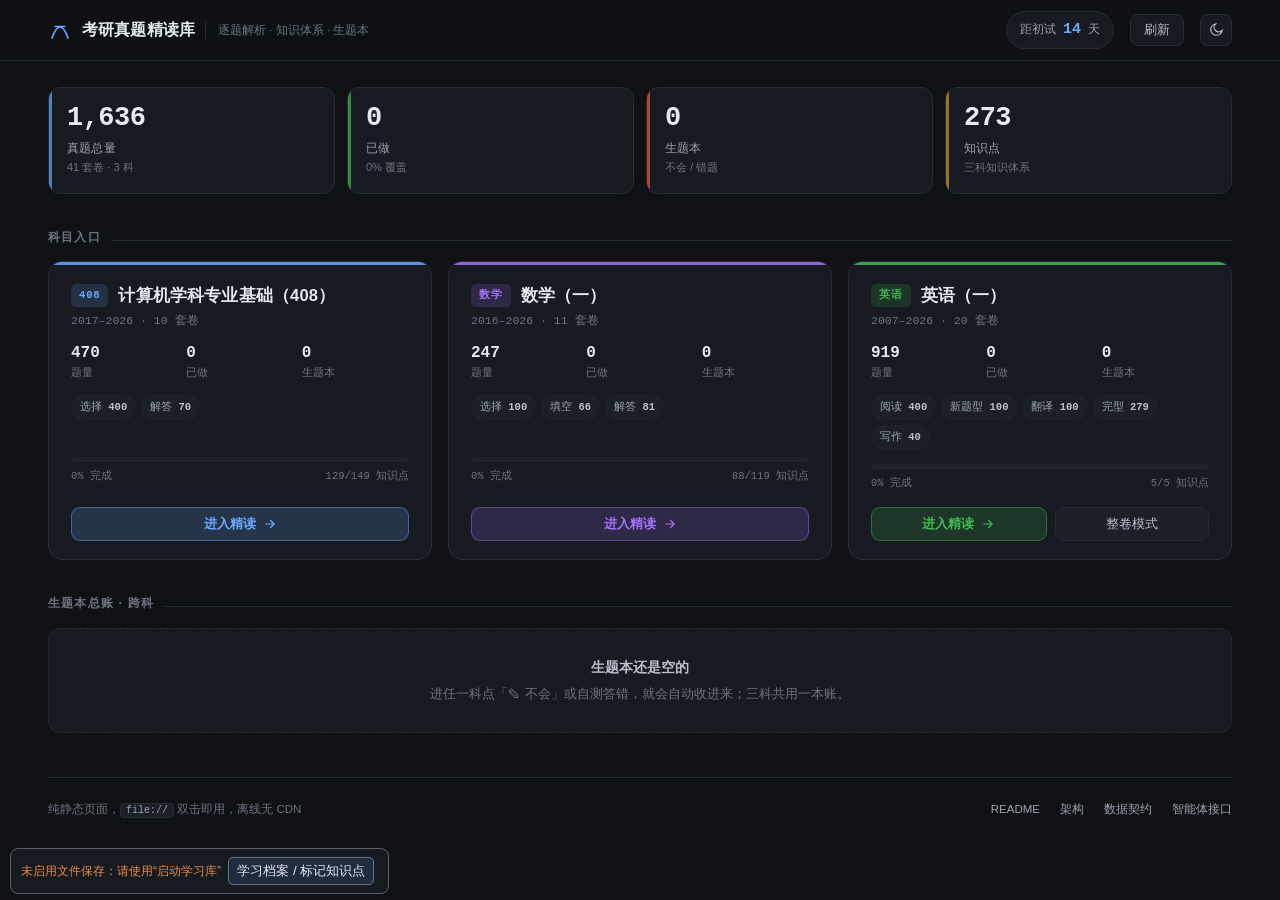
<file: index.html>
<!DOCTYPE html>
<html lang="zh-CN" data-theme="dark">
<head>
<meta charset="utf-8">
<meta name="viewport" content="width=device-width, initial-scale=1, viewport-fit=cover">
<meta name="color-scheme" content="dark light">
<title>考研真题精读库 · 英语一 / 数学一 / 408</title>
<meta name="description" content="2016–2026 考研英语（一）、数学（一）、408 计算机学科专业基础 —— 逐题解析、知识体系、生题本。纯静态离线可用。">
<link rel="icon" href="data:image/svg+xml,%3Csvg xmlns='http://www.w3.org/2000/svg' viewBox='0 0 24 24'%3E%3Crect width='24' height='24' rx='5' fill='%230f1115'/%3E%3Cpath d='M4 20c2.5-7 5.5-11 8-11s5.5 4 8 11' stroke='%236aa9ff' stroke-width='1.8' fill='none' stroke-linecap='round' stroke-linejoin='round'/%3E%3Cpath d='M7.2 8.5h9.6' stroke='%236aa9ff' stroke-width='1.8' stroke-linecap='round'/%3E%3C/svg%3E">
<link rel="stylesheet" href="shared/hub.css">
<script>if (location.protocol === "http:" && /^(127\.0\.0\.1|localhost)$/.test(location.hostname)) document.write("<script src=\"/api/bootstrap.js\"><\/script>");</script>
<script src="shared/study-storage.js"></script>
</head>
<body>

<!-- ================= 顶栏 ================= -->
<header class="topbar">
  <div class="wrap">
    <div class="brand">
      <svg class="logo" viewBox="0 0 24 24" fill="none" stroke="currentColor" stroke-width="1.7"
           stroke-linecap="round" stroke-linejoin="round" aria-hidden="true">
        <path d="M4 20c2.5-7 5.5-11 8-11s5.5 4 8 11"/>
        <path d="M7.2 8.5h9.6"/>
      </svg>
      <span class="brand-t">考研真题精读库</span>
      <span class="brand-s">逐题解析 · 知识体系 · 生题本</span>
    </div>
    <div class="spacer"></div>
    <div class="countdown" id="countdown">距初试 <b>—</b> 天</div>
    <button id="btn-refresh" class="tbtn" type="button" title="重新读取各科进度">刷新</button>
    <button id="btn-theme" class="tbtn icon" type="button" title="切换深浅色"></button>
  </div>
</header>

<main class="wrap">

  <!-- ================= 总览 ================= -->
  <section class="overview" id="overview" aria-label="总览"></section>

  <!-- ================= 三科入口 ================= -->
  <h2 class="sec-h">科目入口</h2>
  <section class="cards" id="cards" aria-label="科目"></section>

  <!-- ================= 生题本总账 ================= -->
  <h2 class="sec-h">生题本总账 · 跨科</h2>
  <div id="wbm"></div>

  <!-- ================= 页脚 ================= -->
  <footer class="foot">
    <span>纯静态页面，<kbd>file://</kbd> 双击即用，离线无 CDN</span>
    <span class="spacer"></span>
    <a href="README.md">README</a>
    <a href="docs/ARCHITECTURE.md">架构</a>
    <a href="docs/DATA-SCHEMA.md">数据契约</a>
    <a href="docs/AGENT.md">智能体接口</a>
  </footer>
</main>

<script src="data/manifest.js"></script>
<script src="shared/hub.js"></script>
</body>
</html>
</file>
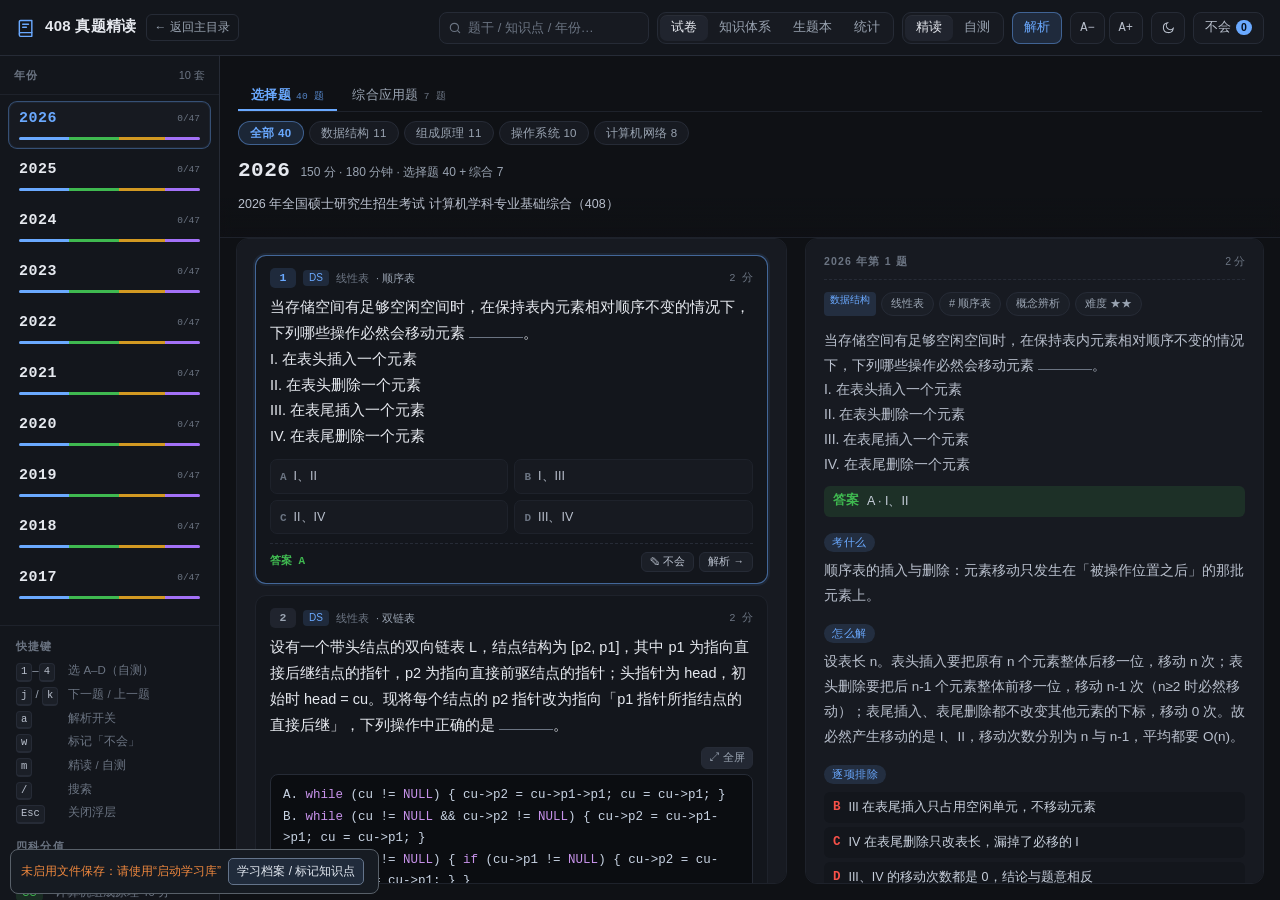
<file: subjects/408/index.html>
<!DOCTYPE html>
<html lang="zh-CN" data-theme="dark">
<head>
<meta charset="utf-8">
<meta name="viewport" content="width=device-width, initial-scale=1, viewport-fit=cover">
<meta name="color-scheme" content="dark light">
<title>408 真题精读系统 · 逐题解析 · 知识体系 · 生题本</title>
<link rel="icon" href="data:image/svg+xml,%3Csvg xmlns='http://www.w3.org/2000/svg' viewBox='0 0 24 24'%3E%3Crect width='24' height='24' rx='5' fill='%230f1115'/%3E%3Cpath d='M6 7h12M6 12h12M6 17h7' stroke='%236aa9ff' stroke-width='1.8' stroke-linecap='round'/%3E%3C/svg%3E">
<link rel="stylesheet" href="assets/style.css">
<link rel="stylesheet" href="assets/app.css">
<link rel="stylesheet" href="../../shared/subject-nav.css">
<script>if (location.protocol === "http:" && /^(127\.0\.0\.1|localhost)$/.test(location.hostname)) document.write("<script src=\"/api/bootstrap.js\"><\/script>");</script>
<script src="../../shared/study-storage.js"></script>
</head>
<body>

<!-- ================= 顶栏 ================= -->
<header class="topbar">
  <div class="brand">
    <svg class="logo" viewBox="0 0 24 24" fill="none" stroke="currentColor" stroke-width="1.7"
         stroke-linecap="round" stroke-linejoin="round" aria-hidden="true">
      <path d="M4 4.5A1.5 1.5 0 0 1 5.5 3H19v14.5H5.5A1.5 1.5 0 0 0 4 19z"/>
      <path d="M4 19v1.5A1.5 1.5 0 0 0 5.5 22H19v-4.5"/>
      <path d="M8 7.5h7M8 11h4.5"/>
    </svg>
    <span class="brand-t">408 真题精读</span>
    <a class="home-link" href="../../index.html" title="返回三科主目录">← 返回主目录</a>
    <span class="brand-s">逐题解析 · 知识体系 · 生题本</span>
  </div>

  <div class="tools">
    <div class="search-wrap">
      <svg class="ico" viewBox="0 0 24 24" fill="none" stroke="currentColor" stroke-width="2"
           stroke-linecap="round" aria-hidden="true">
        <circle cx="11" cy="11" r="7"/><path d="m20 20-3.5-3.5"/>
      </svg>
      <input id="search" type="search" placeholder="题干 / 知识点 / 年份…" autocomplete="off"
             spellcheck="false" aria-label="搜索题干、知识点或年份">
    </div>

    <div class="seg" id="view-seg" role="group" aria-label="视图">
      <button type="button" data-view="paper" class="on" title="试卷精读 (1)">试卷</button>
      <button type="button" data-view="kb" title="知识体系 (2)">知识体系</button>
      <button type="button" data-view="wrong" title="生题本 (3)">生题本</button>
      <button type="button" data-view="stats" title="统计 (4)">统计</button>
    </div>

    <div class="seg" id="mode-seg" role="group" aria-label="模式">
      <button type="button" data-mode="study" class="on" title="答案默认展开">精读</button>
      <button type="button" data-mode="quiz" title="先选再看答案，自动记录错题">自测</button>
    </div>

    <button id="btn-an" class="tbtn on" type="button" title="展开 / 折叠全部解析 (a)">解析</button>

    <div class="fs">
      <button id="fs-down" class="tbtn icon" type="button" title="缩小字号">A−</button>
      <button id="fs-up" class="tbtn icon" type="button" title="放大字号">A+</button>
    </div>

    <button id="btn-theme" class="tbtn icon" type="button" title="切换深浅色">
      <svg viewBox="0 0 24 24" fill="none" stroke="currentColor" stroke-width="1.8" stroke-linecap="round" aria-hidden="true">
        <path d="M21 12.8A8.5 8.5 0 1 1 11.2 3a6.6 6.6 0 0 0 9.8 9.8z"/>
      </svg>
    </button>

    <button id="btn-drawer" class="tbtn" type="button" title="生题本（不会的题）">
      不会 <span id="wb-count" class="cnt">0</span>
    </button>
  </div>
</header>

<!-- ================= 视图 1：试卷 ================= -->
<div class="layout" id="view-paper">
  <aside class="col col-left" aria-label="年份导航">
    <div class="colhead">年份<span class="spacer" id="year-count"></span></div>
    <ul class="yearlist" id="yearlist"></ul>
    <div class="hints">
      <h4>快捷键</h4>
      <dl>
        <dt><kbd>1</kbd>–<kbd>4</kbd></dt><dd>选 A–D（自测）</dd>
        <dt><kbd>j</kbd> / <kbd>k</kbd></dt><dd>下一题 / 上一题</dd>
        <dt><kbd>a</kbd></dt><dd>解析开关</dd>
        <dt><kbd>w</kbd></dt><dd>标记「不会」</dd>
        <dt><kbd>m</kbd></dt><dd>精读 / 自测</dd>
        <dt><kbd>/</kbd></dt><dd>搜索</dd>
        <dt><kbd>Esc</kbd></dt><dd>关闭浮层</dd>
      </dl>
      <h4 style="margin-top:14px">四科分值</h4>
      <dl id="dist-list"></dl>
    </div>
  </aside>

  <main class="main" aria-label="试卷正文">
    <div class="dochead">
      <div class="dochead-in">
        <div class="tabs" id="tabs" role="tablist" aria-label="题型">
          <button type="button" data-tab="choice" role="tab">选择题<span class="tb-n" data-n="choice"></span></button>
          <button type="button" data-tab="big" role="tab">综合应用题<span class="tb-n" data-n="big"></span></button>
        </div>
        <div class="subrow" id="subjects"></div>
        <div class="doc-title">
          <span class="doc-year" id="doc-year">—</span>
          <span class="doc-meta" id="doc-meta"></span>
        </div>
        <p class="doc-topic" id="doc-topic"></p>
      </div>
    </div>

    <div class="work">
      <section class="pane pane-q" id="qlist" aria-label="题目"></section>
      <section class="pane pane-a" id="detail" aria-label="解析"></section>
    </div>
  </main>
</div>

<!-- ================= 视图 2：知识体系 ================= -->
<div class="layout layout-wide" id="view-kb" hidden>
  <aside class="col col-left" aria-label="知识树">
    <div class="colhead">知识体系<span class="spacer" id="kb-count"></span></div>
    <div class="kbtree" id="kbtree"></div>
  </aside>
  <main class="main" aria-label="知识点详情">
    <div class="dochead"><div class="dochead-in">
      <div class="doc-title"><span class="doc-year" id="kb-title">知识体系总览</span><span class="doc-meta" id="kb-meta"></span></div>
      <p class="doc-topic" id="kb-topic">左侧选一个学科 / 模块 / 知识点，右侧列出近十年全部真题与你的掌握情况。</p>
    </div></div>
    <div class="work work-single"><section class="pane" id="kb-body"></section></div>
  </main>
</div>

<!-- ================= 视图 3：生题本 ================= -->
<div class="layout layout-wide" id="view-wrong" hidden>
  <main class="main" style="grid-column:1/-1">
    <div class="dochead"><div class="dochead-in">
      <div class="doc-title"><span class="doc-year">生题本</span><span class="doc-meta" id="wb-meta"></span></div>
      <p class="doc-topic">标记为「不会 / 做错」的题在这里按知识点聚合。做完一轮再回来重做，错两次以上的会被顶到最上面。</p>
    </div></div>
    <div class="work work-single"><section class="pane" id="wb-body"></section></div>
  </main>
</div>

<!-- ================= 视图 4：统计 ================= -->
<div class="layout layout-wide" id="view-stats" hidden>
  <main class="main" style="grid-column:1/-1">
    <div class="dochead"><div class="dochead-in">
      <div class="doc-title"><span class="doc-year">统计</span><span class="doc-meta" id="st-meta"></span></div>
      <p class="doc-topic">做题记录只存本地（localStorage），换电脑请用「生题本 → 导出 Markdown」搬。</p>
    </div></div>
    <div class="work work-single"><section class="pane" id="st-body"></section></div>
  </main>
</div>

<!-- ================= 生题本抽屉 ================= -->
<aside class="drawer" id="drawer" hidden aria-label="生题本">
  <div class="dw-h">
    <h2>生题本</h2>
    <span class="cnt2" id="wb-cnt2">0 题</span>
    <button type="button" class="x" id="dw-close" title="关闭 (Esc)">×</button>
  </div>
  <ul class="wb-list" id="wb-list"></ul>
  <div class="dw-f">
    <button type="button" class="mini pri" id="wb-copy">复制 Markdown</button>
    <button type="button" class="mini" id="wb-csv">导出 CSV</button>
    <button type="button" class="mini danger" id="wb-clear">清空</button>
  </div>
</aside>

<!-- ================= 代码全屏 ================= -->
<div class="codemodal" id="codemodal" hidden>
  <div class="cm-box">
    <div class="cm-h">
      <span id="cm-title">代码</span>
      <span class="sp"></span>
      <button type="button" class="mini" id="cm-copy">复制</button>
      <button type="button" class="x" id="cm-close" title="关闭 (Esc)">×</button>
    </div>
    <pre class="code" id="cm-body"></pre>
  </div>
</div>

<div class="toast" id="toast" role="status" aria-live="polite"></div>

<!-- ================= 数据 ================= -->
<script>window.__CS408__ = window.__CS408__ || {};</script>
<script src="data/kb.js"></script>

<script src="data/paper/2017.js"></script>
<script src="data/paper/2018.js"></script>
<script src="data/paper/2019.js"></script>
<script src="data/paper/2020.js"></script>
<script src="data/paper/2021.js"></script>
<script src="data/paper/2022.js"></script>
<script src="data/paper/2023.js"></script>
<script src="data/paper/2024.js"></script>
<script src="data/paper/2025.js"></script>
<script src="data/paper/2026.js"></script>

<script src="assets/app.js"></script>
</body>
</html>
</file>
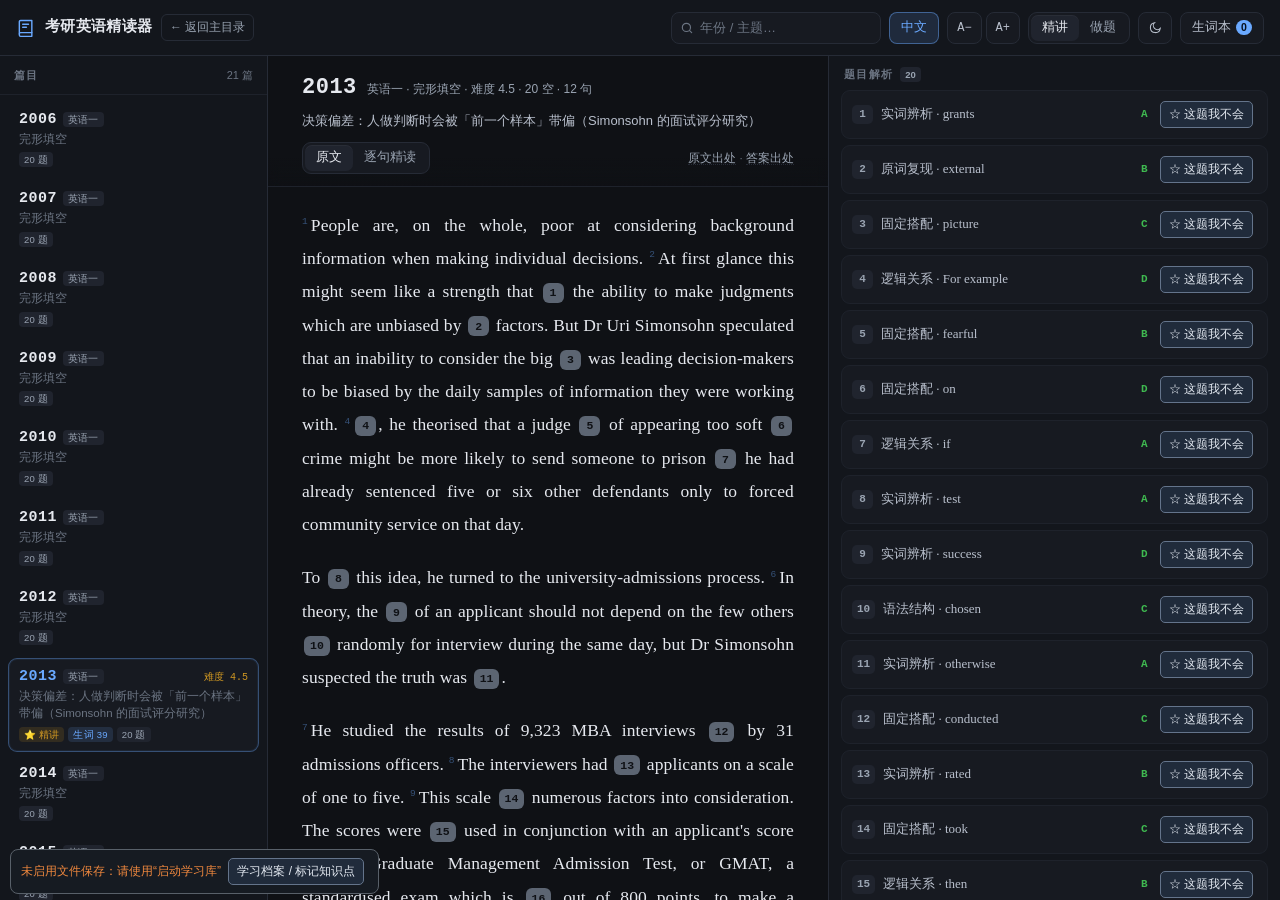
<file: subjects/english/index.html>
<!DOCTYPE html>
<html lang="zh-CN" data-theme="dark">
<head>
<meta charset="utf-8">
<meta name="viewport" content="width=device-width, initial-scale=1, viewport-fit=cover">
<meta name="color-scheme" content="dark light">
<title>考研英语精读器 · 完形填空逐题逐句</title>
<link rel="stylesheet" href="assets/style.css">
<link rel="stylesheet" href="../../shared/subject-nav.css">
<script>if (location.protocol === "http:" && /^(127\.0\.0\.1|localhost)$/.test(location.hostname)) document.write("<script src=\"/api/bootstrap.js\"><\/script>");</script>
<script src="../../shared/study-storage.js"></script>
</head>
<body>

<!-- ============ 顶栏 ============ -->
<header class="topbar">
  <div class="brand">
    <svg class="logo" viewBox="0 0 24 24" fill="none" stroke="currentColor" stroke-width="1.7"
         stroke-linecap="round" stroke-linejoin="round" aria-hidden="true">
      <path d="M4 4.5A1.5 1.5 0 0 1 5.5 3H19v14.5H5.5A1.5 1.5 0 0 0 4 19z"/>
      <path d="M4 19v1.5A1.5 1.5 0 0 0 5.5 22H19v-4.5"/>
      <path d="M8 7.5h7M8 11h4.5"/>
    </svg>
    <span class="brand-t">考研英语精读器</span>
    <a class="home-link" href="../../index.html" title="返回三科主目录">← 返回主目录</a>
    <span class="brand-s">完形填空 · 逐题逐句</span>
  </div>

  <div class="tools">
    <div class="search-wrap">
      <svg class="ico" viewBox="0 0 24 24" fill="none" stroke="currentColor" stroke-width="2"
           stroke-linecap="round" aria-hidden="true">
        <circle cx="11" cy="11" r="7"/><path d="m20 20-3.5-3.5"/>
      </svg>
      <input id="search" type="search" placeholder="年份 / 主题…" autocomplete="off" spellcheck="false" aria-label="搜索年份或主题">
    </div>

    <button id="btn-zh" class="tbtn" type="button" title="显示 / 隐藏中文译文 (z)">中文</button>

    <div class="fs">
      <button id="fs-down" class="tbtn icon" type="button" title="缩小字号">A−</button>
      <button id="fs-up" class="tbtn icon" type="button" title="放大字号">A+</button>
    </div>

    <div class="seg" id="mode-seg" role="group" aria-label="模式">
      <button type="button" data-mode="study" class="on">精讲</button>
      <button type="button" data-mode="practice">做题</button>
    </div>

    <button id="btn-theme" class="tbtn icon" type="button" title="切换深浅色">
      <svg viewBox="0 0 24 24" fill="none" stroke="currentColor" stroke-width="1.8" stroke-linecap="round" aria-hidden="true">
        <path d="M21 12.8A8.5 8.5 0 1 1 11.2 3a6.6 6.6 0 0 0 9.8 9.8z"/>
      </svg>
    </button>

    <button id="btn-drawer" class="tbtn" type="button" title="生词本">
      生词本 <span id="wb-count" class="cnt">0</span>
    </button>
  </div>
</header>

<!-- ============ 三栏 ============ -->
<div class="layout">

  <!-- 左栏 -->
  <aside class="col col-left" aria-label="篇目导航">
    <div class="colhead">
      篇目
      <span class="spacer" id="year-count"></span>
    </div>
    <ul class="yearlist" id="yearlist"></ul>
    <div class="hints">
      <h4>快捷键</h4>
      <dl>
        <dt><kbd>j</kbd> / <kbd>k</kbd></dt><dd>下一个 / 上一个空位</dd>
        <dt><kbd>/</kbd></dt><dd>聚焦搜索</dd>
        <dt><kbd>z</kbd></dt><dd>中文译文开关</dd>
        <dt><kbd>Esc</kbd></dt><dd>关闭卡片 / 工具条</dd>
        <dt><kbd>Ctrl</kbd>+滚轮</dt><dd>缩放正文</dd>
      </dl>
    </div>
  </aside>

  <!-- 中栏 -->
  <section class="col col-mid" aria-label="原文阅读">
    <div class="dochead">
      <div class="dochead-in">
        <div class="doc-title">
          <span class="doc-year" id="doc-year">—</span>
          <span class="doc-meta" id="doc-meta"></span>
        </div>
        <p class="doc-topic" id="doc-topic"></p>
        <div class="doc-foot">
          <div class="seg" id="view-seg" role="group" aria-label="视图">
            <button type="button" data-view="text" class="on">原文</button>
            <button type="button" data-view="sentence">逐句精读</button>
          </div>
          <span class="spacer"></span>
          <span class="src" id="doc-src"></span>
        </div>
      </div>
    </div>
    <article class="reading" id="reading"></article>
  </section>

  <!-- 右栏 -->
  <aside class="col col-right" aria-label="解析面板">
    <div class="wordcard" id="wordcard" hidden></div>
    <div class="panel" id="panel"></div>
  </aside>

</div>

<!-- ============ 划词工具条 ============ -->
<div class="selbar" id="selbar" hidden role="toolbar" aria-label="划词工具条">
  <span class="sw" id="selbar-word">word</span>
  <button type="button" data-act="copy" title="复制单词，给划词翻译插件用">复制</button>
  <a href="#" data-act="youdao" target="_blank" rel="noopener noreferrer">有道</a>
  <a href="#" data-act="cambridge" target="_blank" rel="noopener noreferrer">剑桥</a>
  <button type="button" data-act="star" class="star" title="加入生词本">★ 生词本</button>
</div>

<!-- ============ 生词本抽屉 ============ -->
<aside class="drawer" id="drawer" hidden aria-label="生词本">
  <div class="dw-h">
    <h2>生词本</h2>
    <span class="cnt2" id="wb-cnt2">0 个词</span>
    <button type="button" class="x" id="dw-close" title="关闭 (Esc)">×</button>
  </div>
  <ul class="wb-list" id="wb-list"></ul>
  <div class="dw-f">
    <button type="button" class="mini pri" id="wb-copy">复制全部</button>
    <button type="button" class="mini" id="wb-csv">导出 CSV</button>
    <button type="button" class="mini danger" id="wb-clear">清空</button>
  </div>
</aside>

<div class="toast" id="toast" role="status" aria-live="polite"></div>

<!-- ============ 数据（file:// 友好：script 注入，缺失静默） ============ -->
<script>window.__WX__ = window.__WX__ || {};</script>
<script src="data/wx/2006.js" onerror="this.dataset.missing='1'"></script>
<script src="data/wx/2007.js" onerror="this.dataset.missing='1'"></script>
<script src="data/wx/2008.js" onerror="this.dataset.missing='1'"></script>
<script src="data/wx/2009.js" onerror="this.dataset.missing='1'"></script>
<script src="data/wx/2010.js" onerror="this.dataset.missing='1'"></script>
<script src="data/wx/2011.js" onerror="this.dataset.missing='1'"></script>
<script src="data/wx/2012.js" onerror="this.dataset.missing='1'"></script>
<script src="data/wx/2013.js" onerror="this.dataset.missing='1'"></script>
<script src="data/wx/2014.js" onerror="this.dataset.missing='1'"></script>
<script src="data/wx/2015.js" onerror="this.dataset.missing='1'"></script>
<script src="data/wx/2016.js" onerror="this.dataset.missing='1'"></script>
<script src="data/wx/2017.js" onerror="this.dataset.missing='1'"></script>
<script src="data/wx/2018.js" onerror="this.dataset.missing='1'"></script>
<script src="data/wx/2019.js" onerror="this.dataset.missing='1'"></script>
<script src="data/wx/2020.js" onerror="this.dataset.missing='1'"></script>
<script src="data/wx/2021.js" onerror="this.dataset.missing='1'"></script>
<script src="data/wx/2022.js" onerror="this.dataset.missing='1'"></script>
<script src="data/wx/2023.js" onerror="this.dataset.missing='1'"></script>
<script src="data/wx/2024.js" onerror="this.dataset.missing='1'"></script>
<script src="data/wx/2025.js" onerror="this.dataset.missing='1'"></script>
<script src="data/wx/2026.js" onerror="this.dataset.missing='1'"></script>
<script src="assets/app.js"></script>
</body>
</html>
</file>
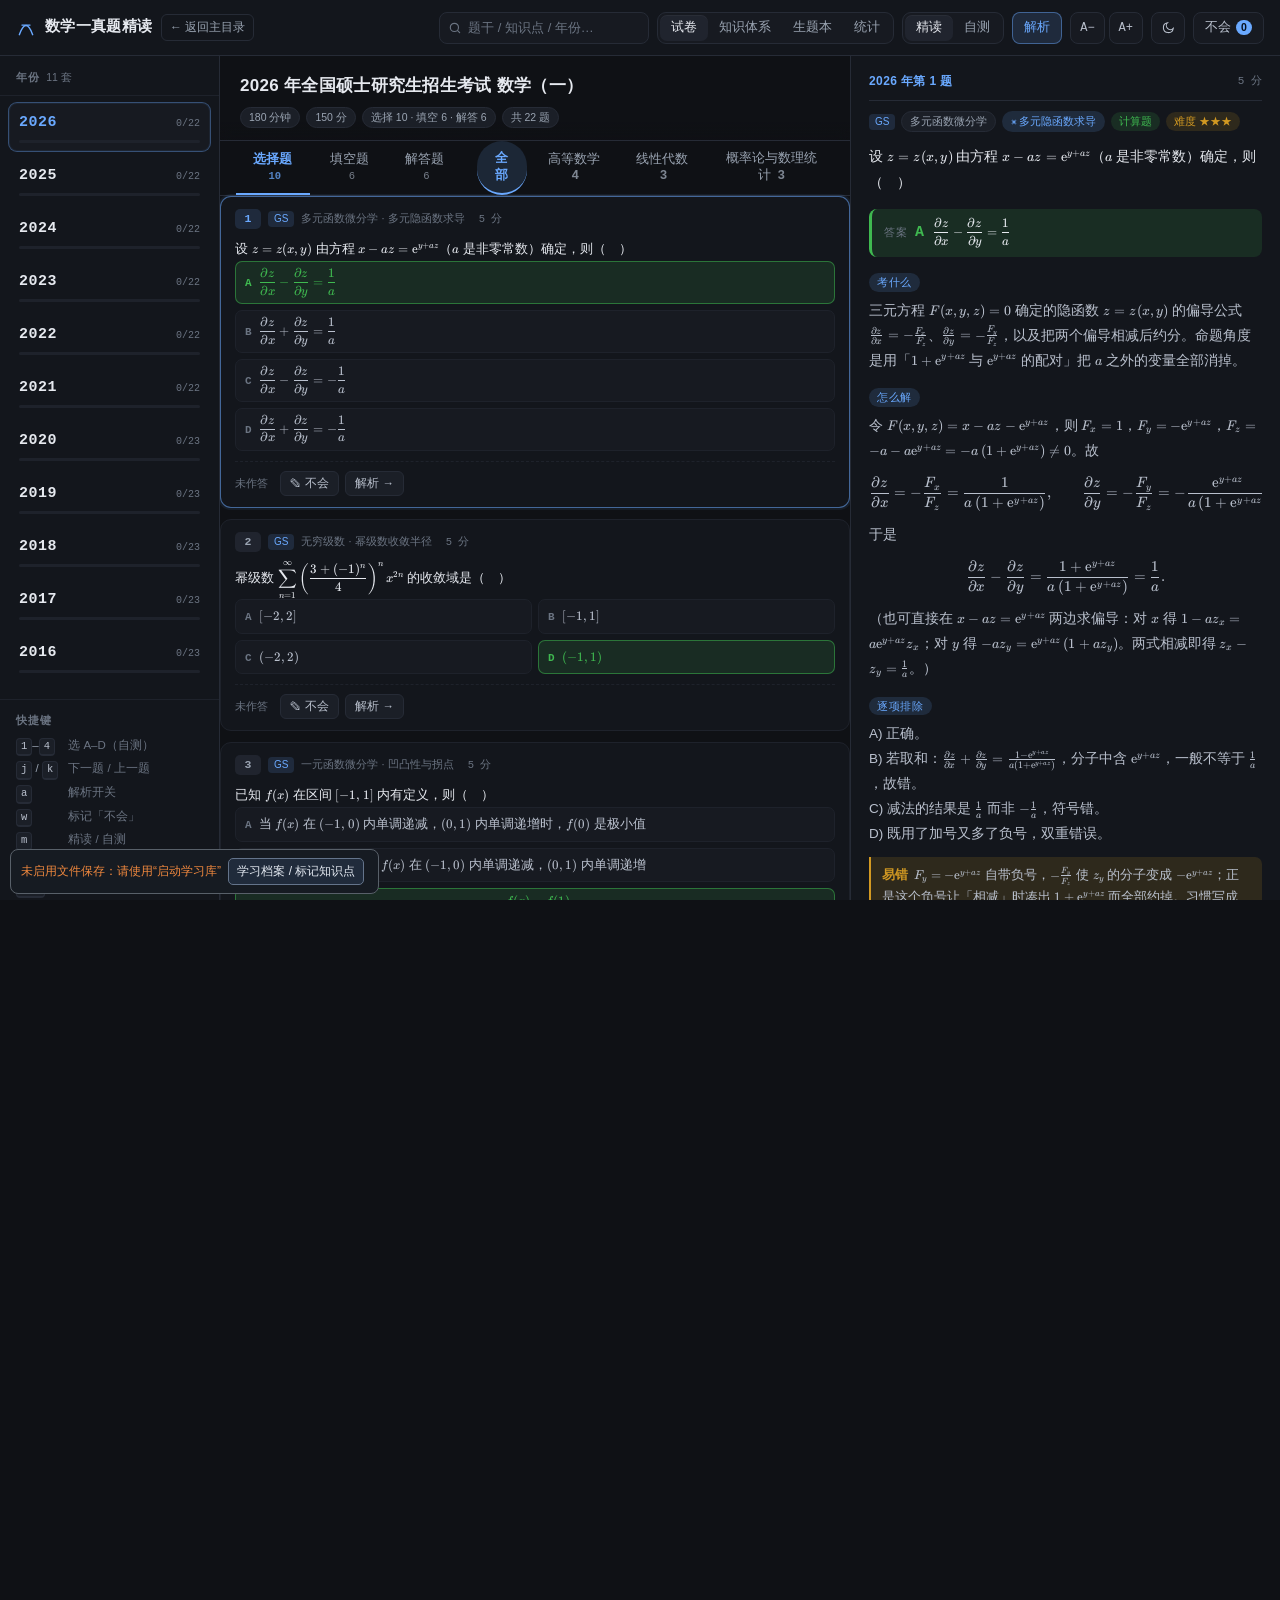
<file: subjects/math/index.html>
<!DOCTYPE html>
<html lang="zh-CN" data-theme="dark">
<head>
<meta charset="utf-8">
<meta name="viewport" content="width=device-width, initial-scale=1, viewport-fit=cover">
<meta name="color-scheme" content="dark light">
<title>数学一真题精读 · 逐题解析 · 知识体系 · 生题本</title>
<link rel="icon" href="data:image/svg+xml,%3Csvg xmlns='http://www.w3.org/2000/svg' viewBox='0 0 24 24'%3E%3Crect width='24' height='24' rx='5' fill='%230f1115'/%3E%3Cpath d='M7 16l3-8 4 10 3-8' stroke='%235b9dff' stroke-width='1.8' fill='none' stroke-linecap='round' stroke-linejoin='round'/%3E%3C/svg%3E">
<link rel="stylesheet" href="assets/style.css">
<link rel="stylesheet" href="../../shared/vendor/katex/katex.min.css">
<link rel="stylesheet" href="assets/app.css">
<link rel="stylesheet" href="../../shared/subject-nav.css">
<script>if (location.protocol === "http:" && /^(127\.0\.0\.1|localhost)$/.test(location.hostname)) document.write("<script src=\"/api/bootstrap.js\"><\/script>");</script>
<script src="../../shared/study-storage.js"></script>
</head>
<body>

<!-- ================= 顶栏 ================= -->
<header class="topbar">
  <div class="brand">
    <svg class="logo" viewBox="0 0 24 24" fill="none" stroke="currentColor" stroke-width="1.7"
         stroke-linecap="round" stroke-linejoin="round" aria-hidden="true">
      <path d="M4 20c2.5-7 5.5-11 8-11s5.5 4 8 11"/>
      <path d="M7.2 8.5h9.6"/>
    </svg>
    <span class="brand-t">数学一真题精读</span>
    <a class="home-link" href="../../index.html" title="返回三科主目录">← 返回主目录</a>
    <span class="brand-s">逐题解析 · 知识体系 · 生题本</span>
  </div>

  <div class="tools">
    <div class="search-wrap">
      <svg class="ico" viewBox="0 0 24 24" fill="none" stroke="currentColor" stroke-width="2"
           stroke-linecap="round" aria-hidden="true">
        <circle cx="11" cy="11" r="7"/><path d="m20 20-3.5-3.5"/>
      </svg>
      <input id="search" type="search" placeholder="题干 / 知识点 / 年份…" autocomplete="off"
             spellcheck="false" aria-label="搜索题干、知识点或年份">
    </div>

    <div class="seg" id="view-seg" role="group" aria-label="视图">
      <button type="button" data-view="paper" class="on" title="试卷精读 (1)">试卷</button>
      <button type="button" data-view="kb" title="知识体系 (2)">知识体系</button>
      <button type="button" data-view="wrong" title="生题本 (3)">生题本</button>
      <button type="button" data-view="stats" title="统计 (4)">统计</button>
    </div>

    <div class="seg" id="mode-seg" role="group" aria-label="模式">
      <button type="button" data-mode="study" class="on" title="答案默认展开">精读</button>
      <button type="button" data-mode="quiz" title="先做再看答案，自动记录错题">自测</button>
    </div>

    <button id="btn-an" class="tbtn on" type="button" title="展开 / 折叠全部解析 (a)">解析</button>

    <div class="fs">
      <button id="fs-down" class="tbtn icon" type="button" title="缩小字号">A−</button>
      <button id="fs-up" class="tbtn icon" type="button" title="放大字号">A+</button>
    </div>

    <button id="btn-theme" class="tbtn icon" type="button" title="切换深浅色">
      <svg viewBox="0 0 24 24" fill="none" stroke="currentColor" stroke-width="1.8" stroke-linecap="round" aria-hidden="true">
        <path d="M21 12.8A8.5 8.5 0 1 1 11.2 3a6.6 6.6 0 0 0 9.8 9.8z"/>
      </svg>
    </button>

    <button id="btn-drawer" class="tbtn" type="button" title="生题本（不会的题）">
      不会 <span id="wb-count" class="cnt">0</span>
    </button>
  </div>
</header>

<!-- ================= 视图 1：试卷 ================= -->
<div class="layout" id="view-paper">
  <aside class="col col-left" aria-label="年份导航">
    <div class="colhead">年份<span class="spacer" id="year-count"></span></div>
    <ul class="yearlist" id="yearlist"></ul>
    <div class="hints">
      <h4>快捷键</h4>
      <dl>
        <dt><kbd>1</kbd>–<kbd>4</kbd></dt><dd>选 A–D（自测）</dd>
        <dt><kbd>j</kbd> / <kbd>k</kbd></dt><dd>下一题 / 上一题</dd>
        <dt><kbd>a</kbd></dt><dd>解析开关</dd>
        <dt><kbd>w</kbd></dt><dd>标记「不会」</dd>
        <dt><kbd>m</kbd></dt><dd>精读 / 自测</dd>
        <dt><kbd>/</kbd></dt><dd>搜索</dd>
        <dt><kbd>Esc</kbd></dt><dd>关闭浮层</dd>
      </dl>
      <h4>三科分值</h4>
      <ul class="legend" id="legend"></ul>
    </div>
  </aside>

  <main class="col col-mid">
    <div class="dochead" id="dochead"></div>
    <div class="section-tabs" id="tabs" role="tablist"></div>
    <div class="qlist" id="qlist"></div>
  </main>

  <aside class="col col-right" id="detail" aria-label="题目详情"></aside>
</div>

<!-- ================= 视图 2：知识体系 ================= -->
<div class="layout layout-wide" id="view-kb" hidden>
  <aside class="col col-left" aria-label="知识树">
    <div class="colhead">知识体系<span class="spacer" id="kb-count"></span></div>
    <div class="kbtree" id="kbtree"></div>
  </aside>
  <main class="col col-mid" id="kbmain"></main>
</div>

<!-- ================= 视图 3：生题本 ================= -->
<div class="layout layout-wide" id="view-wrong" hidden>
  <main class="col col-mid" id="wrongmain" style="grid-column: 1 / -1"></main>
</div>

<!-- ================= 视图 4：统计 ================= -->
<div class="layout layout-wide" id="view-stats" hidden>
  <main class="col col-mid" id="statsmain" style="grid-column: 1 / -1"></main>
</div>

<!-- ================= 抽屉：生题本 ================= -->
<aside class="drawer" id="drawer" hidden>
  <div class="drawer-h">
    <strong>生题本 · 不会的题</strong>
    <span class="spacer"></span>
    <button type="button" class="x" id="drawer-x" title="关闭 (Esc)">×</button>
  </div>
  <div class="drawer-b" id="drawer-b"></div>
  <div class="drawer-f">
    <button type="button" class="mini" id="wb-md">导出 Markdown</button>
    <button type="button" class="mini" id="wb-csv">导出 CSV</button>
    <button type="button" class="mini danger" id="wb-clear">清空</button>
  </div>
</aside>

<div class="toast" id="toast" role="status" aria-live="polite"></div>

<!-- ================= 数据 ================= -->
<script>window.__MATH__ = window.__MATH__ || {};</script>
<script src="data/kb.js"></script>

<script src="data/paper/2016.js"></script>
<script src="data/paper/2017.js"></script>
<script src="data/paper/2018.js"></script>
<script src="data/paper/2019.js"></script>
<script src="data/paper/2020.js"></script>
<script src="data/paper/2021.js"></script>
<script src="data/paper/2022.js"></script>
<script src="data/paper/2023.js"></script>
<script src="data/paper/2024.js"></script>
<script src="data/paper/2025.js"></script>
<script src="data/paper/2026.js"></script>

<script src="../../shared/vendor/katex/katex.min.js"></script>
<script src="assets/app.js"></script>
</body>
</html>
</file>
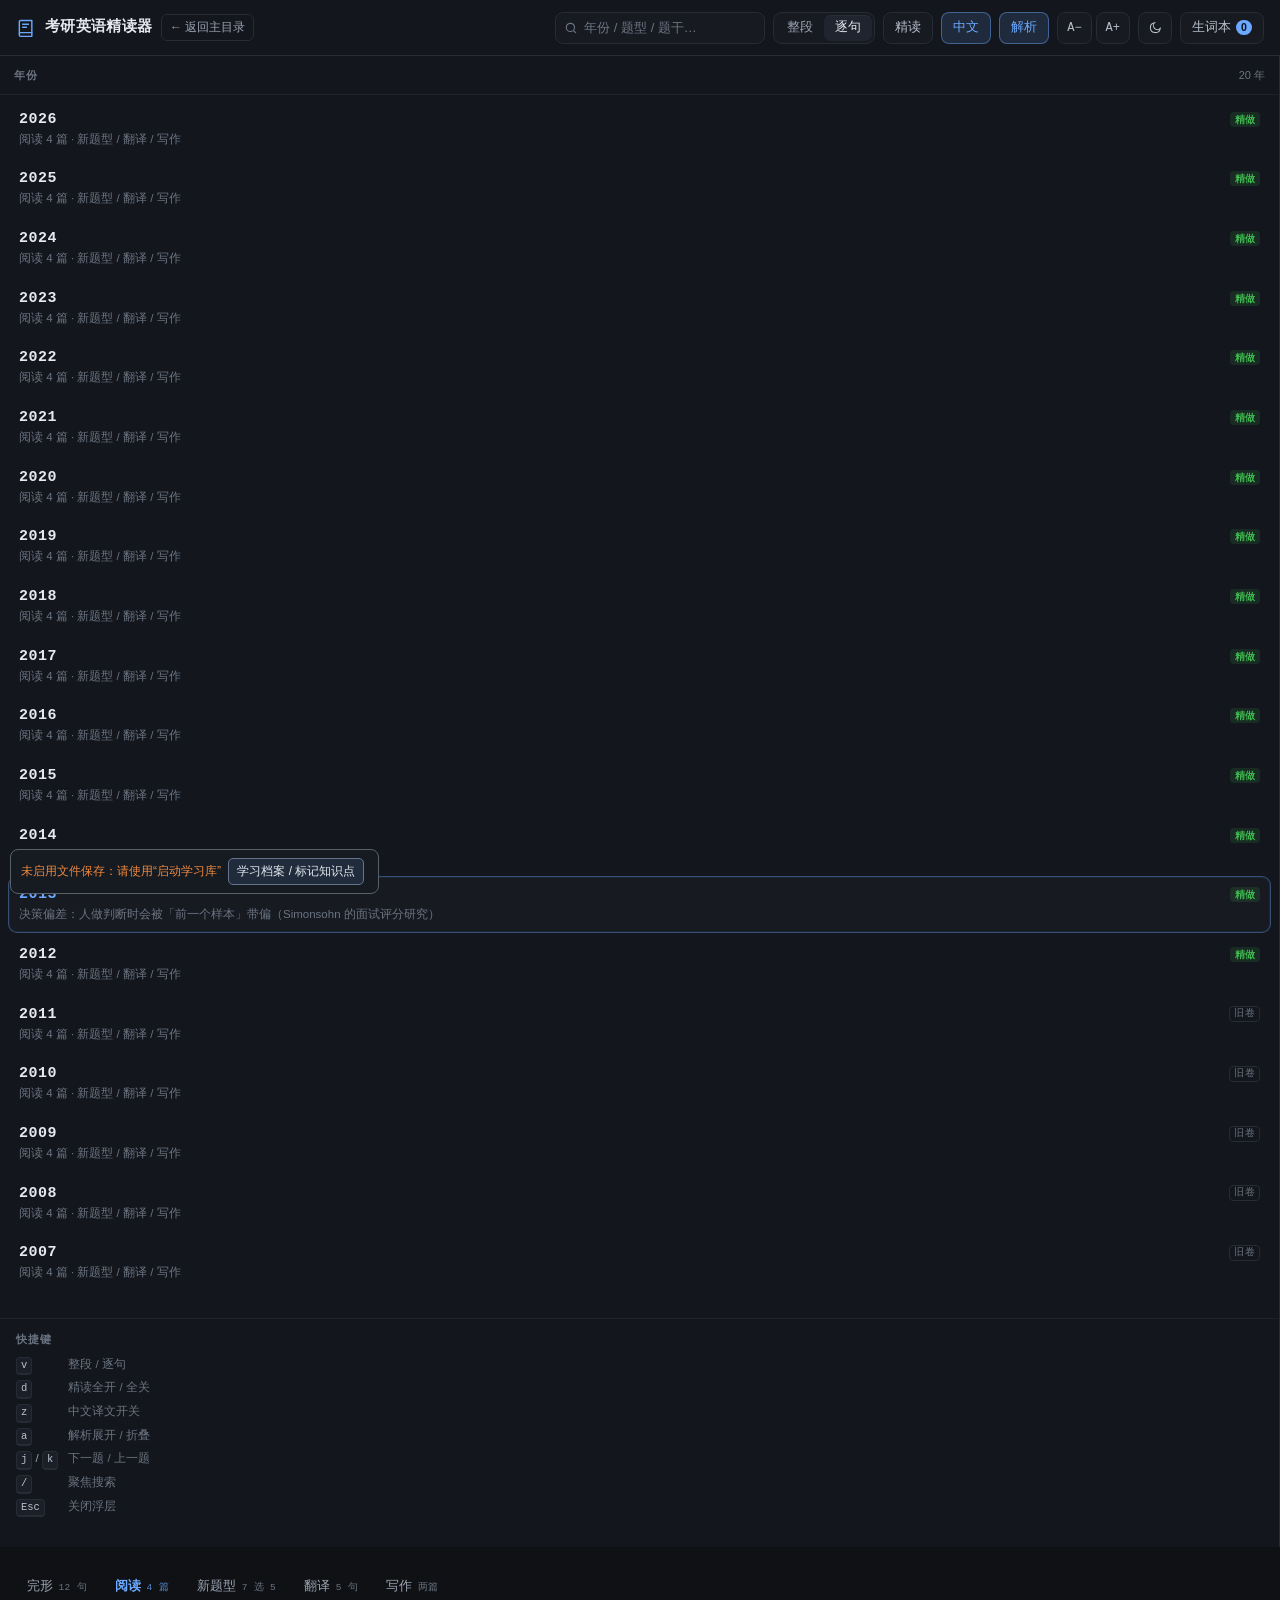
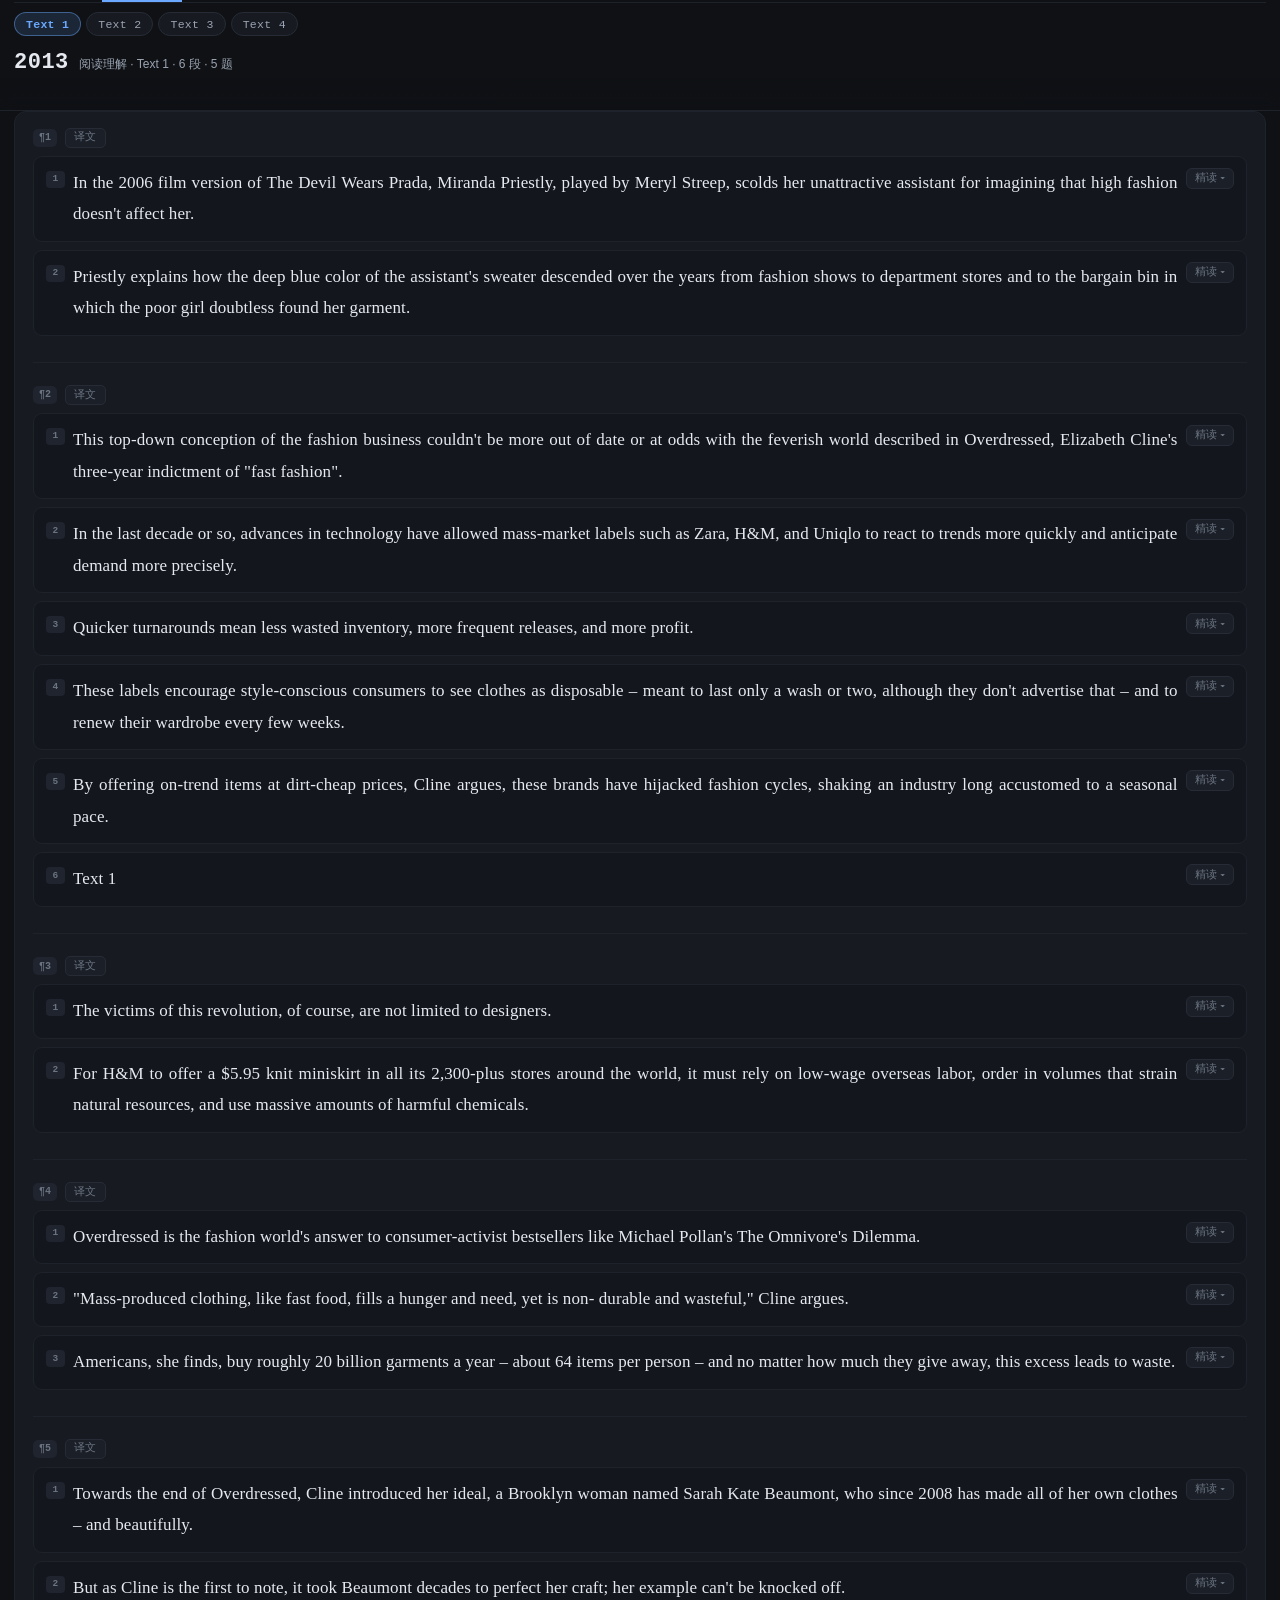
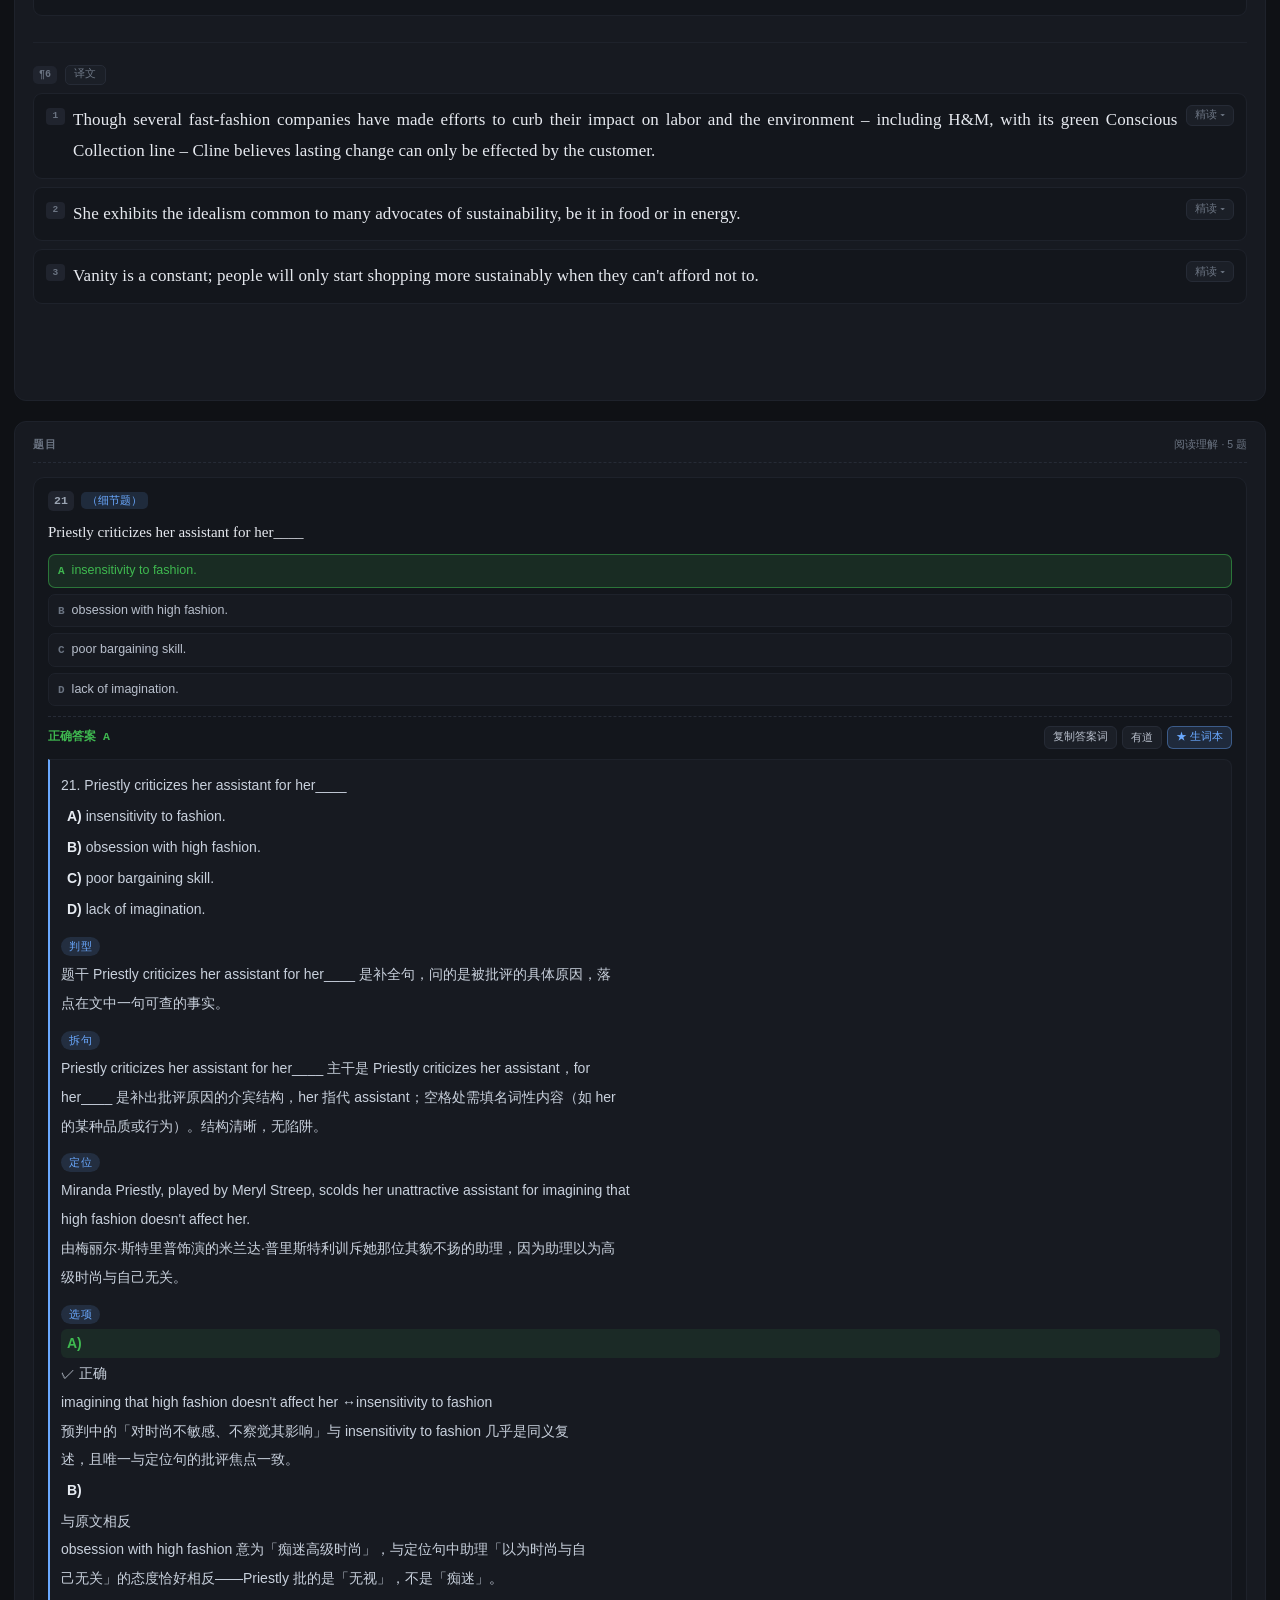
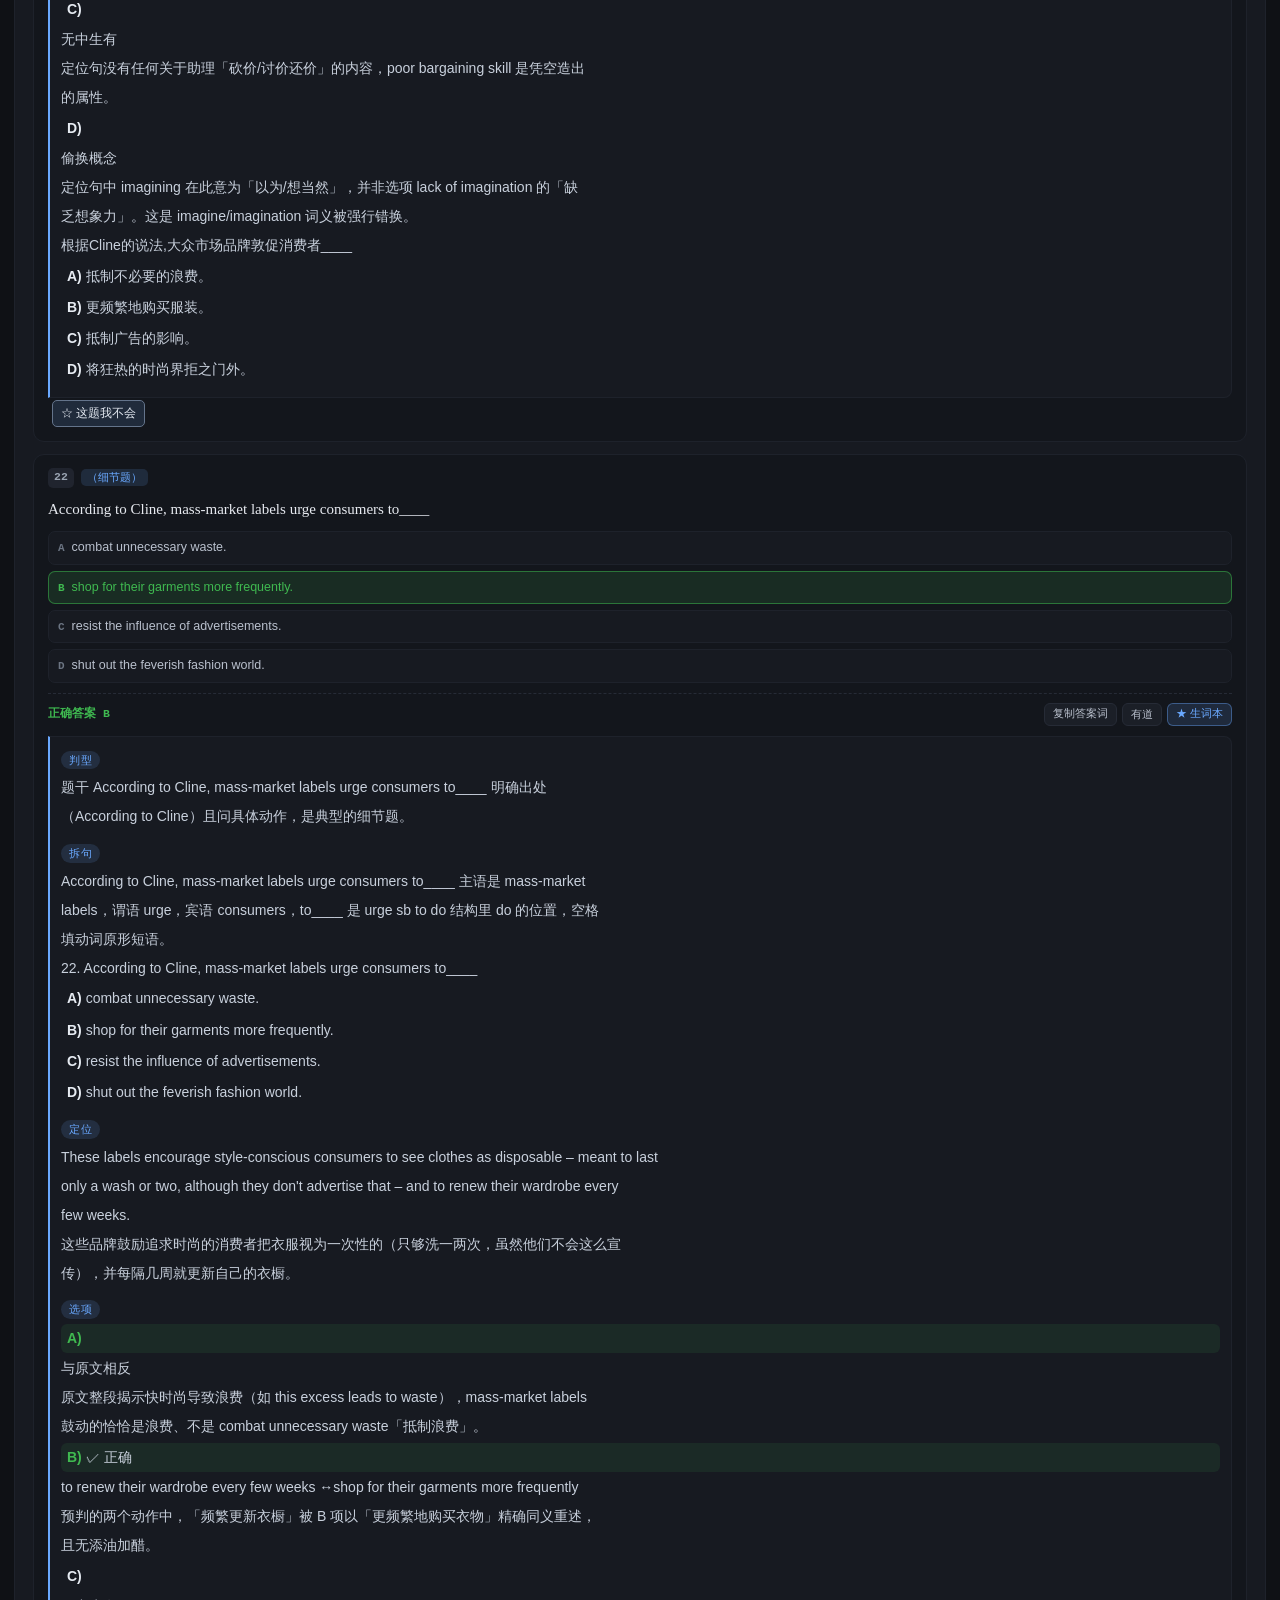
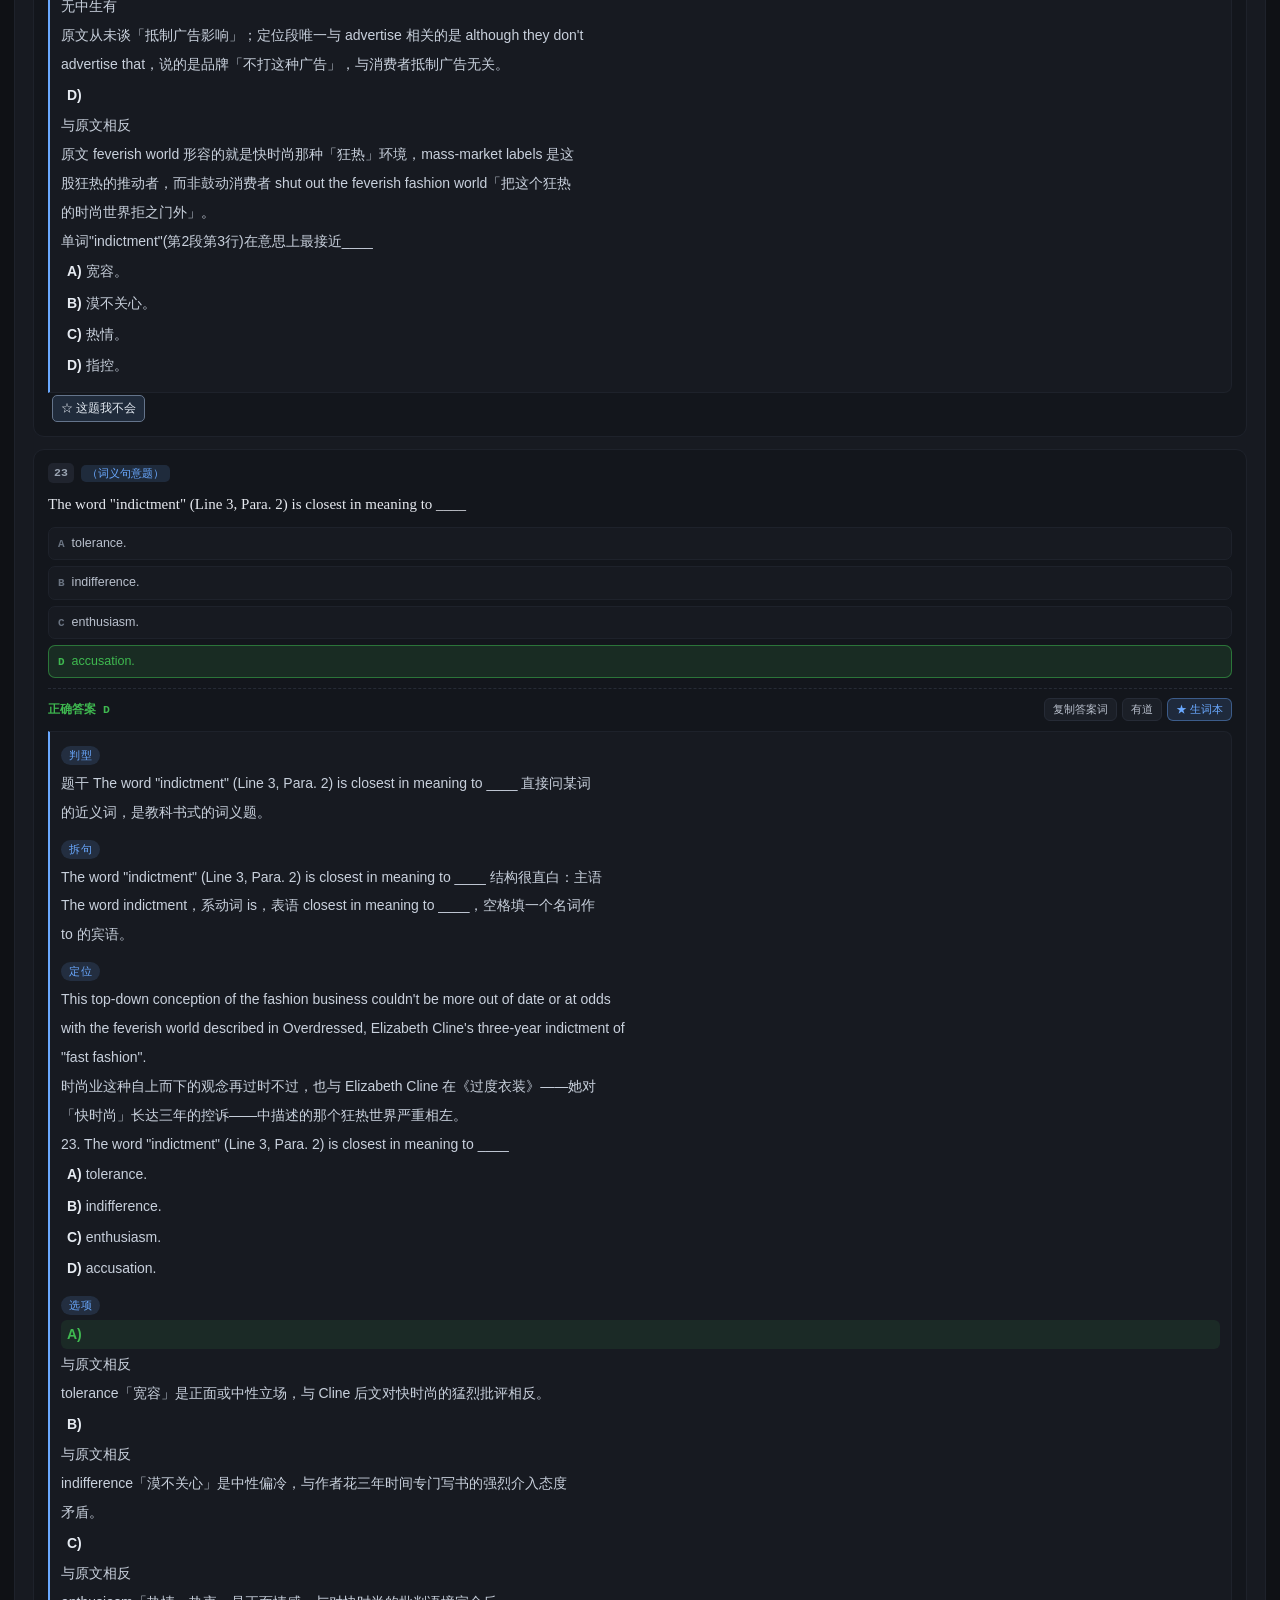
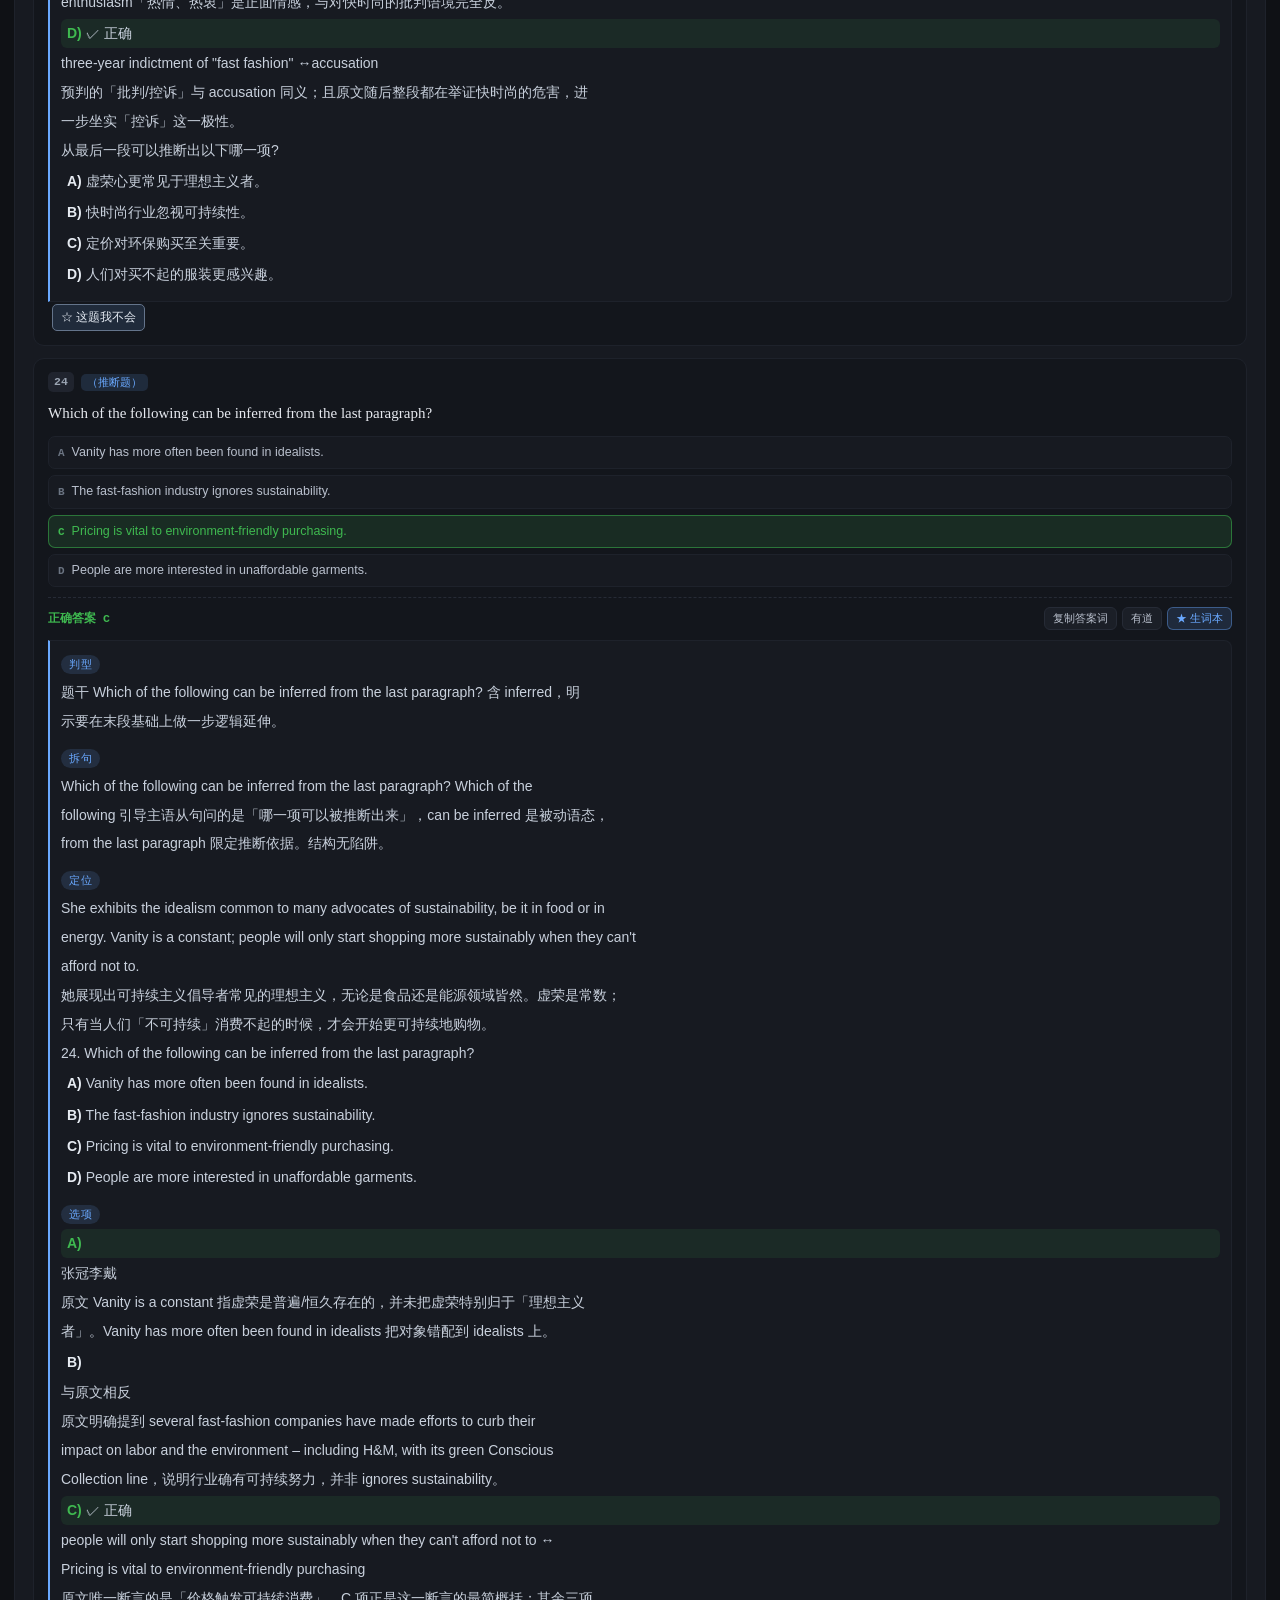
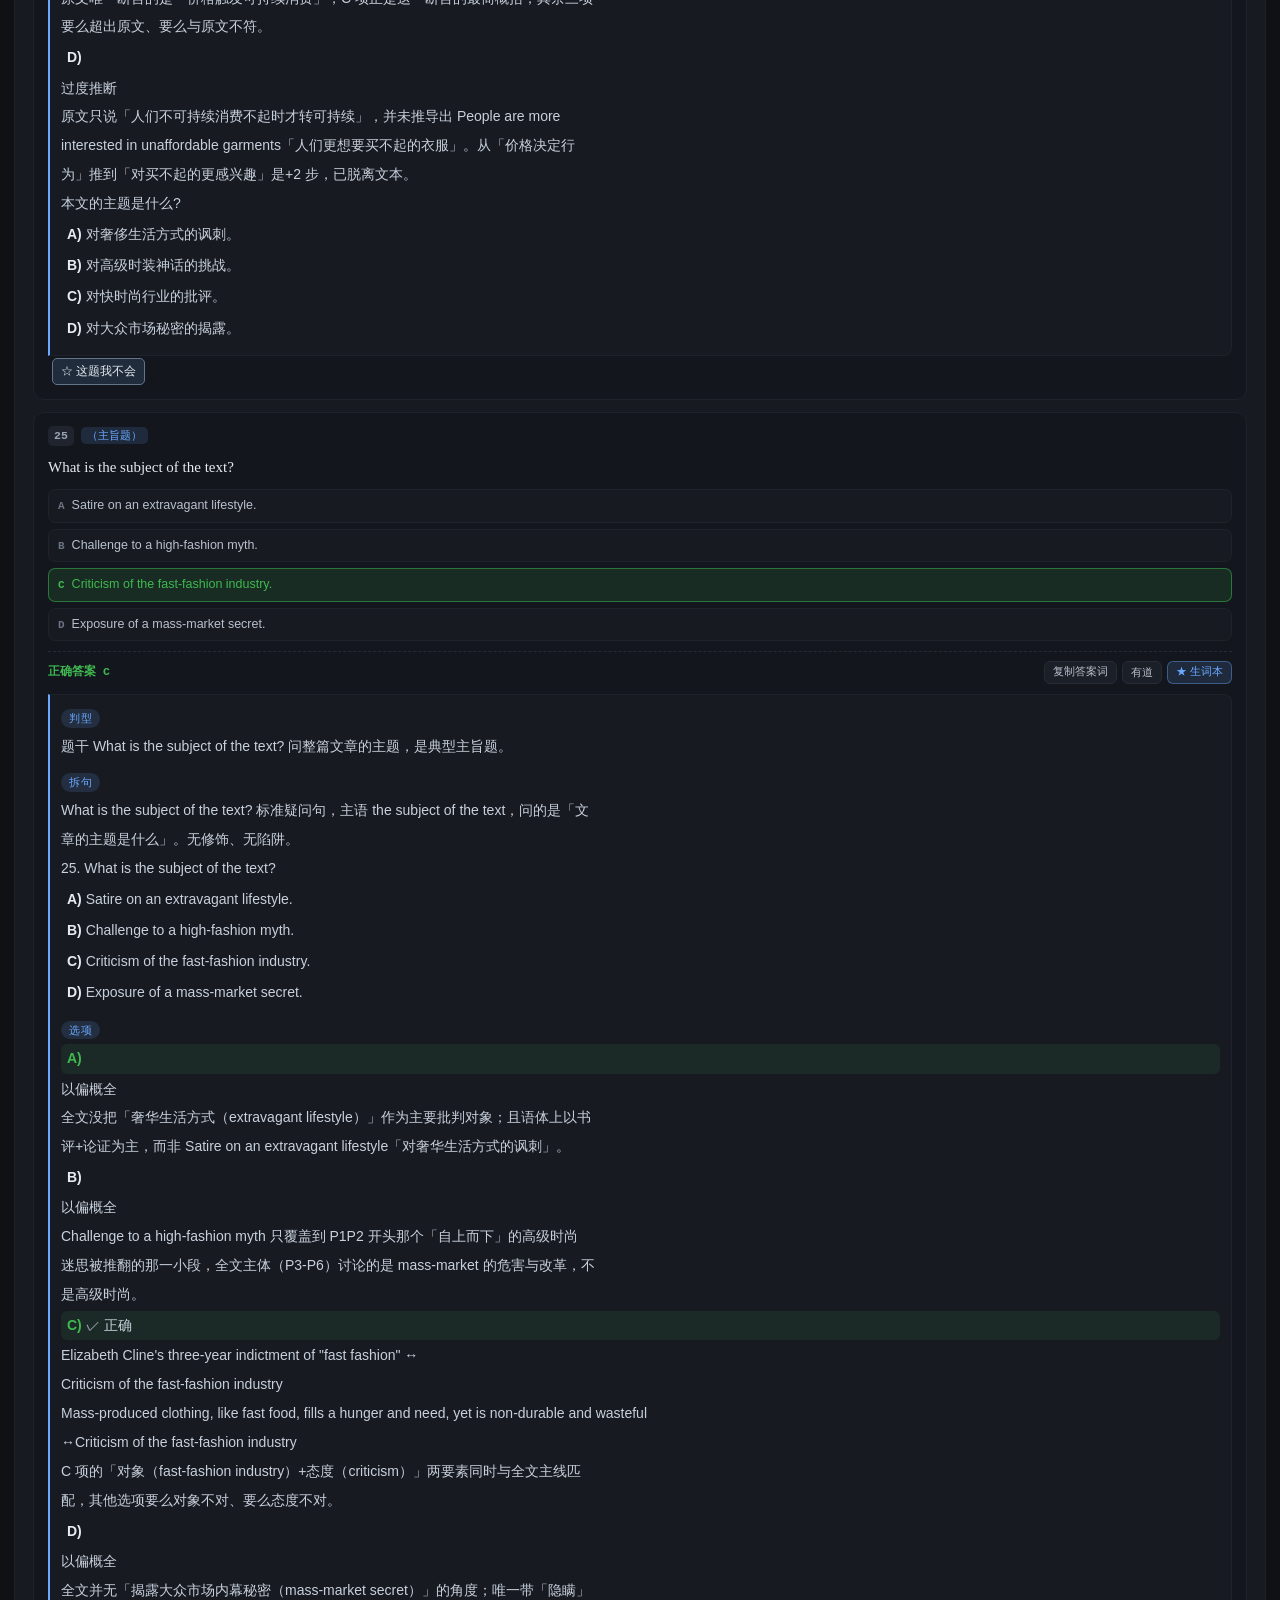
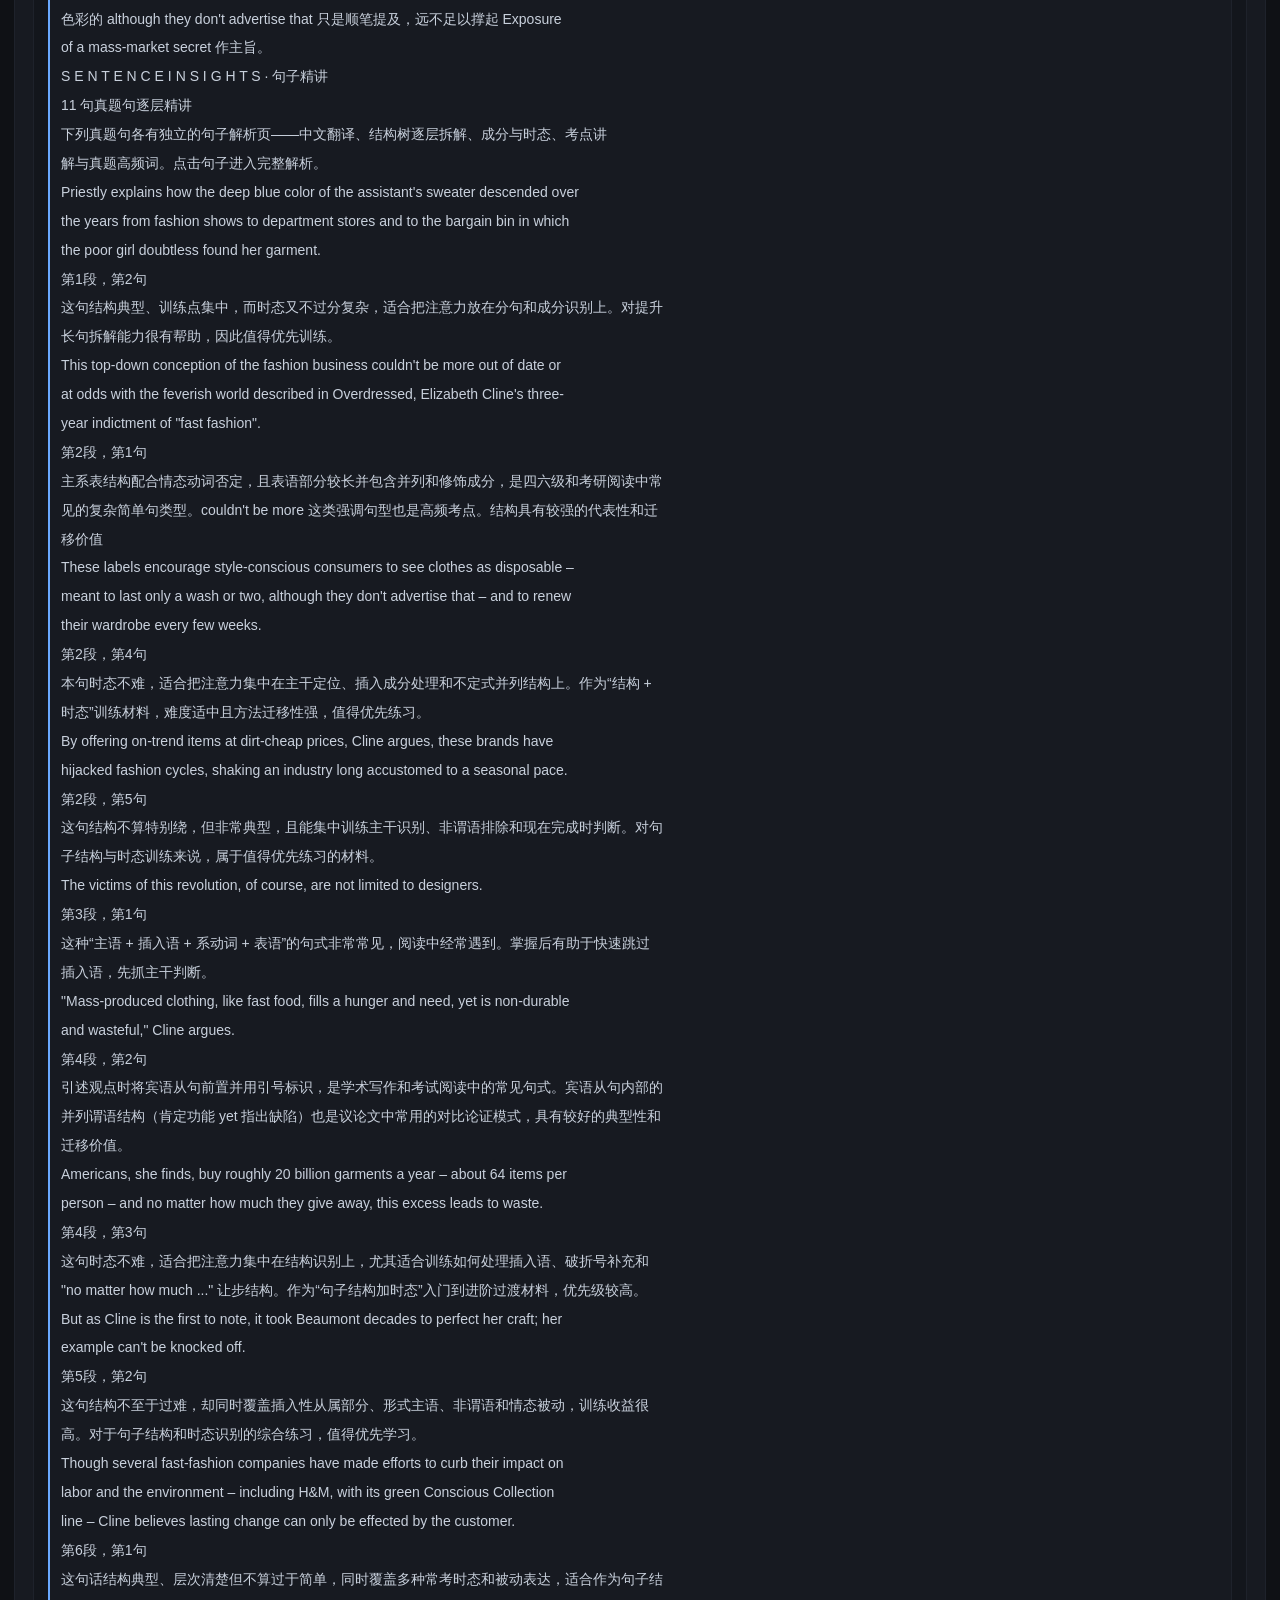
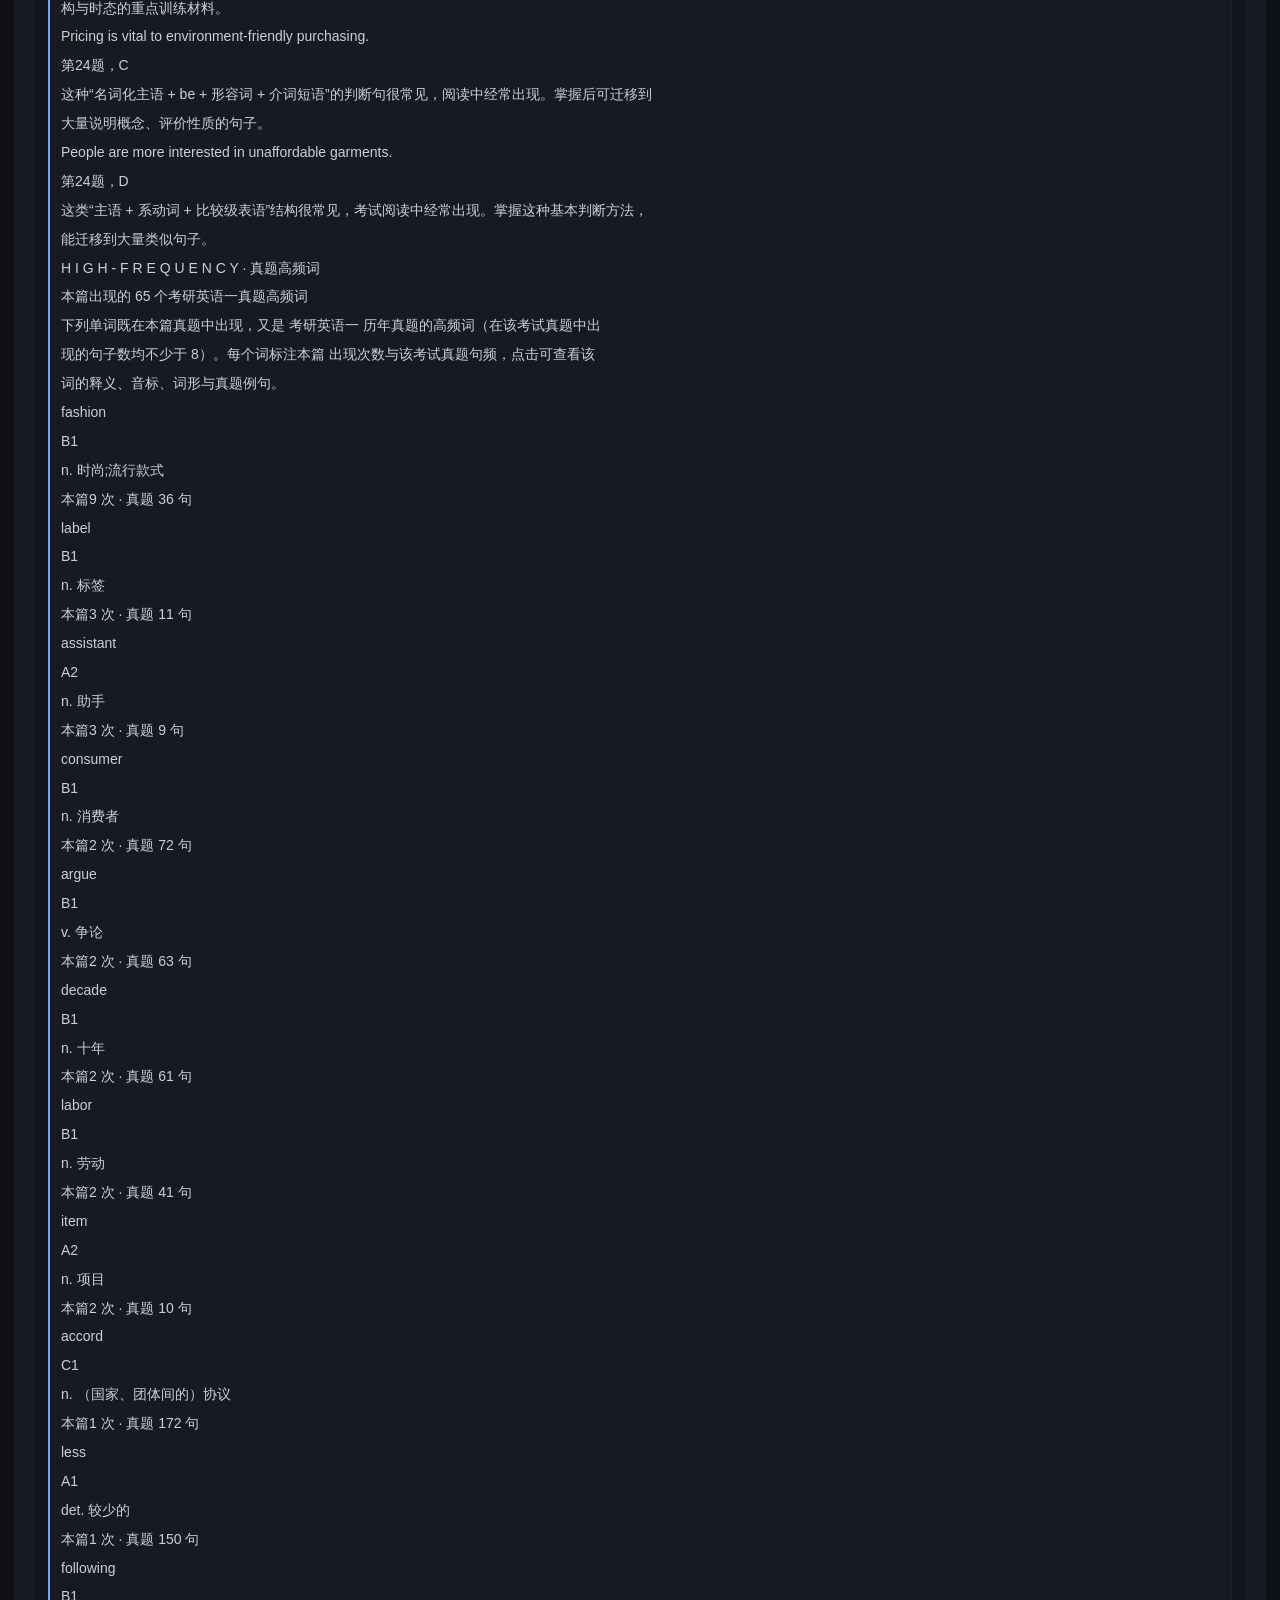
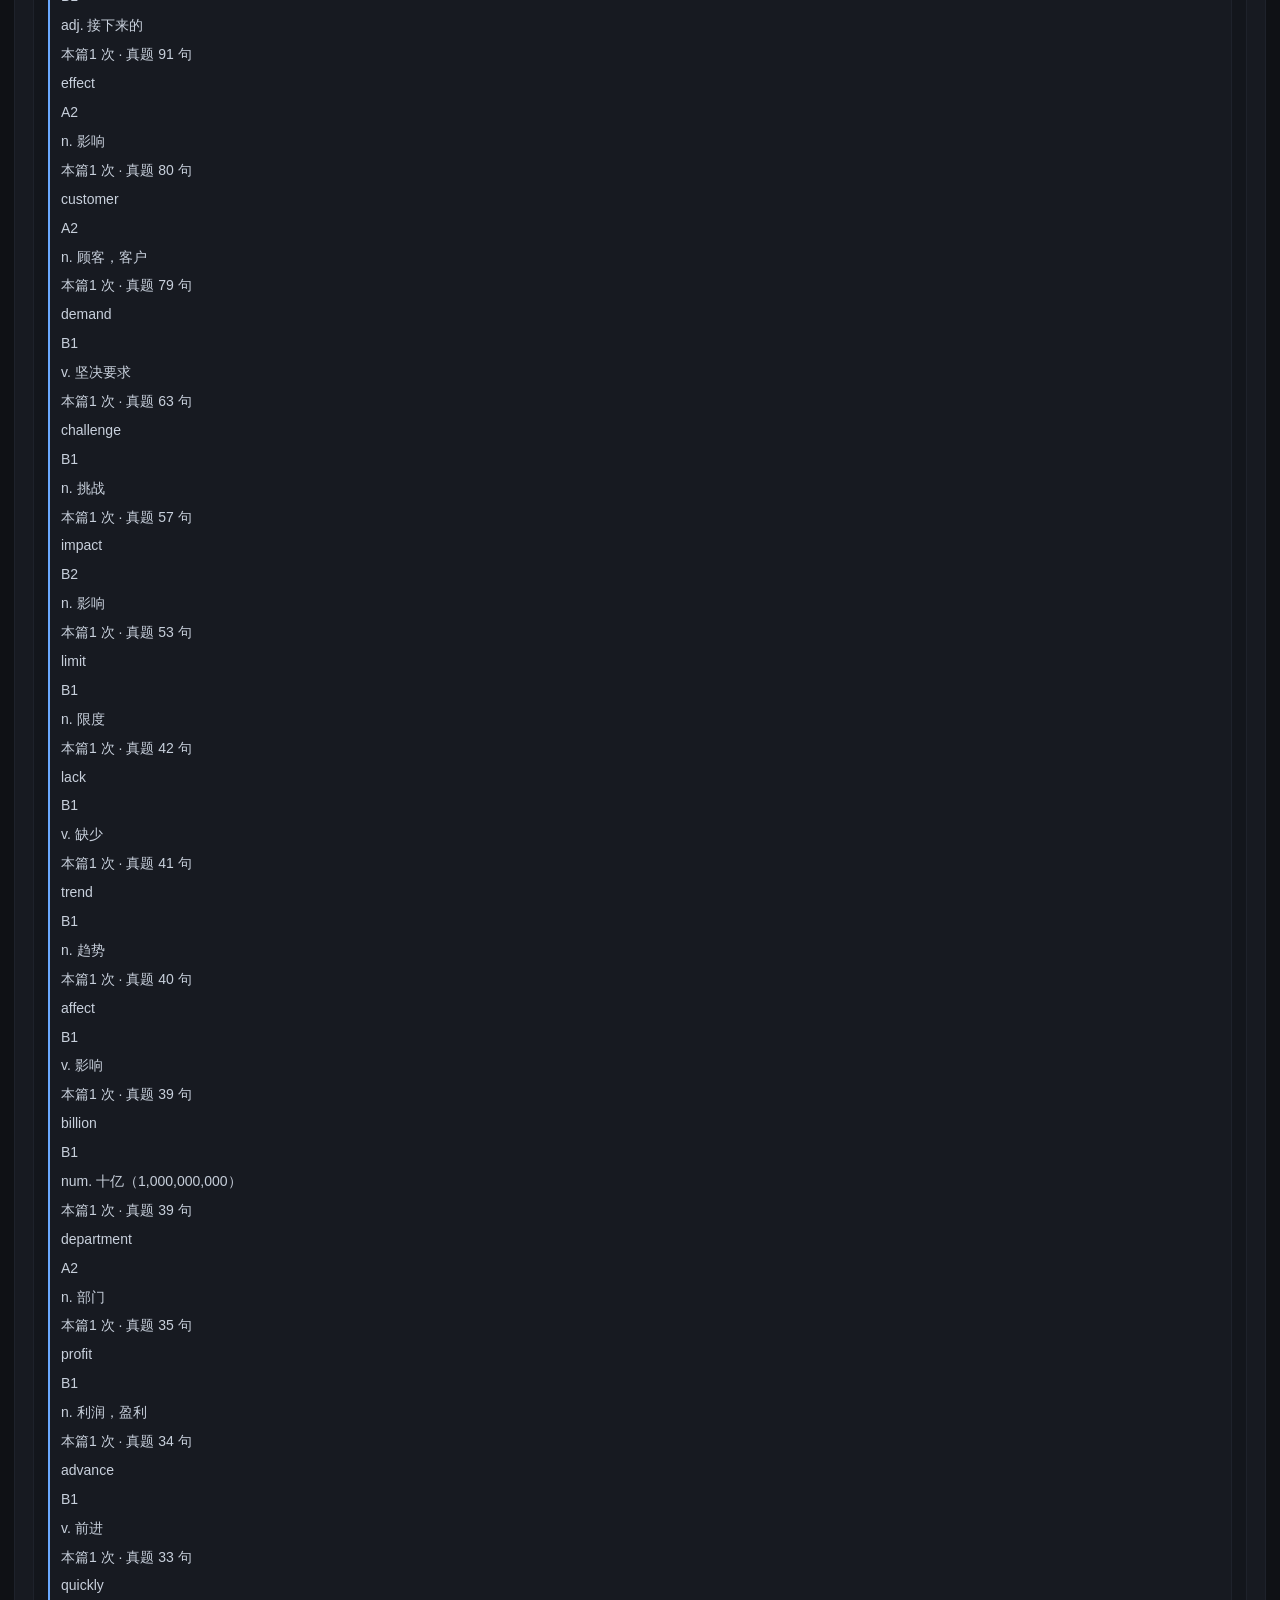
<file: subjects/english/paper.html>
<!DOCTYPE html>
<html lang="zh-CN" data-theme="dark" class="view-sent">
<head>
<meta charset="utf-8">
<meta name="viewport" content="width=device-width, initial-scale=1, viewport-fit=cover">
<meta name="color-scheme" content="dark light">
<title>考研英语整卷精读器 · 文章与题目两栏同屏 · 逐句精读</title>
<!-- 内联 favicon（data URI）：避免 file:// 与本地 http 下出现 404 请求 -->
<link rel="icon" href="data:image/svg+xml,%3Csvg xmlns='http://www.w3.org/2000/svg' viewBox='0 0 24 24'%3E%3Crect width='24' height='24' rx='5' fill='%230f1115'/%3E%3Cpath d='M7 6h10M7 10h10M7 14h6' stroke='%236aa9ff' stroke-width='1.8' stroke-linecap='round'/%3E%3C/svg%3E">
<!-- 视觉语言完全沿用已有完形精读器：style.css 只读复用，paper.css 只做本页新增与覆盖 -->
<link rel="stylesheet" href="assets/style.css">
<link rel="stylesheet" href="assets/paper.css">
<link rel="stylesheet" href="../../shared/subject-nav.css">
<script>if (location.protocol === "http:" && /^(127\.0\.0\.1|localhost)$/.test(location.hostname)) document.write("<script src=\"/api/bootstrap.js\"><\/script>");</script>
<script src="../../shared/study-storage.js"></script>
</head>
<body>

<!-- ============ 顶栏 ============ -->
<header class="topbar">
  <div class="brand">
    <svg class="logo" viewBox="0 0 24 24" fill="none" stroke="currentColor" stroke-width="1.7"
         stroke-linecap="round" stroke-linejoin="round" aria-hidden="true">
      <path d="M4 4.5A1.5 1.5 0 0 1 5.5 3H19v14.5H5.5A1.5 1.5 0 0 0 4 19z"/>
      <path d="M4 19v1.5A1.5 1.5 0 0 0 5.5 22H19v-4.5"/>
      <path d="M8 7.5h7M8 11h4.5"/>
    </svg>
    <span class="brand-t">考研英语精读器</span>
    <a class="home-link" href="../../index.html" title="返回三科主目录">← 返回主目录</a>
    <span class="brand-s">文章 ＋ 题目 · 逐句精读</span>
  </div>

  <div class="tools">
    <div class="search-wrap">
      <svg class="ico" viewBox="0 0 24 24" fill="none" stroke="currentColor" stroke-width="2"
           stroke-linecap="round" aria-hidden="true">
        <circle cx="11" cy="11" r="7"/><path d="m20 20-3.5-3.5"/>
      </svg>
      <input id="search" type="search" placeholder="年份 / 题型 / 题干…" autocomplete="off" spellcheck="false" aria-label="搜索年份、题型或题干关键词">
    </div>

    <div class="seg" id="view-seg" role="group" aria-label="文章显示方式">
      <button type="button" data-view="para" title="整段英文 (v)">整段</button>
      <button type="button" data-view="sent" class="on" title="逐句精读 (v)">逐句</button>
    </div>

    <button id="btn-deep" class="tbtn" type="button" title="精读全开 / 全关 (d)">精读</button>
    <button id="btn-zh" class="tbtn on" type="button" title="显示 / 隐藏中文译文 (z)">中文</button>
    <button id="btn-an" class="tbtn on" type="button" title="展开 / 折叠全部解析 (a)">解析</button>

    <div class="fs">
      <button id="fs-down" class="tbtn icon" type="button" title="缩小字号">A−</button>
      <button id="fs-up" class="tbtn icon" type="button" title="放大字号">A+</button>
    </div>

    <button id="btn-theme" class="tbtn icon" type="button" title="切换深浅色">
      <svg viewBox="0 0 24 24" fill="none" stroke="currentColor" stroke-width="1.8" stroke-linecap="round" aria-hidden="true">
        <path d="M21 12.8A8.5 8.5 0 1 1 11.2 3a6.6 6.6 0 0 0 9.8 9.8z"/>
      </svg>
    </button>

    <button id="btn-drawer" class="tbtn" type="button" title="生词本">
      生词本 <span id="wb-count" class="cnt">0</span>
    </button>
  </div>
</header>

<!-- ============ 布局：左年份 + 主区（文章 / 题目 两栏同屏） ============ -->
<div class="layout">

  <aside class="col col-left" aria-label="年份导航">
    <div class="colhead">
      年份
      <span class="spacer" id="year-count"></span>
    </div>
    <ul class="yearlist" id="yearlist"></ul>
    <div class="hints">
      <h4>快捷键</h4>
      <dl>
        <dt><kbd>v</kbd></dt><dd>整段 / 逐句</dd>
        <dt><kbd>d</kbd></dt><dd>精读全开 / 全关</dd>
        <dt><kbd>z</kbd></dt><dd>中文译文开关</dd>
        <dt><kbd>a</kbd></dt><dd>解析展开 / 折叠</dd>
        <dt><kbd>j</kbd> / <kbd>k</kbd></dt><dd>下一题 / 上一题</dd>
        <dt><kbd>/</kbd></dt><dd>聚焦搜索</dd>
        <dt><kbd>Esc</kbd></dt><dd>关闭浮层</dd>
      </dl>
    </div>
  </aside>

  <main class="main" aria-label="试卷正文">

    <div class="dochead">
      <div class="dochead-in">
        <div class="tabs" id="tabs" role="tablist" aria-label="题型">
          <button type="button" data-tab="wx" role="tab">完形<span class="tb-n" data-n="wx"></span></button>
          <button type="button" data-tab="reading" role="tab">阅读<span class="tb-n" data-n="reading"></span></button>
          <button type="button" data-tab="partB" role="tab">新题型<span class="tb-n" data-n="partB"></span></button>
          <button type="button" data-tab="partC" role="tab">翻译<span class="tb-n" data-n="partC"></span></button>
          <button type="button" data-tab="writing" role="tab">写作<span class="tb-n" data-n="writing"></span></button>
        </div>
        <div class="subrow" id="subtabs" hidden></div>
        <div class="doc-title">
          <span class="doc-year" id="doc-year">—</span>
          <span class="doc-meta" id="doc-meta"></span>
        </div>
        <p class="doc-topic" id="doc-topic"></p>
      </div>
    </div>

    <div class="work">
      <!-- 左：文章 -->
      <section class="pane pane-passage" id="passage" aria-label="文章"></section>
      <!-- 右：题目（题干 + 选项 + 答案 + 解析，全部内联展开） -->
      <section class="pane pane-questions" id="questions" aria-label="题目"></section>
    </div>

  </main>
</div>

<!-- ============ 划词工具条（行为与 app.js 的 #selbar 一致） ============ -->
<div class="selbar" id="selbar" hidden role="toolbar" aria-label="划词工具条">
  <span class="sw" id="selbar-word">word</span>
  <button type="button" data-act="copy" title="复制单词，给划词翻译插件用">复制</button>
  <a href="#" data-act="youdao" target="_blank" rel="noopener noreferrer">有道</a>
  <a href="#" data-act="cambridge" target="_blank" rel="noopener noreferrer">剑桥</a>
  <button type="button" data-act="star" class="star" title="加入生词本">★ 生词本</button>
</div>

<!-- ============ 生词本抽屉 ============ -->
<aside class="drawer" id="drawer" hidden aria-label="生词本">
  <div class="dw-h">
    <h2>生词本</h2>
    <span class="cnt2" id="wb-cnt2">0 个词</span>
    <button type="button" class="x" id="dw-close" title="关闭 (Esc)">×</button>
  </div>
  <ul class="wb-list" id="wb-list"></ul>
  <div class="dw-f">
    <button type="button" class="mini pri" id="wb-copy">复制全部</button>
    <button type="button" class="mini" id="wb-csv">导出 CSV</button>
    <button type="button" class="mini danger" id="wb-clear">清空</button>
  </div>
</aside>

<div class="toast" id="toast" role="status" aria-live="polite"></div>

<!-- ============ 数据（file:// 友好：script 注入，缺失静默） ============ -->
<script>window.__PAPER__ = window.__PAPER__ || {};</script>
<script>window.__WX__ = window.__WX__ || {};</script>

<script src="data/paper/2007.js" onerror="this.dataset.missing='1'"></script>
<script src="data/paper/2008.js" onerror="this.dataset.missing='1'"></script>
<script src="data/paper/2009.js" onerror="this.dataset.missing='1'"></script>
<script src="data/paper/2010.js" onerror="this.dataset.missing='1'"></script>
<script src="data/paper/2011.js" onerror="this.dataset.missing='1'"></script>
<script src="data/paper/2012.js" onerror="this.dataset.missing='1'"></script>
<script src="data/paper/2013.js" onerror="this.dataset.missing='1'"></script>
<script src="data/paper/2014.js" onerror="this.dataset.missing='1'"></script>
<script src="data/paper/2015.js" onerror="this.dataset.missing='1'"></script>
<script src="data/paper/2016.js" onerror="this.dataset.missing='1'"></script>
<script src="data/paper/2017.js" onerror="this.dataset.missing='1'"></script>
<script src="data/paper/2018.js" onerror="this.dataset.missing='1'"></script>
<script src="data/paper/2019.js" onerror="this.dataset.missing='1'"></script>
<script src="data/paper/2020.js" onerror="this.dataset.missing='1'"></script>
<script src="data/paper/2021.js" onerror="this.dataset.missing='1'"></script>
<script src="data/paper/2022.js" onerror="this.dataset.missing='1'"></script>
<script src="data/paper/2023.js" onerror="this.dataset.missing='1'"></script>
<script src="data/paper/2024.js" onerror="this.dataset.missing='1'"></script>
<script src="data/paper/2025.js" onerror="this.dataset.missing='1'"></script>
<script src="data/paper/2026.js" onerror="this.dataset.missing='1'"></script>

<script src="data/wx/2007.js" onerror="this.dataset.missing='1'"></script>
<script src="data/wx/2008.js" onerror="this.dataset.missing='1'"></script>
<script src="data/wx/2009.js" onerror="this.dataset.missing='1'"></script>
<script src="data/wx/2010.js" onerror="this.dataset.missing='1'"></script>
<script src="data/wx/2011.js" onerror="this.dataset.missing='1'"></script>
<script src="data/wx/2012.js" onerror="this.dataset.missing='1'"></script>
<script src="data/wx/2013.js" onerror="this.dataset.missing='1'"></script>
<script src="data/wx/2014.js" onerror="this.dataset.missing='1'"></script>
<script src="data/wx/2015.js" onerror="this.dataset.missing='1'"></script>
<script src="data/wx/2016.js" onerror="this.dataset.missing='1'"></script>
<script src="data/wx/2017.js" onerror="this.dataset.missing='1'"></script>
<script src="data/wx/2018.js" onerror="this.dataset.missing='1'"></script>
<script src="data/wx/2019.js" onerror="this.dataset.missing='1'"></script>
<script src="data/wx/2020.js" onerror="this.dataset.missing='1'"></script>
<script src="data/wx/2021.js" onerror="this.dataset.missing='1'"></script>
<script src="data/wx/2022.js" onerror="this.dataset.missing='1'"></script>
<script src="data/wx/2023.js" onerror="this.dataset.missing='1'"></script>
<script src="data/wx/2024.js" onerror="this.dataset.missing='1'"></script>
<script src="data/wx/2025.js" onerror="this.dataset.missing='1'"></script>
<script src="data/wx/2026.js" onerror="this.dataset.missing='1'"></script>

<script src="assets/paper.js"></script>
</body>
</html>
</file>
<file: shared/hub.css>
/* ============================================================
   考研真题精读库 · 总入口样式
   自包含（不依赖各科 assets/style.css），令牌与三科逐字一致
   ============================================================ */

:root {
  --bg:        #0f1115;
  --bg-soft:   #13161c;
  --card:      #171a21;
  --card-2:    #1b1f27;
  --card-3:    #20242e;
  --line:      #262b36;
  --line-soft: #1e222b;
  --fg:        #e6e9ef;
  --fg-mid:    #b9c0cd;
  --fg-dim:    #9aa4b2;
  --fg-faint:  #6b7482;
  --accent:    #6aa9ff;
  --accent-dim: rgba(106, 169, 255, .14);
  --ok:        #3fb950;
  --ok-dim:    rgba(63, 185, 80, .14);
  --bad:       #f85149;
  --bad-dim:   rgba(248, 81, 73, .14);
  --warn:      #d29922;
  --warn-dim:  rgba(210, 153, 34, .14);
  --purple:    #a371f7;
  --cyan:      #39c5cf;
  --shadow:    0 8px 28px rgba(0, 0, 0, .42);

  --ui: -apple-system, "Segoe UI", "Microsoft YaHei", "PingFang SC",
        "Hiragino Sans GB", "Source Han Sans SC", sans-serif;
  --mono: ui-monospace, "Cascadia Mono", Consolas, "Courier New", monospace;
}

html[data-theme="light"] {
  --bg:        #f6f7f9;
  --bg-soft:   #eff1f4;
  --card:      #ffffff;
  --card-2:    #f7f8fa;
  --card-3:    #eef0f4;
  --line:      #dfe3ea;
  --line-soft: #e9ecf1;
  --fg:        #14171c;
  --fg-mid:    #3d4450;
  --fg-dim:    #5c6472;
  --fg-faint:  #8b93a1;
  --accent:    #2563eb;
  --accent-dim: rgba(37, 99, 235, .10);
  --ok:        #1a7f37;
  --ok-dim:    rgba(26, 127, 55, .10);
  --bad:       #cf222e;
  --bad-dim:   rgba(207, 34, 46, .10);
  --warn:      #9a6700;
  --warn-dim:  rgba(154, 103, 0, .10);
  --shadow:    0 6px 20px rgba(15, 20, 30, .10);
}

*, *::before, *::after { box-sizing: border-box; }

html, body { margin: 0; padding: 0; }

body {
  background: var(--bg);
  color: var(--fg);
  font-family: var(--ui);
  font-size: 14px;
  line-height: 1.6;
  -webkit-font-smoothing: antialiased;
  min-height: 100vh;
  display: flex;
  flex-direction: column;
}

a { color: inherit; text-decoration: none; }

.wrap {
  width: 100%;
  max-width: 1240px;
  margin: 0 auto;
  padding: 0 28px;
}

/* ---------------- 顶栏 ---------------- */
.topbar {
  position: sticky;
  top: 0;
  z-index: 20;
  background: color-mix(in srgb, var(--bg) 88%, transparent);
  backdrop-filter: blur(14px);
  border-bottom: 1px solid var(--line);
}

.topbar .wrap {
  display: flex;
  align-items: center;
  gap: 16px;
  height: 60px;
}

.brand {
  display: flex;
  align-items: center;
  gap: 10px;
  min-width: 0;
}

.brand .logo {
  width: 24px; height: 24px;
  color: var(--accent);
  flex: 0 0 auto;
}

.brand-t {
  font-size: 16px;
  font-weight: 650;
  letter-spacing: .01em;
  white-space: nowrap;
}

.brand-s {
  font-size: 11.5px;
  color: var(--fg-faint);
  padding-left: 12px;
  border-left: 1px solid var(--line);
  white-space: nowrap;
}

.spacer { flex: 1 1 auto; }

.countdown {
  display: flex;
  align-items: baseline;
  gap: 7px;
  font-size: 12px;
  color: var(--fg-dim);
  padding: 6px 13px;
  border: 1px solid var(--line);
  border-radius: 999px;
  background: var(--card);
  white-space: nowrap;
}

.countdown b {
  font-family: var(--mono);
  font-size: 15px;
  font-weight: 700;
  color: var(--accent);
  font-variant-numeric: tabular-nums;
}

.tbtn {
  height: 32px;
  padding: 0 13px;
  border: 1px solid var(--line);
  border-radius: 8px;
  background: var(--card);
  color: var(--fg-mid);
  font: inherit;
  font-size: 12.5px;
  cursor: pointer;
  display: inline-flex;
  align-items: center;
  gap: 6px;
  transition: background .14s, border-color .14s, color .14s;
}

.tbtn:hover { background: var(--card-3); color: var(--fg); border-color: var(--fg-faint); }
.tbtn.icon { width: 32px; padding: 0; justify-content: center; }
.tbtn svg { width: 16px; height: 16px; }

/* ---------------- 总览条 ---------------- */
.overview {
  margin: 26px 0 4px;
  display: grid;
  grid-template-columns: repeat(auto-fit, minmax(180px, 1fr));
  gap: 12px;
}

.ov {
  background: var(--card);
  border: 1px solid var(--line);
  border-radius: 12px;
  padding: 15px 18px 16px;
  position: relative;
  overflow: hidden;
}

.ov::before {
  content: "";
  position: absolute;
  inset: 0 auto 0 0;
  width: 3px;
  background: var(--accent);
  opacity: .7;
}

.ov.ok::before   { background: var(--ok); }
.ov.warn::before { background: var(--warn); }
.ov.bad::before  { background: var(--bad); }

.ov-n {
  font-family: var(--mono);
  font-size: 27px;
  font-weight: 700;
  line-height: 1.15;
  letter-spacing: -.02em;
  font-variant-numeric: tabular-nums;
}

.ov-l {
  font-size: 11.5px;
  color: var(--fg-dim);
  margin-top: 5px;
  letter-spacing: .02em;
}

.ov-s {
  font-size: 11px;
  color: var(--fg-faint);
  margin-top: 2px;
}

/* ---------------- 科目卡片 ---------------- */
.sec-h {
  display: flex;
  align-items: baseline;
  gap: 10px;
  margin: 34px 0 14px;
  font-size: 12px;
  font-weight: 600;
  color: var(--fg-faint);
  letter-spacing: .10em;
  text-transform: uppercase;
}

.sec-h::after {
  content: "";
  flex: 1 1 auto;
  height: 1px;
  background: var(--line);
}

.cards {
  display: grid;
  grid-template-columns: repeat(auto-fit, minmax(320px, 1fr));
  gap: 16px;
}

.card {
  display: flex;
  flex-direction: column;
  background: var(--card);
  border: 1px solid var(--line);
  border-radius: 14px;
  padding: 20px 22px 18px;
  transition: border-color .16s, transform .16s, box-shadow .16s;
  position: relative;
  overflow: hidden;
}

.card:hover {
  border-color: var(--fg-faint);
  transform: translateY(-2px);
  box-shadow: var(--shadow);
}

.card::after {
  content: "";
  position: absolute;
  inset: 0 0 auto 0;
  height: 3px;
  background: var(--sc, var(--accent));
  opacity: .85;
}

.card[data-id="408"]     { --sc: #6aa9ff; }
.card[data-id="math"]    { --sc: #a371f7; }
.card[data-id="english"] { --sc: #3fb950; }

.card-h {
  display: flex;
  align-items: center;
  gap: 10px;
  margin-bottom: 3px;
}

.card-badge {
  font-family: var(--mono);
  font-size: 10.5px;
  font-weight: 700;
  letter-spacing: .08em;
  padding: 3px 8px;
  border-radius: 5px;
  background: color-mix(in srgb, var(--sc) 16%, transparent);
  color: var(--sc);
  flex: 0 0 auto;
}

.card-t {
  font-size: 16.5px;
  font-weight: 640;
  letter-spacing: .01em;
}

.card-span {
  font-family: var(--mono);
  font-size: 11.5px;
  color: var(--fg-faint);
  margin-bottom: 14px;
}

.card-stats {
  display: grid;
  grid-template-columns: repeat(3, 1fr);
  gap: 8px;
  margin-bottom: 14px;
}

.cs-n {
  font-family: var(--mono);
  font-size: 16px;
  font-weight: 700;
  color: var(--fg);
  font-variant-numeric: tabular-nums;
  line-height: 1.2;
}

.cs-l {
  font-size: 10.5px;
  color: var(--fg-faint);
  margin-top: 1px;
}

.tabs-row {
  display: flex;
  flex-wrap: wrap;
  gap: 5px;
  margin-bottom: 14px;
  min-height: 48px;          /* 预留两行，三科卡片高度对齐 */
  align-content: flex-start;
}

.chip {
  font-family: var(--mono);
  font-size: 10.5px;
  padding: 3px 8px;
  border-radius: 999px;
  background: var(--card-2);
  border: 1px solid var(--line-soft);
  color: var(--fg-dim);
  white-space: nowrap;
}

.chip b { color: var(--fg-mid); font-weight: 700; }

.prog {
  height: 5px;
  border-radius: 999px;
  background: var(--card-3);
  overflow: hidden;
  margin-bottom: 6px;
}

.prog i {
  display: block;
  height: 100%;
  border-radius: 999px;
  background: var(--sc, var(--accent));
  transition: width .35s ease;
}

.prog-meta {
  display: flex;
  justify-content: space-between;
  font-size: 10.5px;
  color: var(--fg-faint);
  font-family: var(--mono);
  margin-bottom: 16px;
}

.card-f {
  display: flex;
  gap: 8px;
  margin-top: auto;
}

.btn {
  flex: 1 1 auto;
  height: 34px;
  display: inline-flex;
  align-items: center;
  justify-content: center;
  gap: 7px;
  border-radius: 9px;
  font-size: 13px;
  font-weight: 550;
  border: 1px solid var(--line);
  background: var(--card-2);
  color: var(--fg-mid);
  transition: background .14s, color .14s, border-color .14s;
  cursor: pointer;
}

.btn:hover { background: var(--card-3); color: var(--fg); }

.btn.primary {
  background: color-mix(in srgb, var(--sc) 18%, transparent);
  border-color: color-mix(in srgb, var(--sc) 42%, transparent);
  color: var(--sc);
  font-weight: 620;
}

.btn.primary:hover {
  background: color-mix(in srgb, var(--sc) 26%, transparent);
  color: var(--sc);
}

.btn svg { width: 14px; height: 14px; }

/* ---------------- 生题本总账 ---------------- */
.wb-empty {
  border: 1px dashed var(--line);
  border-radius: 12px;
  padding: 28px 22px;
  text-align: center;
  color: var(--fg-faint);
  font-size: 12.5px;
  background: var(--card);
}

.wb-empty b { color: var(--fg-mid); display: block; font-size: 13.5px; margin-bottom: 6px; }

.wb-groups {
  display: grid;
  grid-template-columns: repeat(auto-fit, minmax(340px, 1fr));
  gap: 14px;
}

.wb-g {
  border: 1px solid var(--line);
  border-radius: 12px;
  background: var(--card);
  overflow: hidden;
}

.wb-gh {
  display: flex;
  align-items: center;
  gap: 9px;
  padding: 11px 15px;
  border-bottom: 1px solid var(--line-soft);
  background: var(--card-2);
  font-size: 12.5px;
}

.wb-gc {
  margin-left: auto;
  font-family: var(--mono);
  font-size: 10.5px;
  color: var(--fg-faint);
}

.wb-row {
  display: flex;
  align-items: center;
  gap: 9px;
  padding: 8px 15px;
  font-size: 12px;
  color: var(--fg-mid);
  border-bottom: 1px solid var(--line-soft);
}

.wb-row:last-child { border-bottom: 0; }
.wb-row:hover { background: var(--card-2); }

.wb-y { font-family: var(--mono); font-size: 10.5px; color: var(--accent); flex: 0 0 auto; }
.wb-n { font-family: var(--mono); font-size: 10.5px; color: var(--fg-faint); flex: 0 0 auto; }
.wb-t { flex: 1 1 auto; min-width: 0; overflow: hidden; text-overflow: ellipsis; white-space: nowrap; }

/* ---------------- 页脚 ---------------- */
.foot {
  margin-top: 44px;
  padding: 22px 0 34px;
  border-top: 1px solid var(--line);
  font-size: 11.5px;
  color: var(--fg-faint);
  display: flex;
  flex-wrap: wrap;
  gap: 8px 20px;
  align-items: center;
}

.foot a { color: var(--fg-dim); border-bottom: 1px solid transparent; }
.foot a:hover { color: var(--accent); border-bottom-color: currentColor; }
.foot .spacer { flex: 1 1 auto; }

kbd {
  font-family: var(--mono);
  font-size: 10px;
  padding: 1px 5px;
  border-radius: 4px;
  border: 1px solid var(--line);
  background: var(--card-2);
  color: var(--fg-dim);
}

@media (max-width: 720px) {
  .wrap { padding: 0 16px; }
  .brand-s { display: none; }
  .cards { grid-template-columns: 1fr; }
  .overview { grid-template-columns: repeat(2, 1fr); }
}
</file>
<file: subjects/408/assets/style.css>
/* =========================================================
   考研英语精读器 · 样式表
   纯静态 / 无 CDN / 深色默认 / 三栏 1280+
   ========================================================= */

*, *::before, *::after { box-sizing: border-box; }

:root {
  --bg:        #0f1115;
  --bg-soft:   #13161c;
  --card:      #171a21;
  --card-2:    #1b1f27;
  --card-3:    #20242e;
  --line:      #262b36;
  --line-soft: #1e222b;
  --fg:        #e6e9ef;
  --fg-mid:    #b9c0cd;
  --fg-dim:    #9aa4b2;
  --fg-faint:  #6b7482;
  --accent:    #6aa9ff;
  --accent-dim: rgba(106, 169, 255, .14);
  --ok:        #3fb950;
  --ok-dim:    rgba(63, 185, 80, .14);
  --bad:       #f85149;
  --bad-dim:   rgba(248, 81, 73, .14);
  --warn:      #d29922;
  --warn-dim:  rgba(210, 153, 34, .14);
  --purple:    #a371f7;
  --cyan:      #39c5cf;
  --shadow:    0 8px 28px rgba(0, 0, 0, .42);

  --read-size: 17.5px;
  --ui: -apple-system, "Segoe UI", "Microsoft YaHei", "PingFang SC",
        "Hiragino Sans GB", "Source Han Sans SC", sans-serif;
  --serif: Georgia, "Times New Roman", "Songti SC", "SimSun", 宋体, serif;
  --mono: ui-monospace, "Cascadia Mono", Consolas, "Courier New", monospace;
}

html[data-theme="light"] {
  --bg:        #f7f6f2;
  --bg-soft:   #f1efe9;
  --card:      #ffffff;
  --card-2:    #f6f4ef;
  --card-3:    #eeebe3;
  --line:      #e2ded4;
  --line-soft: #ece8de;
  --fg:        #191c21;
  --fg-mid:    #3d444f;
  --fg-dim:    #5d6672;
  --fg-faint:  #8a929e;
  --accent:    #1f6feb;
  --accent-dim: rgba(31, 111, 235, .10);
  --ok:        #1a7f37;
  --ok-dim:    rgba(26, 127, 55, .10);
  --bad:       #cf222e;
  --bad-dim:   rgba(207, 34, 46, .10);
  --warn:      #9a6700;
  --warn-dim:  rgba(154, 103, 0, .12);
  --purple:    #8250df;
  --cyan:      #1b7c83;
  --shadow:    0 8px 24px rgba(60, 55, 40, .14);
}

html, body { height: 100%; }

body {
  margin: 0;
  background: var(--bg);
  color: var(--fg);
  font-family: var(--ui);
  font-size: 15px;
  line-height: 1.6;
  -webkit-font-smoothing: antialiased;
  text-rendering: optimizeLegibility;
  overflow: hidden;
}

button { font-family: inherit; font-size: inherit; color: inherit; }
a { color: var(--accent); text-decoration: none; }
a:hover { text-decoration: underline; }
::selection { background: rgba(106, 169, 255, .32); }

/* 滚动条 */
* { scrollbar-width: thin; scrollbar-color: var(--card-3) transparent; }
*::-webkit-scrollbar { width: 10px; height: 10px; }
*::-webkit-scrollbar-track { background: transparent; }
*::-webkit-scrollbar-thumb {
  background: var(--card-3);
  border-radius: 6px;
  border: 2px solid transparent;
  background-clip: content-box;
}
*::-webkit-scrollbar-thumb:hover { background: var(--line); background-clip: content-box; }

/* =========================================================
   顶栏
   ========================================================= */
.topbar {
  position: relative;
  z-index: 30;
  display: flex;
  align-items: center;
  gap: 18px;
  height: 56px;
  padding: 0 16px;
  background: var(--bg-soft);
  border-bottom: 1px solid var(--line);
}

.brand { display: flex; align-items: baseline; gap: 9px; flex: 0 0 auto; }
.brand .logo {
  width: 20px; height: 20px; align-self: center;
  color: var(--accent);
}
.brand-t { font-size: 15px; font-weight: 700; letter-spacing: .3px; }
.brand-s {
  font-size: 11.5px; color: var(--fg-faint);
  padding-left: 9px; border-left: 1px solid var(--line);
}

.tools { display: flex; align-items: center; gap: 8px; margin-left: auto; }

.search-wrap { position: relative; display: flex; align-items: center; }
.search-wrap .ico {
  position: absolute; left: 9px; width: 14px; height: 14px;
  color: var(--fg-faint); pointer-events: none;
}
#search {
  width: 210px;
  height: 32px;
  padding: 0 10px 0 28px;
  background: var(--card);
  border: 1px solid var(--line);
  border-radius: 8px;
  color: var(--fg);
  font-family: inherit;
  font-size: 13px;
  outline: none;
  transition: border-color .15s, width .18s;
}
#search::placeholder { color: var(--fg-faint); }
#search:focus { border-color: var(--accent); width: 250px; }

.tbtn {
  display: inline-flex;
  align-items: center;
  justify-content: center;
  gap: 5px;
  height: 32px;
  padding: 0 11px;
  background: var(--card);
  border: 1px solid var(--line);
  border-radius: 8px;
  color: var(--fg-mid);
  font-size: 12.5px;
  cursor: pointer;
  transition: background .14s, color .14s, border-color .14s;
  white-space: nowrap;
}
.tbtn:hover { background: var(--card-2); color: var(--fg); border-color: var(--card-3); }
.tbtn.on { color: var(--accent); border-color: rgba(106, 169, 255, .45); background: var(--accent-dim); }
.tbtn.icon { padding: 0 9px; font-family: var(--mono); font-size: 12px; }
.tbtn svg { width: 14px; height: 14px; }
.tbtn .cnt {
  min-width: 16px;
  padding: 0 4px;
  background: var(--accent);
  color: #06101f;
  border-radius: 8px;
  font-size: 10.5px;
  font-weight: 700;
  line-height: 15px;
  text-align: center;
}

.fs { display: flex; gap: 4px; }

.seg {
  display: flex;
  padding: 2px;
  background: var(--card);
  border: 1px solid var(--line);
  border-radius: 9px;
}
.seg button {
  height: 26px;
  padding: 0 11px;
  background: transparent;
  border: 0;
  border-radius: 7px;
  color: var(--fg-dim);
  font-size: 12.5px;
  cursor: pointer;
  transition: background .14s, color .14s;
}
.seg button:hover { color: var(--fg); }
.seg button.on { background: var(--card-3); color: var(--fg); box-shadow: 0 1px 0 rgba(255,255,255,.04) inset; }

/* =========================================================
   三栏布局
   ========================================================= */
.layout {
  display: grid;
  grid-template-columns: 268px minmax(0, 1fr) 452px;
  height: calc(100% - 56px);
  overflow: hidden;
}

.col { min-width: 0; min-height: 0; overflow-y: auto; }
.col-left  { background: var(--bg-soft); border-right: 1px solid var(--line); }
.col-mid   { background: var(--bg); }
.col-right { background: var(--bg-soft); border-left: 1px solid var(--line); }

.colhead {
  position: sticky;
  top: 0;
  z-index: 5;
  display: flex;
  align-items: center;
  gap: 8px;
  padding: 11px 14px 9px;
  background: var(--bg-soft);
  border-bottom: 1px solid var(--line-soft);
  font-size: 11px;
  font-weight: 700;
  letter-spacing: 1.4px;
  text-transform: uppercase;
  color: var(--fg-faint);
}
.colhead .spacer { margin-left: auto; letter-spacing: 0; text-transform: none; font-weight: 400; }

/* ---------------- 左栏：年份列表 ---------------- */
.yearlist { list-style: none; margin: 0; padding: 6px 8px 24px; }

.yr {
  display: block;
  width: 100%;
  padding: 9px 10px;
  margin-bottom: 3px;
  background: transparent;
  border: 1px solid transparent;
  border-radius: 9px;
  text-align: left;
  cursor: pointer;
  transition: background .13s, border-color .13s;
}
.yr:hover { background: var(--card); }
.yr.on {
  background: var(--card);
  border-color: rgba(106, 169, 255, .38);
  box-shadow: 0 0 0 1px rgba(106, 169, 255, .08) inset;
}
.yr-h { display: flex; align-items: center; gap: 6px; }
.yr-n { font-family: var(--mono); font-size: 15px; font-weight: 700; color: var(--fg); letter-spacing: .5px; }
.yr.on .yr-n { color: var(--accent); }
.yr-d { font-size: 10px; color: var(--warn); font-family: var(--mono); margin-left: auto; }
.yr-t {
  margin-top: 3px;
  font-size: 11.5px;
  line-height: 1.45;
  color: var(--fg-faint);
  display: -webkit-box;
  -webkit-line-clamp: 2;
  -webkit-box-orient: vertical;
  overflow: hidden;
}
.yr-b { display: flex; flex-wrap: wrap; gap: 4px; margin-top: 5px; }

.badge {
  display: inline-block;
  padding: 0 5px;
  border-radius: 4px;
  font-size: 9.5px;
  line-height: 15px;
  letter-spacing: .2px;
  background: var(--card-3);
  color: var(--fg-dim);
  white-space: nowrap;
}
.badge.star { background: var(--warn-dim); color: var(--warn); }
.badge.words { background: var(--accent-dim); color: var(--accent); }

.hints { padding: 12px 16px 30px; border-top: 1px solid var(--line-soft); }
.hints h4 {
  margin: 0 0 7px;
  font-size: 10.5px;
  letter-spacing: 1.2px;
  text-transform: uppercase;
  color: var(--fg-faint);
  font-weight: 700;
}
.hints dl { margin: 0; display: grid; grid-template-columns: auto 1fr; gap: 3px 10px; font-size: 11.5px; }
.hints dt { color: var(--fg-dim); }
.hints dd { margin: 0; color: var(--fg-faint); }
kbd {
  display: inline-block;
  min-width: 16px;
  padding: 1px 4px;
  background: var(--card-2);
  border: 1px solid var(--line);
  border-bottom-width: 2px;
  border-radius: 4px;
  font-family: var(--mono);
  font-size: 10.5px;
  line-height: 1.3;
  color: var(--fg-mid);
  text-align: center;
}

/* ---------------- 中栏：原文 ---------------- */
.dochead {
  position: sticky;
  top: 0;
  z-index: 6;
  padding: 14px 0 12px;
  background: linear-gradient(var(--bg) 78%, rgba(0, 0, 0, 0));
  border-bottom: 1px solid var(--line-soft);
  backdrop-filter: blur(6px);
}
.dochead-in { max-width: 780px; margin: 0 auto; padding: 0 34px; }

.doc-title { display: flex; align-items: baseline; gap: 10px; flex-wrap: wrap; }
.doc-year { font-family: var(--mono); font-size: 22px; font-weight: 700; letter-spacing: .5px; }
.doc-meta { font-size: 12px; color: var(--fg-dim); }
.doc-topic {
  margin: 6px 0 0;
  font-size: 13px;
  line-height: 1.6;
  color: var(--fg-mid);
}
.doc-foot {
  display: flex;
  align-items: center;
  gap: 8px;
  flex-wrap: wrap;
  margin-top: 10px;
}
.doc-foot .src { font-size: 11.5px; color: var(--fg-faint); }
.doc-foot .src a { color: var(--fg-dim); border-bottom: 1px dotted var(--line); }
.doc-foot .spacer { margin-left: auto; }

.reading { max-width: 780px; margin: 0 auto; padding: 22px 34px 140px; }

.para {
  margin: 0 0 20px;
  font-family: var(--serif);
  font-size: var(--read-size);
  line-height: 1.9;
  letter-spacing: .1px;
  color: var(--fg);
  text-align: justify;
  hyphens: auto;
}

/* 单词 */
.w {
  border-radius: 3px;
  cursor: pointer;
  text-decoration: underline;
  text-decoration-color: transparent;
  text-decoration-thickness: 1px;
  text-underline-offset: 3px;
  transition: text-decoration-color .12s ease, background-color .12s ease;
}
.w:hover { text-decoration-color: var(--accent); }
.w.cur { background: var(--accent-dim); text-decoration-color: var(--accent); }

/* 句子包裹 */
.sent {
  border-radius: 4px;
  cursor: pointer;
  transition: background-color .14s;
}
.sent:hover { background: rgba(106, 169, 255, .055); }
.sent.hl { background: rgba(210, 153, 34, .17); }
.sn {
  font-family: var(--mono);
  font-size: 9.5px;
  font-weight: 400;
  color: var(--accent);
  opacity: .42;
  margin-right: 3px;
  vertical-align: super;
  transition: opacity .14s;
}
.sent:hover .sn { opacity: 1; }

/* 空位胶囊 */
.cap {
  display: inline-flex;
  align-items: center;
  justify-content: center;
  min-width: 21px;
  height: 20px;
  padding: 0 6px;
  margin: 0 2px;
  background: #5c6572;
  color: #0f1115;
  border: 0;
  border-radius: 6px;
  font-family: var(--mono);
  font-size: 11.5px;
  font-weight: 700;
  line-height: 1;
  letter-spacing: 0;
  cursor: pointer;
  vertical-align: 1px;
  transition: transform .12s, box-shadow .12s, background-color .12s;
}
.cap:hover { transform: translateY(-1px); box-shadow: 0 2px 8px rgba(0, 0, 0, .35); }
.cap[data-state="ok"]  { background: var(--ok);  color: #04230c; }
.cap[data-state="bad"] { background: var(--bad); color: #2b0705; }
.cap.on { box-shadow: 0 0 0 2px var(--accent); }

html[data-theme="light"] .cap { background: #b0b7c2; color: #fff; }
html[data-theme="light"] .cap[data-state="ok"]  { background: var(--ok);  color: #fff; }
html[data-theme="light"] .cap[data-state="bad"] { background: var(--bad); color: #fff; }

/* 逐句视图 */
.sentblock {
  margin: 0 0 14px;
  padding: 14px 16px;
  background: var(--card);
  border: 1px solid var(--line-soft);
  border-radius: 11px;
  transition: border-color .16s, box-shadow .16s;
}
.sentblock.hl {
  border-color: rgba(210, 153, 34, .55);
  box-shadow: 0 0 0 3px rgba(210, 153, 34, .1);
}
.sb-h { display: flex; align-items: center; gap: 8px; margin-bottom: 8px; }
.sb-i {
  display: inline-flex;
  align-items: center;
  justify-content: center;
  min-width: 20px;
  height: 18px;
  padding: 0 5px;
  background: var(--accent-dim);
  color: var(--accent);
  border-radius: 5px;
  font-family: var(--mono);
  font-size: 10.5px;
  font-weight: 700;
}
.sb-p { font-size: 10.5px; color: var(--fg-faint); letter-spacing: .3px; }
.sb-en {
  margin: 0;
  font-family: var(--serif);
  font-size: calc(var(--read-size) - 0.5px);
  line-height: 1.85;
  color: var(--fg);
}
.sb-zh {
  margin: 8px 0 0;
  font-size: 14px;
  line-height: 1.8;
  color: var(--fg-dim);
  padding-top: 8px;
  border-top: 1px dashed var(--line);
}
.sb-struct {
  margin: 9px 0 0;
  padding: 9px 11px;
  background: var(--bg-soft);
  border-left: 3px solid var(--accent);
  border-radius: 0 6px 6px 0;
  font-size: 12.5px;
  line-height: 1.75;
  color: var(--fg-mid);
}
html[data-theme="light"] .sb-struct { background: var(--card-2); }

/* 切分块 */
.chunks { display: flex; flex-direction: column; gap: 5px; margin-top: 9px; }
.chunk {
  display: flex;
  align-items: baseline;
  gap: 9px;
  padding: 5px 10px;
  background: var(--card-2);
  border-left: 3px solid var(--ck, var(--accent));
  border-radius: 0 6px 6px 0;
}
html[data-theme="light"] .chunk { background: var(--card-3); }
.chunk .ct {
  font-family: var(--serif);
  font-size: 13px;
  line-height: 1.65;
  color: var(--fg);
  flex: 1 1 auto;
  min-width: 0;
}
.chunk .cr {
  flex: 0 0 auto;
  font-size: 10.5px;
  line-height: 1.5;
  color: var(--ck, var(--accent));
  opacity: .95;
  text-align: right;
  max-width: 46%;
}
.chunk:nth-child(5n+1) { --ck: var(--accent); }
.chunk:nth-child(5n+2) { --ck: var(--ok); }
.chunk:nth-child(5n+3) { --ck: var(--warn); }
.chunk:nth-child(5n+4) { --ck: var(--purple); }
.chunk:nth-child(5n+5) { --ck: var(--cyan); }

.empty-note {
  max-width: 640px;
  margin: 60px auto;
  padding: 24px 26px;
  background: var(--card);
  border: 1px dashed var(--line);
  border-radius: 12px;
  color: var(--fg-dim);
  font-size: 13.5px;
  line-height: 1.85;
  text-align: center;
}
.empty-note code {
  font-family: var(--mono);
  font-size: 12px;
  padding: 1px 5px;
  background: var(--card-3);
  border-radius: 4px;
  color: var(--accent);
}

/* ---------------- 右栏：解析面板 ---------------- */
.wordcard {
  position: sticky;
  top: 0;
  z-index: 8;
  margin: 0;
  padding: 13px 15px 14px;
  background: var(--card);
  border-bottom: 1px solid var(--line);
  box-shadow: var(--shadow);
  animation: slideIn .16s ease-out;
}
@keyframes slideIn { from { opacity: 0; transform: translateY(-6px); } to { opacity: 1; transform: none; } }

.wc-top { display: flex; align-items: baseline; gap: 9px; flex-wrap: wrap; }
.wc-w {
  font-family: var(--serif);
  font-size: 21px;
  font-weight: 700;
  letter-spacing: .2px;
  color: var(--accent);
}
.wc-phon { font-family: var(--mono); font-size: 12px; color: var(--fg-dim); }
.wc-pos {
  padding: 0 5px;
  background: var(--card-3);
  border-radius: 4px;
  font-size: 10.5px;
  color: var(--fg-dim);
  font-style: italic;
}
.wc-close {
  margin-left: auto;
  width: 22px; height: 22px;
  padding: 0;
  background: transparent;
  border: 0;
  border-radius: 5px;
  color: var(--fg-faint);
  font-size: 17px;
  line-height: 1;
  cursor: pointer;
}
.wc-close:hover { background: var(--card-3); color: var(--fg); }
.wc-zh { margin: 8px 0 0; font-size: 14px; line-height: 1.7; color: var(--fg); }
.wc-note {
  margin: 7px 0 0;
  font-size: 12px;
  line-height: 1.7;
  color: var(--warn);
  padding-left: 9px;
  border-left: 2px solid var(--warn);
}
.wc-intext {
  margin: 8px 0 0;
  font-family: var(--serif);
  font-size: 12.5px;
  line-height: 1.7;
  color: var(--fg-dim);
  padding: 7px 10px;
  background: var(--bg-soft);
  border-radius: 6px;
}
html[data-theme="light"] .wc-intext { background: var(--card-2); }
.wc-intext b { color: var(--accent); font-weight: 400; }
.wc-miss { margin: 8px 0 0; font-size: 12.5px; color: var(--fg-faint); }
.wc-acts { display: flex; flex-wrap: wrap; gap: 6px; margin-top: 10px; }
.mini {
  padding: 4px 9px;
  background: var(--card-2);
  border: 1px solid var(--line);
  border-radius: 6px;
  color: var(--fg-mid);
  font-size: 11.5px;
  cursor: pointer;
  transition: background .13s, color .13s, border-color .13s;
}
.mini:hover { background: var(--card-3); color: var(--fg); }
.mini.pri { background: var(--accent-dim); border-color: rgba(106, 169, 255, .4); color: var(--accent); }
.mini.on { background: var(--ok-dim); border-color: rgba(63, 185, 80, .45); color: var(--ok); }

.panel { padding: 10px 12px 160px; }

.sec { margin-bottom: 14px; }
.sec-h {
  display: flex;
  align-items: center;
  gap: 7px;
  margin: 0 0 7px;
  padding: 0 3px;
  font-size: 10.5px;
  font-weight: 700;
  letter-spacing: 1.3px;
  text-transform: uppercase;
  color: var(--fg-faint);
}
.sec-h .n {
  padding: 0 5px;
  background: var(--card-3);
  border-radius: 4px;
  font-size: 9.5px;
  letter-spacing: 0;
  color: var(--fg-dim);
}

/* 手风琴 */
details.acc {
  background: var(--card);
  border: 1px solid var(--line-soft);
  border-radius: 9px;
  margin-bottom: 6px;
  overflow: hidden;
  transition: border-color .15s;
}
details.acc[open] { border-color: var(--line); }
details.acc.hl { border-color: rgba(106, 169, 255, .55); }

details.acc > summary {
  display: flex;
  align-items: center;
  gap: 8px;
  padding: 8px 10px;
  list-style: none;
  cursor: pointer;
  user-select: none;
}
details.acc > summary::-webkit-details-marker { display: none; }
details.acc > summary:hover { background: var(--card-2); }

.sum-no {
  display: inline-flex;
  align-items: center;
  justify-content: center;
  min-width: 21px;
  height: 19px;
  padding: 0 5px;
  background: var(--card-3);
  border-radius: 5px;
  font-family: var(--mono);
  font-size: 11px;
  font-weight: 700;
  color: var(--fg-dim);
  flex: 0 0 auto;
}
details.acc[data-state="ok"] .sum-no  { background: var(--ok-dim);  color: var(--ok); }
details.acc[data-state="bad"] .sum-no { background: var(--bad-dim); color: var(--bad); }

.sum-t {
  flex: 1 1 auto;
  min-width: 0;
  font-family: var(--serif);
  font-size: 13px;
  color: var(--fg-mid);
  white-space: nowrap;
  overflow: hidden;
  text-overflow: ellipsis;
}
.sum-ans {
  flex: 0 0 auto;
  font-family: var(--mono);
  font-size: 11px;
  color: var(--ok);
  font-weight: 700;
}
.practice .sum-ans { visibility: hidden; }
details.acc[data-state="bad"] .sum-ans { color: var(--fg-faint); text-decoration: line-through; }
.practice details.acc[data-state] .sum-ans { visibility: visible; }

.acc-body { padding: 2px 11px 12px; border-top: 1px solid var(--line-soft); }

.tags { display: flex; flex-wrap: wrap; gap: 5px; margin: 9px 0 0; }
.tag {
  padding: 1px 7px;
  border-radius: 5px;
  font-size: 10.5px;
  line-height: 17px;
  background: var(--card-3);
  color: var(--fg-dim);
}
.tag.type { background: var(--accent-dim); color: var(--accent); }
.tag.logic { background: var(--warn-dim); color: var(--warn); }
.tag.sig { background: var(--card-2); color: var(--fg-mid); font-family: var(--mono); font-size: 10px; }
html[data-theme="light"] .tag.sig { background: var(--card-3); }

.opts { display: grid; grid-template-columns: 1fr 1fr; gap: 6px; margin: 10px 0 0; }
.opt {
  display: flex;
  align-items: baseline;
  gap: 7px;
  padding: 7px 9px;
  background: var(--card-2);
  border: 1px solid var(--line-soft);
  border-radius: 7px;
  text-align: left;
  cursor: pointer;
  transition: background .13s, border-color .13s, transform .1s;
}
html[data-theme="light"] .opt { background: var(--card-3); }
.opt:hover { border-color: var(--line); transform: translateY(-1px); }
.opt .ol {
  flex: 0 0 auto;
  font-family: var(--mono);
  font-size: 11px;
  font-weight: 700;
  color: var(--fg-faint);
}
.opt .ot {
  font-family: var(--serif);
  font-size: 13.5px;
  color: var(--fg);
  flex: 1 1 auto;
  min-width: 0;
  word-break: break-word;
}
.opt .og { flex: 0 0 auto; font-size: 10.5px; color: var(--ok); }
.opt.correct {
  background: var(--ok-dim);
  border-color: rgba(63, 185, 80, .5);
}
.opt.correct .ol { color: var(--ok); }
.opt.correct .ot { color: var(--ok); }
.opt.wrong {
  background: var(--bad-dim);
  border-color: rgba(248, 81, 73, .5);
}
.opt.wrong .ol { color: var(--bad); }
.opt.wrong .ot { color: var(--bad); text-decoration: line-through; text-decoration-thickness: 1px; }
.opt.picked { box-shadow: 0 0 0 1.5px currentColor inset; }

.ansline {
  display: flex;
  align-items: center;
  gap: 8px;
  margin: 10px 0 0;
  padding: 7px 10px;
  background: var(--ok-dim);
  border-radius: 7px;
  font-size: 12.5px;
  color: var(--ok);
}
.ansline b { font-family: var(--mono); font-size: 14px; }
.ansline .miss { color: var(--fg-dim); }
.ansline.bad { background: var(--bad-dim); color: var(--bad); }

.explain {
  margin: 9px 0 0;
  font-size: 13px;
  line-height: 1.85;
  color: var(--fg-mid);
}
.explain strong { color: var(--fg); font-weight: 700; }

.why {
  margin: 9px 0 0;
  padding: 0;
  list-style: none;
  display: flex;
  flex-direction: column;
  gap: 4px;
}
.why li {
  display: flex;
  gap: 7px;
  font-size: 12.5px;
  line-height: 1.7;
  color: var(--fg-dim);
}
.why li .k {
  flex: 0 0 auto;
  font-family: var(--mono);
  font-size: 11px;
  font-weight: 700;
  color: var(--bad);
  opacity: .9;
}

.collo {
  margin: 9px 0 0;
  padding: 7px 10px;
  background: var(--card-2);
  border-left: 2px solid var(--purple);
  border-radius: 0 5px 5px 0;
  font-size: 12.5px;
  line-height: 1.7;
  color: var(--fg-mid);
  font-family: var(--mono);
}
html[data-theme="light"] .collo { background: var(--card-3); }
.collo em { font-family: var(--ui); font-style: normal; color: var(--fg-faint); }

.noteline {
  margin: 9px 0 0;
  font-size: 12px;
  line-height: 1.7;
  color: var(--warn);
}

.reveal {
  display: block;
  width: 100%;
  margin: 10px 0 0;
  padding: 8px;
  background: var(--card-2);
  border: 1px dashed var(--line);
  border-radius: 7px;
  color: var(--fg-dim);
  font-size: 12px;
  cursor: pointer;
}
.reveal:hover { color: var(--accent); border-color: var(--accent); }

/* 全文译文 / takeaways / 生词表 */
.zhbox p {
  margin: 0 0 10px;
  font-size: 13px;
  line-height: 1.9;
  color: var(--fg-dim);
  text-indent: 2em;
}

.tk { margin: 0; padding: 0; list-style: none; counter-reset: tk; }
.tk li {
  position: relative;
  padding: 0 0 0 22px;
  margin-bottom: 9px;
  font-size: 12.5px;
  line-height: 1.85;
  color: var(--fg-mid);
  counter-increment: tk;
}
.tk li::before {
  content: counter(tk);
  position: absolute;
  left: 0;
  top: 2px;
  width: 15px;
  height: 15px;
  background: var(--card-3);
  border-radius: 4px;
  font-family: var(--mono);
  font-size: 9.5px;
  line-height: 15px;
  text-align: center;
  color: var(--fg-faint);
}
.tk li strong { color: var(--fg); }

.wlist { list-style: none; margin: 0; padding: 0; display: flex; flex-direction: column; gap: 3px; }
.wlist li { display: flex; flex-direction: column; gap: 1px; padding: 6px 9px; background: var(--card); border: 1px solid var(--line-soft); border-radius: 7px; }
.wlist .wl-h { display: flex; align-items: baseline; gap: 7px; }
.wlist .wl-w { font-family: var(--serif); font-size: 14px; font-weight: 700; color: var(--accent); cursor: pointer; }
.wlist .wl-w:hover { text-decoration: underline; }
.wlist .wl-p { font-family: var(--mono); font-size: 10.5px; color: var(--fg-faint); }
.wlist .wl-lv { margin-left: auto; font-size: 9.5px; color: var(--fg-faint); }
.wlist .wl-z { font-size: 12px; line-height: 1.6; color: var(--fg-dim); }
.wlist .wl-n { font-size: 11px; line-height: 1.6; color: var(--warn); }

/* =========================================================
   划词工具条
   ========================================================= */
.selbar {
  position: fixed;
  z-index: 200;
  display: flex;
  align-items: center;
  gap: 3px;
  padding: 4px 5px 4px 9px;
  background: var(--card);
  border: 1px solid var(--line);
  border-radius: 9px;
  box-shadow: var(--shadow);
  animation: pop .12s ease-out;
}
@keyframes pop { from { opacity: 0; transform: translateY(4px) scale(.97); } to { opacity: 1; transform: none; } }
.selbar[hidden] { display: none; }
.selbar .sw {
  font-family: var(--serif);
  font-size: 13px;
  font-weight: 700;
  color: var(--accent);
  margin-right: 4px;
  max-width: 130px;
  overflow: hidden;
  text-overflow: ellipsis;
  white-space: nowrap;
}
.selbar button,
.selbar a {
  display: inline-flex;
  align-items: center;
  gap: 4px;
  height: 25px;
  padding: 0 8px;
  background: transparent;
  border: 0;
  border-radius: 6px;
  color: var(--fg-mid);
  font-size: 11.5px;
  line-height: 1;
  cursor: pointer;
  white-space: nowrap;
  text-decoration: none;
}
.selbar button:hover, .selbar a:hover { background: var(--card-3); color: var(--fg); text-decoration: none; }
.selbar .star { color: var(--warn); }
.selbar .copied { color: var(--ok); }

/* =========================================================
   生词本抽屉
   ========================================================= */
.drawer {
  position: fixed;
  top: 0;
  right: 0;
  z-index: 150;
  display: flex;
  flex-direction: column;
  width: 400px;
  max-width: 92vw;
  height: 100%;
  background: var(--bg-soft);
  border-left: 1px solid var(--line);
  box-shadow: -14px 0 40px rgba(0, 0, 0, .38);
  animation: slideL .18s ease-out;
}
.drawer[hidden] { display: none; }
@keyframes slideL { from { transform: translateX(18px); opacity: 0; } to { transform: none; opacity: 1; } }

.dw-h {
  display: flex;
  align-items: center;
  gap: 10px;
  padding: 14px 16px;
  border-bottom: 1px solid var(--line);
}
.dw-h h2 { margin: 0; font-size: 14px; font-weight: 700; }
.dw-h .cnt2 { font-size: 11px; color: var(--fg-faint); }
.dw-h .x {
  margin-left: auto;
  width: 26px; height: 26px;
  background: transparent;
  border: 0;
  border-radius: 6px;
  color: var(--fg-faint);
  font-size: 19px;
  line-height: 1;
  cursor: pointer;
}
.dw-h .x:hover { background: var(--card); color: var(--fg); }

.wb-list { flex: 1 1 auto; overflow-y: auto; list-style: none; margin: 0; padding: 10px 12px; }
.wb-list .empty { padding: 40px 16px; text-align: center; color: var(--fg-faint); font-size: 12.5px; line-height: 1.9; }
.wb-item {
  display: flex;
  align-items: center;
  gap: 8px;
  padding: 8px 10px;
  margin-bottom: 5px;
  background: var(--card);
  border: 1px solid var(--line-soft);
  border-radius: 8px;
}
.wb-item .bw {
  font-family: var(--serif);
  font-size: 14px;
  font-weight: 700;
  color: var(--accent);
  cursor: pointer;
}
.wb-item .bw:hover { text-decoration: underline; }
.wb-item .bm { font-size: 10.5px; color: var(--fg-faint); font-family: var(--mono); }
.wb-item .bt { margin-left: auto; font-size: 10px; color: var(--fg-faint); }
.wb-item .del {
  width: 20px; height: 20px;
  padding: 0;
  background: transparent;
  border: 0;
  border-radius: 5px;
  color: var(--fg-faint);
  font-size: 15px;
  line-height: 1;
  cursor: pointer;
}
.wb-item .del:hover { background: var(--bad-dim); color: var(--bad); }

.dw-f {
  display: flex;
  gap: 6px;
  padding: 12px 14px;
  border-top: 1px solid var(--line);
  background: var(--bg);
}
.dw-f button { flex: 1 1 0; }
.dw-f button.danger { flex: 0 0 auto; color: var(--bad); border-color: rgba(248, 81, 73, .3); }
.dw-f button.danger:hover { background: var(--bad-dim); }

/* =========================================================
   Toast
   ========================================================= */
.toast {
  position: fixed;
  left: 50%;
  bottom: 34px;
  z-index: 300;
  transform: translateX(-50%) translateY(10px);
  padding: 8px 16px;
  background: var(--card);
  border: 1px solid var(--line);
  border-radius: 8px;
  box-shadow: var(--shadow);
  font-size: 12.5px;
  color: var(--fg);
  opacity: 0;
  pointer-events: none;
  transition: opacity .18s, transform .18s;
}
.toast.show { opacity: 1; transform: translateX(-50%) translateY(0); }

/* =========================================================
   响应式
   ========================================================= */
@media (max-width: 1279px) {
  body { overflow: auto; }
  .layout {
    grid-template-columns: 1fr;
    height: auto;
    overflow: visible;
  }
  .col { overflow: visible; }
  .col-left { border-right: 0; border-bottom: 1px solid var(--line); }
  .col-right { border-left: 0; border-top: 1px solid var(--line); }
  .yearlist { display: flex; flex-wrap: wrap; gap: 6px; padding: 10px; }
  .yr { width: auto; min-width: 150px; flex: 1 1 150px; }
  .dochead { position: static; }
  .wordcard { position: static; }
  .reading { padding: 18px 18px 60px; }
  .dochead-in { padding: 0 18px; }
  .panel { padding-bottom: 60px; }
  .drawer { width: 100%; max-width: 100%; }
  .brand-s { display: none; }
  #search { width: 130px; }
  #search:focus { width: 160px; }
}

@media (max-width: 760px) {
  .tools { flex-wrap: wrap; gap: 6px; }
  .topbar { height: auto; flex-wrap: wrap; padding: 8px 10px; gap: 8px; }
  .layout { height: auto; }
  .opts { grid-template-columns: 1fr; }
  .fs { display: none; }
}

/* 中文译文开关 */
body.hide-zh .zh { display: none !important; }

@media print {
  .topbar, .col-left, .col-right, .selbar, .drawer, .toast { display: none !important; }
  .layout { display: block; height: auto; }
  body { overflow: visible; background: #fff; color: #000; }
  .reading { max-width: none; }
}

/* ===== 官方详细解析（PDF 原文照录） ===== */
.src-acc {
  margin-top: 14px;
  border-top: 1px dashed var(--line, #262b35);
  padding-top: 10px;
}
.src-acc > summary {
  cursor: pointer;
  font-size: 13px;
  color: var(--dim, #8b95a5);
  letter-spacing: .02em;
  list-style: none;
  padding: 4px 0;
  user-select: none;
}
.src-acc > summary::-webkit-details-marker { display: none; }
.src-acc > summary::before { content: "▸ "; color: var(--accent, #6aa9ff); }
.src-acc[open] > summary::before { content: "▾ "; }
.src-acc > summary:hover { color: var(--accent, #6aa9ff); }
.src-body {
  margin-top: 8px;
  padding: 12px 14px;
  border-radius: 10px;
  background: rgba(255,255,255,.025);
  border-left: 2px solid var(--accent, #6aa9ff);
  max-height: 60vh;
  overflow: auto;
}
.an-h {
  display: inline-block;
  margin: 12px 0 4px;
  padding: 1px 8px;
  font-size: 11px;
  letter-spacing: .06em;
  border-radius: 999px;
  color: var(--accent, #6aa9ff);
  background: rgba(106,169,255,.12);
}
.an-h:first-child { margin-top: 0; }
.an-p {
  margin: 3px 0;
  font-size: 14px;
  line-height: 1.85;
  color: var(--txt2, #c8d0dc);
}
.an-opt {
  margin: 2px 0;
  padding: 2px 8px 2px 6px;
  font-size: 14px;
  line-height: 1.8;
  color: var(--txt2, #c8d0dc);
  border-radius: 6px;
}
.an-opt b { color: var(--txt, #e6ebf2); }
.an-opt.right { background: rgba(63,185,80,.10); }
.an-opt.right b { color: #3fb950; }
</file>
<file: subjects/408/assets/app.css>
/* =========================================================
   408 真题精读系统 · app.css
   复用 style.css 的设计令牌（配色 / 圆角 / 徽章 / 抽屉 / Toast）
   本文件只做 408 专属：导航与两栏工作区、题目卡、选项、代码块、知识树、统计
   ========================================================= */

/* ---------- 0. 学科色 ---------- */
:root {
  --ds: #6aa9ff;  --ds-dim: rgba(106, 169, 255, .14);
  --co: #3fb950;  --co-dim: rgba(63, 185, 80, .14);
  --os: #d29922;  --os-dim: rgba(210, 153, 34, .14);
  --nw: #a371f7;  --nw-dim: rgba(163, 113, 247, .14);
  --code-bg: #0b0d11;
}
html[data-theme="light"] {
  --ds-dim: rgba(31, 111, 235, .10);
  --co-dim: rgba(26, 127, 55, .10);
  --os-dim: rgba(154, 103, 0, .12);
  --nw-dim: rgba(130, 80, 223, .10);
  --code-bg: #f4f2ec;
}

/* 学科徽章 */
.sb { display: inline-block; padding: 0 6px; border-radius: 4px; font-size: 10px; line-height: 16px; white-space: nowrap; }
.sb.ds { background: var(--ds-dim); color: var(--ds); }
.sb.co { background: var(--co-dim); color: var(--co); }
.sb.os { background: var(--os-dim); color: var(--os); }
.sb.nw { background: var(--nw-dim); color: var(--nw); }

/* ---------- 1. 布局 ---------- */
.layout {
  display: grid;
  grid-template-columns: 252px minmax(0, 1fr);
  height: calc(100% - 56px);
  overflow: hidden;
}
.layout-wide { grid-template-columns: 300px minmax(0, 1fr); }
.layout[hidden] { display: none; }

.main {
  display: flex;
  flex-direction: column;
  min-width: 0;
  min-height: 0;
  height: 100%;
  background: var(--bg);
}
.col { min-width: 0; min-height: 0; overflow-y: auto; }
.col-left { background: var(--bg-soft); border-right: 1px solid var(--line); }

.dochead { position: static; }
.dochead-in { max-width: none; margin: 0; padding: 10px 18px 11px; }

/* ---------- 2. 题型 Tab ---------- */
.tabs { display: flex; gap: 2px; margin-bottom: 9px; border-bottom: 1px solid var(--line-soft); }
.tabs button {
  height: 31px; padding: 0 13px;
  background: transparent; border: 0; border-bottom: 2px solid transparent;
  border-radius: 7px 7px 0 0;
  color: var(--fg-dim); font-size: 13px; letter-spacing: .3px; cursor: pointer;
  transition: color .14s, background .14s, border-color .14s;
}
.tabs button:hover { color: var(--fg); background: var(--card); }
.tabs button.on { color: var(--accent); border-bottom-color: var(--accent); font-weight: 700; }
.tabs button .tb-n { margin-left: 5px; font-family: var(--mono); font-size: 9.5px; font-weight: 400; color: var(--fg-faint); }
.tabs button.on .tb-n { color: var(--accent); opacity: .75; }

.subrow { display: flex; flex-wrap: wrap; gap: 5px; margin: 0 0 9px; }
.subrow[hidden] { display: none; }
.subrow button {
  height: 24px; padding: 0 11px;
  background: var(--card); border: 1px solid var(--line); border-radius: 20px;
  color: var(--fg-dim); font-size: 11.5px; letter-spacing: .3px; cursor: pointer;
  transition: background .13s, color .13s, border-color .13s;
}
.subrow button:hover { color: var(--fg); background: var(--card-2); }
.subrow button.on { background: var(--accent-dim); border-color: rgba(106, 169, 255, .45); color: var(--accent); font-weight: 700; }

.doc-title { display: flex; align-items: baseline; gap: 10px; flex-wrap: wrap; }
.doc-year { font-family: var(--mono); font-size: 21px; font-weight: 700; letter-spacing: .5px; }
.doc-meta { font-size: 12px; color: var(--fg-dim); }
.doc-topic { margin: 6px 0 0; font-size: 12.5px; line-height: 1.65; color: var(--fg-mid); }

/* ---------- 3. 两栏工作区 ---------- */
.work {
  flex: 1 1 auto; min-height: 0;
  display: grid;
  grid-template-columns: minmax(0, 1.2fr) minmax(0, 1fr);
  grid-template-rows: minmax(0, 1fr);
  gap: 18px; padding: 0 16px 16px;
}
.work-single { grid-template-columns: minmax(0, 1fr); }

.pane {
  min-width: 0; min-height: 0; overflow-y: auto; overflow-x: hidden;
  padding: 16px 18px 80px;
  background: var(--card); border: 1px solid var(--line-soft); border-radius: 12px;
  overscroll-behavior: contain;
}
.pane::-webkit-scrollbar { width: 9px; }
.pane::-webkit-scrollbar-thumb { background: var(--card-3); }

/* ---------- 4. 左栏年份 ---------- */
.yearlist { list-style: none; margin: 0; padding: 6px 8px 14px; }
.yr {
  display: block; width: 100%; padding: 8px 10px; margin-bottom: 3px;
  background: transparent; border: 1px solid transparent; border-radius: 9px;
  text-align: left; cursor: pointer; transition: background .13s, border-color .13s;
}
.yr:hover { background: var(--card); }
.yr.on { background: var(--card); border-color: rgba(106, 169, 255, .38); }
.yr-h { display: flex; align-items: center; gap: 6px; }
.yr-n { font-family: var(--mono); font-size: 15px; font-weight: 700; color: var(--fg); letter-spacing: .5px; }
.yr.on .yr-n { color: var(--accent); }
.yr-d { margin-left: auto; font-family: var(--mono); font-size: 9.5px; color: var(--fg-faint); }
.yr-b { display: flex; gap: 3px; margin-top: 4px; }
.yr-prog { display: flex; height: 3px; margin-top: 6px; border-radius: 2px; overflow: hidden; background: var(--card-3); }
.yr-prog i { display: block; height: 100%; }
.yr.missing { opacity: .34; cursor: not-allowed; }

.hints { padding: 12px 16px 30px; border-top: 1px solid var(--line-soft); }
.hints h4 { margin: 0 0 7px; font-size: 10.5px; letter-spacing: 1.2px; text-transform: uppercase; color: var(--fg-faint); font-weight: 700; }
.hints dl { margin: 0; display: grid; grid-template-columns: auto 1fr; gap: 3px 10px; font-size: 11.5px; }
.hints dt { color: var(--fg-dim); }
.hints dd { margin: 0; color: var(--fg-faint); }

/* ---------- 5. 题目卡 ---------- */
.qcard {
  margin: 0 0 11px; padding: 12px 14px 11px;
  background: var(--bg-soft); border: 1px solid var(--line-soft); border-radius: 11px;
  scroll-margin-top: 12px; transition: border-color .14s, box-shadow .14s;
}
html[data-theme="light"] .qcard { background: var(--card-2); }
.qcard:hover { border-color: var(--line); }
.qcard.sel { border-color: rgba(106, 169, 255, .55); box-shadow: 0 0 0 2px rgba(106, 169, 255, .08); }
.qcard.ok { border-left: 3px solid var(--ok); }
.qcard.bad { border-left: 3px solid var(--bad); }
.qcard.unsure { border-left: 3px solid var(--warn); }

.qc-h { display: flex; align-items: center; gap: 7px; margin-bottom: 7px; flex-wrap: wrap; }
.qno {
  display: inline-flex; align-items: center; justify-content: center;
  min-width: 26px; height: 20px; padding: 0 6px;
  background: var(--card-3); border-radius: 5px;
  font-family: var(--mono); font-size: 11.5px; font-weight: 700; color: var(--fg-dim);
}
.qcard.sel .qno { background: var(--accent-dim); color: var(--accent); }
.qmod { font-size: 10.5px; color: var(--fg-faint); }
.qpts { font-size: 10.5px; color: var(--fg-dim); }
.qc-h .qscore { margin-left: auto; font-family: var(--mono); font-size: 10.5px; color: var(--fg-faint); }
.qc-h .qstate { font-family: var(--mono); font-size: 10.5px; font-weight: 700; }
.qc-h .qstate.ok { color: var(--ok); }
.qc-h .qstate.bad { color: var(--bad); }
.qc-h .qstate.unsure { color: var(--warn); }

.qstem { margin: 0 0 9px; font-size: 14.5px; line-height: 1.78; color: var(--fg); white-space: pre-wrap; word-break: break-word; }
.qstem .blank { display: inline-block; min-width: 54px; border-bottom: 1px solid var(--fg-faint); }

.qfig {
  margin: 0 0 9px; padding: 8px 11px;
  background: var(--card); border: 1px dashed var(--line); border-radius: 8px;
  font-size: 12px; line-height: 1.75; color: var(--fg-dim); white-space: pre-wrap;
}
.qfig b { color: var(--fg-faint); font-weight: 700; font-size: 10px; letter-spacing: .8px; }

.code {
  margin: 0 0 9px; padding: 10px 12px;
  background: var(--code-bg); border: 1px solid var(--line); border-radius: 8px;
  font-family: var(--mono); font-size: 12.5px; line-height: 1.72; color: #c8d3e3;
  white-space: pre-wrap; overflow-wrap: anywhere; overflow-x: auto;
}
html[data-theme="light"] .code { color: #2b3340; }
.code .cm { color: #6b7482; }
.code .kw { color: #c792ea; }
.code .st { color: #9ccc65; }
.code .nm { color: #ffcb6b; }

/* 代码块 + 全屏 */
.qcode { display: flex; flex-direction: column; align-items: stretch; }
.code-fs {
  align-self: flex-end; margin: 0 0 5px; order: -1;
  padding: 3px 7px; border-radius: 6px; cursor: pointer;
  background: rgba(120,140,170,.16); border: 1px solid var(--line);
  color: var(--fg-dim); font-size: 10.5px; font-family: var(--font);
}
.code-fs:hover { color: var(--accent); border-color: var(--accent); }
.code-more {
  margin: -4px 0 9px; padding: 5px 10px;
  font-size: 10.5px; color: var(--fg-faint);
  border: 1px dashed var(--line); border-top: 0; border-radius: 0 0 8px 8px;
  background: rgba(120,140,170,.05);
}
.codemodal {
  position: fixed; inset: 0; z-index: 70;
  display: grid; place-items: center; padding: 3vh 2vw;
  background: rgba(0,0,0,.62); backdrop-filter: blur(3px);
}
.codemodal[hidden] { display: none; }
.cm-box {
  width: min(1080px, 96vw); max-height: 92vh;
  display: flex; flex-direction: column;
  background: var(--card); border: 1px solid var(--line); border-radius: 14px;
  overflow: hidden; box-shadow: 0 26px 70px rgba(0,0,0,.55);
}
.cm-h {
  display: flex; align-items: center; gap: 10px; flex: 0 0 auto;
  padding: 9px 14px; border-bottom: 1px solid var(--line);
  font-size: 12px; color: var(--fg-dim); font-family: var(--mono);
}
.cm-h .sp { flex: 1; }
.cm-h .x { background: none; border: 0; color: var(--fg-faint); font-size: 20px; line-height: 1; cursor: pointer; }
.cm-h .x:hover { color: var(--bad); }
.cm-box .code {
  margin: 0; border: 0; border-radius: 0; flex: 1 1 auto; overflow: auto;
  padding: 14px 18px; font-size: 13px; line-height: 1.75; max-height: calc(92vh - 46px);
}

.qopts { display: grid; grid-template-columns: 1fr 1fr; gap: 6px; }
.qopts.one { grid-template-columns: 1fr; }
.qopt {
  display: flex; align-items: baseline; gap: 7px;
  padding: 6px 9px; background: var(--card);
  border: 1px solid var(--line-soft); border-radius: 7px;
  color: var(--fg-mid); font-size: 12.5px; line-height: 1.6; text-align: left;
  cursor: pointer; transition: background .13s, border-color .13s, color .13s;
}
html[data-theme="light"] .qopt { background: var(--card); }
.qopt:hover { border-color: var(--line); color: var(--fg); }
.qopt b { flex: 0 0 auto; font-family: var(--mono); font-size: 11px; font-weight: 700; color: var(--fg-faint); }
.qopt span { min-width: 0; overflow-wrap: anywhere; }
.qopt.correct { background: var(--ok-dim); border-color: rgba(63, 185, 80, .52); color: var(--ok); }
.qopt.correct b { color: var(--ok); }
.qopt.wrong { background: var(--bad-dim); border-color: rgba(248, 81, 73, .52); color: var(--bad); }
.qopt.wrong b { color: var(--bad); }
.qopt.picked { box-shadow: 0 0 0 1.5px currentColor inset; }

.qc-foot {
  display: flex; align-items: center; gap: 8px; flex-wrap: wrap;
  margin-top: 9px; padding-top: 8px; border-top: 1px dashed var(--line);
  font-size: 11px; color: var(--fg-faint);
}
.qc-foot .ans { font-family: var(--mono); font-weight: 700; color: var(--ok); }
.qc-foot .acts { margin-left: auto; display: flex; gap: 5px; }
.qc-foot .acts .mini { padding: 2px 8px; font-size: 10.5px; }

/* 综合题小问 */
.subqs { margin: 8px 0 0; padding: 0; list-style: none; }
.subqs li { margin-bottom: 6px; font-size: 13px; line-height: 1.75; color: var(--fg-mid); }
.subqs .lb { font-family: var(--mono); font-size: 11px; color: var(--accent); margin-right: 5px; }

/* ---------- 6. 右栏解析 ---------- */
.an-h {
  display: inline-block; margin: 12px 0 4px; padding: 1px 8px;
  border-radius: 999px; font-size: 10.5px; letter-spacing: .06em;
  color: var(--accent); background: var(--accent-dim);
}
.an-h:first-child { margin-top: 0; }
.an-p { margin: 3px 0; font-size: 13.5px; line-height: 1.85; color: var(--fg-mid); white-space: pre-wrap; }
.an-p b { color: var(--fg); }
.an-opt { display: flex; gap: 8px; padding: 5px 9px; margin: 4px 0; background: var(--bg-soft); border-radius: 6px; font-size: 12.5px; line-height: 1.7; }
html[data-theme="light"] .an-opt { background: var(--card-2); }
.an-opt .k { flex: 0 0 auto; font-family: var(--mono); font-weight: 700; color: var(--fg-faint); }
.an-opt.ok { background: var(--ok-dim); }
.an-opt.ok .k { color: var(--ok); }
.an-opt.bad .k { color: var(--bad); }

.trap {
  margin: 10px 0 0; padding: 8px 11px;
  background: var(--warn-dim); border-left: 2px solid var(--warn); border-radius: 0 7px 7px 0;
  font-size: 12.5px; line-height: 1.75; color: var(--fg-mid);
}
.trap b { color: var(--warn); }

.kchips { display: flex; flex-wrap: wrap; gap: 5px; margin: 0 0 12px; }
.kchip {
  padding: 2px 9px; background: var(--card-2); border: 1px solid var(--line); border-radius: 999px;
  font-size: 11px; color: var(--fg-dim); cursor: pointer;
}
html[data-theme="light"] .kchip { background: var(--card-3); }
.kchip:hover { color: var(--accent); border-color: var(--accent); }

.an-tools { display: flex; gap: 6px; flex-wrap: wrap; margin: 14px 0 0; padding-top: 12px; border-top: 1px dashed var(--line); }

.rel { margin-top: 14px; }
.rel h5 { margin: 0 0 6px; font-size: 10.5px; letter-spacing: 1.1px; text-transform: uppercase; color: var(--fg-faint); }
.rel .rq {
  display: flex; gap: 7px; width: 100%; padding: 5px 8px; margin-bottom: 4px;
  background: var(--bg-soft); border: 1px solid var(--line-soft); border-radius: 6px;
  font-size: 11.5px; color: var(--fg-dim); text-align: left; cursor: pointer;
}
html[data-theme="light"] .rel .rq { background: var(--card-2); }
.rel .rq:hover { border-color: var(--accent); color: var(--fg); }
.rel .rq .rn { font-family: var(--mono); color: var(--accent); white-space: nowrap; flex: 0 0 auto; }
.rel .rq span:last-child { min-width: 0; overflow: hidden; text-overflow: ellipsis; white-space: nowrap; }

/* ---------- 7. 空态 ---------- */
.pane-empty { padding: 48px 18px; text-align: center; color: var(--fg-faint); font-size: 12.5px; line-height: 2; }
.pane-empty b { color: var(--fg-dim); }

/* ---------- 8. 知识树 ---------- */
.kbtree { padding: 6px 8px 40px; }
.kbn { display: flex; align-items: center; gap: 6px; width: 100%; padding: 7px 9px; margin-bottom: 2px;
  background: transparent; border: 1px solid transparent; border-radius: 8px; text-align: left;
  font-size: 12.5px; color: var(--fg-mid); cursor: pointer; }
.kbn:hover { background: var(--card); }
.kbn.on { background: var(--card); border-color: rgba(106, 169, 255, .38); color: var(--fg); }
.kbn .car { width: 11px; font-family: var(--mono); font-size: 9px; color: var(--fg-faint); }
.kbn .cnt { margin-left: auto; font-family: var(--mono); font-size: 9.5px; color: var(--fg-faint); }
.kbn .cnt.bad { color: var(--bad); font-weight: 700; }
.kbn.lv1 { font-weight: 700; font-size: 13px; color: var(--fg); }
.kbn.lv2 { padding-left: 22px; }
.kbn.lv3 { padding-left: 38px; font-size: 12px; color: var(--fg-dim); }
.kbn.lv3.on { color: var(--accent); }
.kbgroup[hidden] { display: none; }

/* ---------- 9. 统计 ---------- */
.st-grid { display: grid; grid-template-columns: repeat(auto-fit, minmax(180px, 1fr)); gap: 12px; margin-bottom: 18px; }
.st-card { padding: 13px 15px; background: var(--bg-soft); border: 1px solid var(--line-soft); border-radius: 11px; }
html[data-theme="light"] .st-card { background: var(--card-2); }
.st-card .v { font-family: var(--mono); font-size: 26px; font-weight: 700; line-height: 1.2; }
.st-card .l { margin-top: 2px; font-size: 11px; color: var(--fg-faint); letter-spacing: .4px; }
.st-card .s { margin-top: 6px; font-size: 11.5px; color: var(--fg-dim); }

.st-h { margin: 22px 0 9px; font-size: 11px; font-weight: 700; letter-spacing: 1.2px; text-transform: uppercase; color: var(--fg-faint); }
.bar { display: flex; align-items: center; gap: 9px; margin-bottom: 7px; }
.bar .bl { flex: 0 0 96px; font-size: 12px; color: var(--fg-mid); }
.bar .bt { flex: 1 1 auto; height: 9px; background: var(--card-3); border-radius: 5px; overflow: hidden; display: flex; }
.bar .bt i { display: block; height: 100%; }
.bar .bv { flex: 0 0 auto; font-family: var(--mono); font-size: 10.5px; color: var(--fg-faint); }

.matrix { width: 100%; border-collapse: separate; border-spacing: 3px; font-size: 11px; }
.matrix th { padding: 4px 6px; font-size: 10px; font-weight: 700; color: var(--fg-faint); text-align: center; }
.matrix th:first-child { text-align: left; }
.matrix td { padding: 5px 6px; text-align: center; border-radius: 5px; font-family: var(--mono); font-size: 10.5px; background: var(--card-3); color: var(--fg-faint); }
.matrix td.hit { color: #04230c; font-weight: 700; }
.matrix td.miss { color: #fff; font-weight: 700; }

/* ---------- 10. 生题本视图 ---------- */
.wgroup { margin-bottom: 18px; }
.wgroup > h4 { display: flex; align-items: center; gap: 8px; margin: 0 0 8px; font-size: 12.5px; color: var(--fg); }
.wgroup > h4 .n { font-family: var(--mono); font-size: 10px; padding: 0 5px; background: var(--card-3); border-radius: 4px; color: var(--fg-faint); }
.wrow {
  display: flex; align-items: flex-start; gap: 9px;
  padding: 8px 11px; margin-bottom: 5px;
  background: var(--bg-soft); border: 1px solid var(--line-soft); border-radius: 8px;
  font-size: 12.5px; line-height: 1.7; color: var(--fg-mid); cursor: pointer;
}
html[data-theme="light"] .wrow { background: var(--card-2); }
.wrow:hover { border-color: var(--accent); }
.wrow .wid { flex: 0 0 auto; font-family: var(--mono); font-size: 10.5px; color: var(--accent); }
.wrow .wtx { flex: 1 1 auto; min-width: 0; overflow: hidden; text-overflow: ellipsis; white-space: nowrap; }
.wrow .wtag { flex: 0 0 auto; font-size: 10px; }
.wrow .del { flex: 0 0 auto; width: 18px; height: 18px; padding: 0; background: transparent; border: 0; border-radius: 4px; color: var(--fg-faint); font-size: 14px; line-height: 1; cursor: pointer; }
.wrow .del:hover { background: var(--bad-dim); color: var(--bad); }

/* ---------- 11. 响应式 ---------- */
@media (max-width: 1400px) {
  .layout { grid-template-columns: 220px minmax(0, 1fr); }
  .layout-wide { grid-template-columns: 270px minmax(0, 1fr); }
}
@media (max-width: 1279px) {
  html, body { height: auto; min-height: 100%; overflow: auto; }
  .layout { grid-template-columns: minmax(0, 1fr); height: auto; overflow: visible; }
  .layout-wide { grid-template-columns: minmax(0, 1fr); }
  .main { height: auto; }
  .work { grid-template-columns: minmax(0, 1fr); grid-template-rows: none; padding: 0 12px 24px; }
  .pane { height: auto; max-height: none; overflow: visible; }
  .dochead-in { padding: 10px 12px 11px; }
  .qopts { grid-template-columns: 1fr; }
  .col-left { border-right: 0; border-bottom: 1px solid var(--line); max-height: 40vh; }
}
@media print {
  .topbar, .tabs, .subrow, .an-tools, .drawer, .toast { display: none !important; }
  .layout { display: block; height: auto; }
  .pane { border: 0; }
}
</file>
<file: shared/subject-nav.css>
/* 三科共用的主目录入口。 */
.home-link {
  flex: 0 0 auto; padding: 3px 8px;
  border: 1px solid var(--line); border-radius: 6px;
  font-size: 12px; color: var(--fg-dim); white-space: nowrap;
}
.home-link:hover, .home-link:focus-visible {
  color: var(--accent); border-color: var(--accent); text-decoration: none;
}
@media (max-width: 1500px) {
  .brand-s { display: none; }
}
</file>
<file: subjects/english/assets/style.css>
/* =========================================================
   考研英语精读器 · 样式表
   纯静态 / 无 CDN / 深色默认 / 三栏 1280+
   ========================================================= */

*, *::before, *::after { box-sizing: border-box; }

:root {
  --bg:        #0f1115;
  --bg-soft:   #13161c;
  --card:      #171a21;
  --card-2:    #1b1f27;
  --card-3:    #20242e;
  --line:      #262b36;
  --line-soft: #1e222b;
  --fg:        #e6e9ef;
  --fg-mid:    #b9c0cd;
  --fg-dim:    #9aa4b2;
  --fg-faint:  #6b7482;
  --accent:    #6aa9ff;
  --accent-dim: rgba(106, 169, 255, .14);
  --ok:        #3fb950;
  --ok-dim:    rgba(63, 185, 80, .14);
  --bad:       #f85149;
  --bad-dim:   rgba(248, 81, 73, .14);
  --warn:      #d29922;
  --warn-dim:  rgba(210, 153, 34, .14);
  --purple:    #a371f7;
  --cyan:      #39c5cf;
  --shadow:    0 8px 28px rgba(0, 0, 0, .42);

  --read-size: 17.5px;
  --ui: -apple-system, "Segoe UI", "Microsoft YaHei", "PingFang SC",
        "Hiragino Sans GB", "Source Han Sans SC", sans-serif;
  --serif: Georgia, "Times New Roman", "Songti SC", "SimSun", 宋体, serif;
  --mono: ui-monospace, "Cascadia Mono", Consolas, "Courier New", monospace;
}

html[data-theme="light"] {
  --bg:        #f7f6f2;
  --bg-soft:   #f1efe9;
  --card:      #ffffff;
  --card-2:    #f6f4ef;
  --card-3:    #eeebe3;
  --line:      #e2ded4;
  --line-soft: #ece8de;
  --fg:        #191c21;
  --fg-mid:    #3d444f;
  --fg-dim:    #5d6672;
  --fg-faint:  #8a929e;
  --accent:    #1f6feb;
  --accent-dim: rgba(31, 111, 235, .10);
  --ok:        #1a7f37;
  --ok-dim:    rgba(26, 127, 55, .10);
  --bad:       #cf222e;
  --bad-dim:   rgba(207, 34, 46, .10);
  --warn:      #9a6700;
  --warn-dim:  rgba(154, 103, 0, .12);
  --purple:    #8250df;
  --cyan:      #1b7c83;
  --shadow:    0 8px 24px rgba(60, 55, 40, .14);
}

html, body { height: 100%; }

body {
  margin: 0;
  background: var(--bg);
  color: var(--fg);
  font-family: var(--ui);
  font-size: 15px;
  line-height: 1.6;
  -webkit-font-smoothing: antialiased;
  text-rendering: optimizeLegibility;
  overflow: hidden;
}

button { font-family: inherit; font-size: inherit; color: inherit; }
a { color: var(--accent); text-decoration: none; }
a:hover { text-decoration: underline; }
::selection { background: rgba(106, 169, 255, .32); }

/* 滚动条 */
* { scrollbar-width: thin; scrollbar-color: var(--card-3) transparent; }
*::-webkit-scrollbar { width: 10px; height: 10px; }
*::-webkit-scrollbar-track { background: transparent; }
*::-webkit-scrollbar-thumb {
  background: var(--card-3);
  border-radius: 6px;
  border: 2px solid transparent;
  background-clip: content-box;
}
*::-webkit-scrollbar-thumb:hover { background: var(--line); background-clip: content-box; }

/* =========================================================
   顶栏
   ========================================================= */
.topbar {
  position: relative;
  z-index: 30;
  display: flex;
  align-items: center;
  gap: 18px;
  height: 56px;
  padding: 0 16px;
  background: var(--bg-soft);
  border-bottom: 1px solid var(--line);
}

.brand { display: flex; align-items: baseline; gap: 9px; flex: 0 0 auto; }
.brand .logo {
  width: 20px; height: 20px; align-self: center;
  color: var(--accent);
}
.brand-t { font-size: 15px; font-weight: 700; letter-spacing: .3px; }
.brand-s {
  font-size: 11.5px; color: var(--fg-faint);
  padding-left: 9px; border-left: 1px solid var(--line);
}

.tools { display: flex; align-items: center; gap: 8px; margin-left: auto; }

.search-wrap { position: relative; display: flex; align-items: center; }
.search-wrap .ico {
  position: absolute; left: 9px; width: 14px; height: 14px;
  color: var(--fg-faint); pointer-events: none;
}
#search {
  width: 210px;
  height: 32px;
  padding: 0 10px 0 28px;
  background: var(--card);
  border: 1px solid var(--line);
  border-radius: 8px;
  color: var(--fg);
  font-family: inherit;
  font-size: 13px;
  outline: none;
  transition: border-color .15s, width .18s;
}
#search::placeholder { color: var(--fg-faint); }
#search:focus { border-color: var(--accent); width: 250px; }

.tbtn {
  display: inline-flex;
  align-items: center;
  justify-content: center;
  gap: 5px;
  height: 32px;
  padding: 0 11px;
  background: var(--card);
  border: 1px solid var(--line);
  border-radius: 8px;
  color: var(--fg-mid);
  font-size: 12.5px;
  cursor: pointer;
  transition: background .14s, color .14s, border-color .14s;
  white-space: nowrap;
}
.tbtn:hover { background: var(--card-2); color: var(--fg); border-color: var(--card-3); }
.tbtn.on { color: var(--accent); border-color: rgba(106, 169, 255, .45); background: var(--accent-dim); }
.tbtn.icon { padding: 0 9px; font-family: var(--mono); font-size: 12px; }
.tbtn svg { width: 14px; height: 14px; }
.tbtn .cnt {
  min-width: 16px;
  padding: 0 4px;
  background: var(--accent);
  color: #06101f;
  border-radius: 8px;
  font-size: 10.5px;
  font-weight: 700;
  line-height: 15px;
  text-align: center;
}

.fs { display: flex; gap: 4px; }

.seg {
  display: flex;
  padding: 2px;
  background: var(--card);
  border: 1px solid var(--line);
  border-radius: 9px;
}
.seg button {
  height: 26px;
  padding: 0 11px;
  background: transparent;
  border: 0;
  border-radius: 7px;
  color: var(--fg-dim);
  font-size: 12.5px;
  cursor: pointer;
  transition: background .14s, color .14s;
}
.seg button:hover { color: var(--fg); }
.seg button.on { background: var(--card-3); color: var(--fg); box-shadow: 0 1px 0 rgba(255,255,255,.04) inset; }

/* =========================================================
   三栏布局
   ========================================================= */
.layout {
  display: grid;
  grid-template-columns: 268px minmax(0, 1fr) 452px;
  height: calc(100% - 56px);
  overflow: hidden;
}

.col { min-width: 0; min-height: 0; overflow-y: auto; }
.col-left  { background: var(--bg-soft); border-right: 1px solid var(--line); }
.col-mid   { background: var(--bg); }
.col-right { background: var(--bg-soft); border-left: 1px solid var(--line); }

.colhead {
  position: sticky;
  top: 0;
  z-index: 5;
  display: flex;
  align-items: center;
  gap: 8px;
  padding: 11px 14px 9px;
  background: var(--bg-soft);
  border-bottom: 1px solid var(--line-soft);
  font-size: 11px;
  font-weight: 700;
  letter-spacing: 1.4px;
  text-transform: uppercase;
  color: var(--fg-faint);
}
.colhead .spacer { margin-left: auto; letter-spacing: 0; text-transform: none; font-weight: 400; }

/* ---------------- 左栏：年份列表 ---------------- */
.yearlist { list-style: none; margin: 0; padding: 6px 8px 24px; }

.yr {
  display: block;
  width: 100%;
  padding: 9px 10px;
  margin-bottom: 3px;
  background: transparent;
  border: 1px solid transparent;
  border-radius: 9px;
  text-align: left;
  cursor: pointer;
  transition: background .13s, border-color .13s;
}
.yr:hover { background: var(--card); }
.yr.on {
  background: var(--card);
  border-color: rgba(106, 169, 255, .38);
  box-shadow: 0 0 0 1px rgba(106, 169, 255, .08) inset;
}
.yr-h { display: flex; align-items: center; gap: 6px; }
.yr-n { font-family: var(--mono); font-size: 15px; font-weight: 700; color: var(--fg); letter-spacing: .5px; }
.yr.on .yr-n { color: var(--accent); }
.yr-d { font-size: 10px; color: var(--warn); font-family: var(--mono); margin-left: auto; }
.yr-t {
  margin-top: 3px;
  font-size: 11.5px;
  line-height: 1.45;
  color: var(--fg-faint);
  display: -webkit-box;
  -webkit-line-clamp: 2;
  -webkit-box-orient: vertical;
  overflow: hidden;
}
.yr-b { display: flex; flex-wrap: wrap; gap: 4px; margin-top: 5px; }

.badge {
  display: inline-block;
  padding: 0 5px;
  border-radius: 4px;
  font-size: 9.5px;
  line-height: 15px;
  letter-spacing: .2px;
  background: var(--card-3);
  color: var(--fg-dim);
  white-space: nowrap;
}
.badge.star { background: var(--warn-dim); color: var(--warn); }
.badge.words { background: var(--accent-dim); color: var(--accent); }

.hints { padding: 12px 16px 30px; border-top: 1px solid var(--line-soft); }
.hints h4 {
  margin: 0 0 7px;
  font-size: 10.5px;
  letter-spacing: 1.2px;
  text-transform: uppercase;
  color: var(--fg-faint);
  font-weight: 700;
}
.hints dl { margin: 0; display: grid; grid-template-columns: auto 1fr; gap: 3px 10px; font-size: 11.5px; }
.hints dt { color: var(--fg-dim); }
.hints dd { margin: 0; color: var(--fg-faint); }
kbd {
  display: inline-block;
  min-width: 16px;
  padding: 1px 4px;
  background: var(--card-2);
  border: 1px solid var(--line);
  border-bottom-width: 2px;
  border-radius: 4px;
  font-family: var(--mono);
  font-size: 10.5px;
  line-height: 1.3;
  color: var(--fg-mid);
  text-align: center;
}

/* ---------------- 中栏：原文 ---------------- */
.dochead {
  position: sticky;
  top: 0;
  z-index: 6;
  padding: 14px 0 12px;
  background: linear-gradient(var(--bg) 78%, rgba(0, 0, 0, 0));
  border-bottom: 1px solid var(--line-soft);
  backdrop-filter: blur(6px);
}
.dochead-in { max-width: 780px; margin: 0 auto; padding: 0 34px; }

.doc-title { display: flex; align-items: baseline; gap: 10px; flex-wrap: wrap; }
.doc-year { font-family: var(--mono); font-size: 22px; font-weight: 700; letter-spacing: .5px; }
.doc-meta { font-size: 12px; color: var(--fg-dim); }
.doc-topic {
  margin: 6px 0 0;
  font-size: 13px;
  line-height: 1.6;
  color: var(--fg-mid);
}
.doc-foot {
  display: flex;
  align-items: center;
  gap: 8px;
  flex-wrap: wrap;
  margin-top: 10px;
}
.doc-foot .src { font-size: 11.5px; color: var(--fg-faint); }
.doc-foot .src a { color: var(--fg-dim); border-bottom: 1px dotted var(--line); }
.doc-foot .spacer { margin-left: auto; }

.reading { max-width: 780px; margin: 0 auto; padding: 22px 34px 140px; }

.para {
  margin: 0 0 20px;
  font-family: var(--serif);
  font-size: var(--read-size);
  line-height: 1.9;
  letter-spacing: .1px;
  color: var(--fg);
  text-align: justify;
  hyphens: auto;
}

/* 单词 */
.w {
  border-radius: 3px;
  cursor: pointer;
  text-decoration: underline;
  text-decoration-color: transparent;
  text-decoration-thickness: 1px;
  text-underline-offset: 3px;
  transition: text-decoration-color .12s ease, background-color .12s ease;
}
.w:hover { text-decoration-color: var(--accent); }
.w.cur { background: var(--accent-dim); text-decoration-color: var(--accent); }

/* 句子包裹 */
.sent {
  border-radius: 4px;
  cursor: pointer;
  transition: background-color .14s;
}
.sent:hover { background: rgba(106, 169, 255, .055); }
.sent.hl { background: rgba(210, 153, 34, .17); }
.sn {
  font-family: var(--mono);
  font-size: 9.5px;
  font-weight: 400;
  color: var(--accent);
  opacity: .42;
  margin-right: 3px;
  vertical-align: super;
  transition: opacity .14s;
}
.sent:hover .sn { opacity: 1; }

/* 空位胶囊 */
.cap {
  display: inline-flex;
  align-items: center;
  justify-content: center;
  min-width: 21px;
  height: 20px;
  padding: 0 6px;
  margin: 0 2px;
  background: #5c6572;
  color: #0f1115;
  border: 0;
  border-radius: 6px;
  font-family: var(--mono);
  font-size: 11.5px;
  font-weight: 700;
  line-height: 1;
  letter-spacing: 0;
  cursor: pointer;
  vertical-align: 1px;
  transition: transform .12s, box-shadow .12s, background-color .12s;
}
.cap:hover { transform: translateY(-1px); box-shadow: 0 2px 8px rgba(0, 0, 0, .35); }
.cap[data-state="ok"]  { background: var(--ok);  color: #04230c; }
.cap[data-state="bad"] { background: var(--bad); color: #2b0705; }
.cap.on { box-shadow: 0 0 0 2px var(--accent); }

html[data-theme="light"] .cap { background: #b0b7c2; color: #fff; }
html[data-theme="light"] .cap[data-state="ok"]  { background: var(--ok);  color: #fff; }
html[data-theme="light"] .cap[data-state="bad"] { background: var(--bad); color: #fff; }

/* 逐句视图 */
.sentblock {
  margin: 0 0 14px;
  padding: 14px 16px;
  background: var(--card);
  border: 1px solid var(--line-soft);
  border-radius: 11px;
  transition: border-color .16s, box-shadow .16s;
}
.sentblock.hl {
  border-color: rgba(210, 153, 34, .55);
  box-shadow: 0 0 0 3px rgba(210, 153, 34, .1);
}
.sb-h { display: flex; align-items: center; gap: 8px; margin-bottom: 8px; }
.sb-i {
  display: inline-flex;
  align-items: center;
  justify-content: center;
  min-width: 20px;
  height: 18px;
  padding: 0 5px;
  background: var(--accent-dim);
  color: var(--accent);
  border-radius: 5px;
  font-family: var(--mono);
  font-size: 10.5px;
  font-weight: 700;
}
.sb-p { font-size: 10.5px; color: var(--fg-faint); letter-spacing: .3px; }
.sb-en {
  margin: 0;
  font-family: var(--serif);
  font-size: calc(var(--read-size) - 0.5px);
  line-height: 1.85;
  color: var(--fg);
}
.sb-zh {
  margin: 8px 0 0;
  font-size: 14px;
  line-height: 1.8;
  color: var(--fg-dim);
  padding-top: 8px;
  border-top: 1px dashed var(--line);
}
.sb-struct {
  margin: 9px 0 0;
  padding: 9px 11px;
  background: var(--bg-soft);
  border-left: 3px solid var(--accent);
  border-radius: 0 6px 6px 0;
  font-size: 12.5px;
  line-height: 1.75;
  color: var(--fg-mid);
}
html[data-theme="light"] .sb-struct { background: var(--card-2); }

/* 切分块 */
.chunks { display: flex; flex-direction: column; gap: 5px; margin-top: 9px; }
.chunk {
  display: flex;
  align-items: baseline;
  gap: 9px;
  padding: 5px 10px;
  background: var(--card-2);
  border-left: 3px solid var(--ck, var(--accent));
  border-radius: 0 6px 6px 0;
}
html[data-theme="light"] .chunk { background: var(--card-3); }
.chunk .ct {
  font-family: var(--serif);
  font-size: 13px;
  line-height: 1.65;
  color: var(--fg);
  flex: 1 1 auto;
  min-width: 0;
}
.chunk .cr {
  flex: 0 0 auto;
  font-size: 10.5px;
  line-height: 1.5;
  color: var(--ck, var(--accent));
  opacity: .95;
  text-align: right;
  max-width: 46%;
}
.chunk:nth-child(5n+1) { --ck: var(--accent); }
.chunk:nth-child(5n+2) { --ck: var(--ok); }
.chunk:nth-child(5n+3) { --ck: var(--warn); }
.chunk:nth-child(5n+4) { --ck: var(--purple); }
.chunk:nth-child(5n+5) { --ck: var(--cyan); }

.empty-note {
  max-width: 640px;
  margin: 60px auto;
  padding: 24px 26px;
  background: var(--card);
  border: 1px dashed var(--line);
  border-radius: 12px;
  color: var(--fg-dim);
  font-size: 13.5px;
  line-height: 1.85;
  text-align: center;
}
.empty-note code {
  font-family: var(--mono);
  font-size: 12px;
  padding: 1px 5px;
  background: var(--card-3);
  border-radius: 4px;
  color: var(--accent);
}

/* ---------------- 右栏：解析面板 ---------------- */
.wordcard {
  position: sticky;
  top: 0;
  z-index: 8;
  margin: 0;
  padding: 13px 15px 14px;
  background: var(--card);
  border-bottom: 1px solid var(--line);
  box-shadow: var(--shadow);
  animation: slideIn .16s ease-out;
}
@keyframes slideIn { from { opacity: 0; transform: translateY(-6px); } to { opacity: 1; transform: none; } }

.wc-top { display: flex; align-items: baseline; gap: 9px; flex-wrap: wrap; }
.wc-w {
  font-family: var(--serif);
  font-size: 21px;
  font-weight: 700;
  letter-spacing: .2px;
  color: var(--accent);
}
.wc-phon { font-family: var(--mono); font-size: 12px; color: var(--fg-dim); }
.wc-pos {
  padding: 0 5px;
  background: var(--card-3);
  border-radius: 4px;
  font-size: 10.5px;
  color: var(--fg-dim);
  font-style: italic;
}
.wc-close {
  margin-left: auto;
  width: 22px; height: 22px;
  padding: 0;
  background: transparent;
  border: 0;
  border-radius: 5px;
  color: var(--fg-faint);
  font-size: 17px;
  line-height: 1;
  cursor: pointer;
}
.wc-close:hover { background: var(--card-3); color: var(--fg); }
.wc-zh { margin: 8px 0 0; font-size: 14px; line-height: 1.7; color: var(--fg); }
.wc-note {
  margin: 7px 0 0;
  font-size: 12px;
  line-height: 1.7;
  color: var(--warn);
  padding-left: 9px;
  border-left: 2px solid var(--warn);
}
.wc-intext {
  margin: 8px 0 0;
  font-family: var(--serif);
  font-size: 12.5px;
  line-height: 1.7;
  color: var(--fg-dim);
  padding: 7px 10px;
  background: var(--bg-soft);
  border-radius: 6px;
}
html[data-theme="light"] .wc-intext { background: var(--card-2); }
.wc-intext b { color: var(--accent); font-weight: 400; }
.wc-miss { margin: 8px 0 0; font-size: 12.5px; color: var(--fg-faint); }
.wc-acts { display: flex; flex-wrap: wrap; gap: 6px; margin-top: 10px; }
.mini {
  padding: 4px 9px;
  background: var(--card-2);
  border: 1px solid var(--line);
  border-radius: 6px;
  color: var(--fg-mid);
  font-size: 11.5px;
  cursor: pointer;
  transition: background .13s, color .13s, border-color .13s;
}
.mini:hover { background: var(--card-3); color: var(--fg); }
.mini.pri { background: var(--accent-dim); border-color: rgba(106, 169, 255, .4); color: var(--accent); }
.mini.on { background: var(--ok-dim); border-color: rgba(63, 185, 80, .45); color: var(--ok); }

.panel { padding: 10px 12px 160px; }

.sec { margin-bottom: 14px; }
.sec-h {
  display: flex;
  align-items: center;
  gap: 7px;
  margin: 0 0 7px;
  padding: 0 3px;
  font-size: 10.5px;
  font-weight: 700;
  letter-spacing: 1.3px;
  text-transform: uppercase;
  color: var(--fg-faint);
}
.sec-h .n {
  padding: 0 5px;
  background: var(--card-3);
  border-radius: 4px;
  font-size: 9.5px;
  letter-spacing: 0;
  color: var(--fg-dim);
}

/* 手风琴 */
details.acc {
  background: var(--card);
  border: 1px solid var(--line-soft);
  border-radius: 9px;
  margin-bottom: 6px;
  overflow: hidden;
  transition: border-color .15s;
}
details.acc[open] { border-color: var(--line); }
details.acc.hl { border-color: rgba(106, 169, 255, .55); }

details.acc > summary {
  display: flex;
  align-items: center;
  gap: 8px;
  padding: 8px 10px;
  list-style: none;
  cursor: pointer;
  user-select: none;
}
details.acc > summary::-webkit-details-marker { display: none; }
details.acc > summary:hover { background: var(--card-2); }

.sum-no {
  display: inline-flex;
  align-items: center;
  justify-content: center;
  min-width: 21px;
  height: 19px;
  padding: 0 5px;
  background: var(--card-3);
  border-radius: 5px;
  font-family: var(--mono);
  font-size: 11px;
  font-weight: 700;
  color: var(--fg-dim);
  flex: 0 0 auto;
}
details.acc[data-state="ok"] .sum-no  { background: var(--ok-dim);  color: var(--ok); }
details.acc[data-state="bad"] .sum-no { background: var(--bad-dim); color: var(--bad); }

.sum-t {
  flex: 1 1 auto;
  min-width: 0;
  font-family: var(--serif);
  font-size: 13px;
  color: var(--fg-mid);
  white-space: nowrap;
  overflow: hidden;
  text-overflow: ellipsis;
}
.sum-ans {
  flex: 0 0 auto;
  font-family: var(--mono);
  font-size: 11px;
  color: var(--ok);
  font-weight: 700;
}
.practice .sum-ans { visibility: hidden; }
details.acc[data-state="bad"] .sum-ans { color: var(--fg-faint); text-decoration: line-through; }
.practice details.acc[data-state] .sum-ans { visibility: visible; }

.acc-body { padding: 2px 11px 12px; border-top: 1px solid var(--line-soft); }

.tags { display: flex; flex-wrap: wrap; gap: 5px; margin: 9px 0 0; }
.tag {
  padding: 1px 7px;
  border-radius: 5px;
  font-size: 10.5px;
  line-height: 17px;
  background: var(--card-3);
  color: var(--fg-dim);
}
.tag.type { background: var(--accent-dim); color: var(--accent); }
.tag.logic { background: var(--warn-dim); color: var(--warn); }
.tag.sig { background: var(--card-2); color: var(--fg-mid); font-family: var(--mono); font-size: 10px; }
html[data-theme="light"] .tag.sig { background: var(--card-3); }

.opts { display: grid; grid-template-columns: 1fr 1fr; gap: 6px; margin: 10px 0 0; }
.opt {
  display: flex;
  align-items: baseline;
  gap: 7px;
  padding: 7px 9px;
  background: var(--card-2);
  border: 1px solid var(--line-soft);
  border-radius: 7px;
  text-align: left;
  cursor: pointer;
  transition: background .13s, border-color .13s, transform .1s;
}
html[data-theme="light"] .opt { background: var(--card-3); }
.opt:hover { border-color: var(--line); transform: translateY(-1px); }
.opt .ol {
  flex: 0 0 auto;
  font-family: var(--mono);
  font-size: 11px;
  font-weight: 700;
  color: var(--fg-faint);
}
.opt .ot {
  font-family: var(--serif);
  font-size: 13.5px;
  color: var(--fg);
  flex: 1 1 auto;
  min-width: 0;
  word-break: break-word;
}
.opt .og { flex: 0 0 auto; font-size: 10.5px; color: var(--ok); }
.opt.correct {
  background: var(--ok-dim);
  border-color: rgba(63, 185, 80, .5);
}
.opt.correct .ol { color: var(--ok); }
.opt.correct .ot { color: var(--ok); }
.opt.wrong {
  background: var(--bad-dim);
  border-color: rgba(248, 81, 73, .5);
}
.opt.wrong .ol { color: var(--bad); }
.opt.wrong .ot { color: var(--bad); text-decoration: line-through; text-decoration-thickness: 1px; }
.opt.picked { box-shadow: 0 0 0 1.5px currentColor inset; }

.ansline {
  display: flex;
  align-items: center;
  gap: 8px;
  margin: 10px 0 0;
  padding: 7px 10px;
  background: var(--ok-dim);
  border-radius: 7px;
  font-size: 12.5px;
  color: var(--ok);
}
.ansline b { font-family: var(--mono); font-size: 14px; }
.ansline .miss { color: var(--fg-dim); }
.ansline.bad { background: var(--bad-dim); color: var(--bad); }

.explain {
  margin: 9px 0 0;
  font-size: 13px;
  line-height: 1.85;
  color: var(--fg-mid);
}
.explain strong { color: var(--fg); font-weight: 700; }

.why {
  margin: 9px 0 0;
  padding: 0;
  list-style: none;
  display: flex;
  flex-direction: column;
  gap: 4px;
}
.why li {
  display: flex;
  gap: 7px;
  font-size: 12.5px;
  line-height: 1.7;
  color: var(--fg-dim);
}
.why li .k {
  flex: 0 0 auto;
  font-family: var(--mono);
  font-size: 11px;
  font-weight: 700;
  color: var(--bad);
  opacity: .9;
}

.collo {
  margin: 9px 0 0;
  padding: 7px 10px;
  background: var(--card-2);
  border-left: 2px solid var(--purple);
  border-radius: 0 5px 5px 0;
  font-size: 12.5px;
  line-height: 1.7;
  color: var(--fg-mid);
  font-family: var(--mono);
}
html[data-theme="light"] .collo { background: var(--card-3); }
.collo em { font-family: var(--ui); font-style: normal; color: var(--fg-faint); }

.noteline {
  margin: 9px 0 0;
  font-size: 12px;
  line-height: 1.7;
  color: var(--warn);
}

.reveal {
  display: block;
  width: 100%;
  margin: 10px 0 0;
  padding: 8px;
  background: var(--card-2);
  border: 1px dashed var(--line);
  border-radius: 7px;
  color: var(--fg-dim);
  font-size: 12px;
  cursor: pointer;
}
.reveal:hover { color: var(--accent); border-color: var(--accent); }

/* 全文译文 / takeaways / 生词表 */
.zhbox p {
  margin: 0 0 10px;
  font-size: 13px;
  line-height: 1.9;
  color: var(--fg-dim);
  text-indent: 2em;
}

.tk { margin: 0; padding: 0; list-style: none; counter-reset: tk; }
.tk li {
  position: relative;
  padding: 0 0 0 22px;
  margin-bottom: 9px;
  font-size: 12.5px;
  line-height: 1.85;
  color: var(--fg-mid);
  counter-increment: tk;
}
.tk li::before {
  content: counter(tk);
  position: absolute;
  left: 0;
  top: 2px;
  width: 15px;
  height: 15px;
  background: var(--card-3);
  border-radius: 4px;
  font-family: var(--mono);
  font-size: 9.5px;
  line-height: 15px;
  text-align: center;
  color: var(--fg-faint);
}
.tk li strong { color: var(--fg); }

.wlist { list-style: none; margin: 0; padding: 0; display: flex; flex-direction: column; gap: 3px; }
.wlist li { display: flex; flex-direction: column; gap: 1px; padding: 6px 9px; background: var(--card); border: 1px solid var(--line-soft); border-radius: 7px; }
.wlist .wl-h { display: flex; align-items: baseline; gap: 7px; }
.wlist .wl-w { font-family: var(--serif); font-size: 14px; font-weight: 700; color: var(--accent); cursor: pointer; }
.wlist .wl-w:hover { text-decoration: underline; }
.wlist .wl-p { font-family: var(--mono); font-size: 10.5px; color: var(--fg-faint); }
.wlist .wl-lv { margin-left: auto; font-size: 9.5px; color: var(--fg-faint); }
.wlist .wl-z { font-size: 12px; line-height: 1.6; color: var(--fg-dim); }
.wlist .wl-n { font-size: 11px; line-height: 1.6; color: var(--warn); }

/* =========================================================
   划词工具条
   ========================================================= */
.selbar {
  position: fixed;
  z-index: 200;
  display: flex;
  align-items: center;
  gap: 3px;
  padding: 4px 5px 4px 9px;
  background: var(--card);
  border: 1px solid var(--line);
  border-radius: 9px;
  box-shadow: var(--shadow);
  animation: pop .12s ease-out;
}
@keyframes pop { from { opacity: 0; transform: translateY(4px) scale(.97); } to { opacity: 1; transform: none; } }
.selbar[hidden] { display: none; }
.selbar .sw {
  font-family: var(--serif);
  font-size: 13px;
  font-weight: 700;
  color: var(--accent);
  margin-right: 4px;
  max-width: 130px;
  overflow: hidden;
  text-overflow: ellipsis;
  white-space: nowrap;
}
.selbar button,
.selbar a {
  display: inline-flex;
  align-items: center;
  gap: 4px;
  height: 25px;
  padding: 0 8px;
  background: transparent;
  border: 0;
  border-radius: 6px;
  color: var(--fg-mid);
  font-size: 11.5px;
  line-height: 1;
  cursor: pointer;
  white-space: nowrap;
  text-decoration: none;
}
.selbar button:hover, .selbar a:hover { background: var(--card-3); color: var(--fg); text-decoration: none; }
.selbar .star { color: var(--warn); }
.selbar .copied { color: var(--ok); }

/* =========================================================
   生词本抽屉
   ========================================================= */
.drawer {
  position: fixed;
  top: 0;
  right: 0;
  z-index: 150;
  display: flex;
  flex-direction: column;
  width: 400px;
  max-width: 92vw;
  height: 100%;
  background: var(--bg-soft);
  border-left: 1px solid var(--line);
  box-shadow: -14px 0 40px rgba(0, 0, 0, .38);
  animation: slideL .18s ease-out;
}
.drawer[hidden] { display: none; }
@keyframes slideL { from { transform: translateX(18px); opacity: 0; } to { transform: none; opacity: 1; } }

.dw-h {
  display: flex;
  align-items: center;
  gap: 10px;
  padding: 14px 16px;
  border-bottom: 1px solid var(--line);
}
.dw-h h2 { margin: 0; font-size: 14px; font-weight: 700; }
.dw-h .cnt2 { font-size: 11px; color: var(--fg-faint); }
.dw-h .x {
  margin-left: auto;
  width: 26px; height: 26px;
  background: transparent;
  border: 0;
  border-radius: 6px;
  color: var(--fg-faint);
  font-size: 19px;
  line-height: 1;
  cursor: pointer;
}
.dw-h .x:hover { background: var(--card); color: var(--fg); }

.wb-list { flex: 1 1 auto; overflow-y: auto; list-style: none; margin: 0; padding: 10px 12px; }
.wb-list .empty { padding: 40px 16px; text-align: center; color: var(--fg-faint); font-size: 12.5px; line-height: 1.9; }
.wb-item {
  display: flex;
  align-items: center;
  gap: 8px;
  padding: 8px 10px;
  margin-bottom: 5px;
  background: var(--card);
  border: 1px solid var(--line-soft);
  border-radius: 8px;
}
.wb-item .bw {
  font-family: var(--serif);
  font-size: 14px;
  font-weight: 700;
  color: var(--accent);
  cursor: pointer;
}
.wb-item .bw:hover { text-decoration: underline; }
.wb-item .bm { font-size: 10.5px; color: var(--fg-faint); font-family: var(--mono); }
.wb-item .bt { margin-left: auto; font-size: 10px; color: var(--fg-faint); }
.wb-item .del {
  width: 20px; height: 20px;
  padding: 0;
  background: transparent;
  border: 0;
  border-radius: 5px;
  color: var(--fg-faint);
  font-size: 15px;
  line-height: 1;
  cursor: pointer;
}
.wb-item .del:hover { background: var(--bad-dim); color: var(--bad); }

.dw-f {
  display: flex;
  gap: 6px;
  padding: 12px 14px;
  border-top: 1px solid var(--line);
  background: var(--bg);
}
.dw-f button { flex: 1 1 0; }
.dw-f button.danger { flex: 0 0 auto; color: var(--bad); border-color: rgba(248, 81, 73, .3); }
.dw-f button.danger:hover { background: var(--bad-dim); }

/* =========================================================
   Toast
   ========================================================= */
.toast {
  position: fixed;
  left: 50%;
  bottom: 34px;
  z-index: 300;
  transform: translateX(-50%) translateY(10px);
  padding: 8px 16px;
  background: var(--card);
  border: 1px solid var(--line);
  border-radius: 8px;
  box-shadow: var(--shadow);
  font-size: 12.5px;
  color: var(--fg);
  opacity: 0;
  pointer-events: none;
  transition: opacity .18s, transform .18s;
}
.toast.show { opacity: 1; transform: translateX(-50%) translateY(0); }

/* =========================================================
   响应式
   ========================================================= */
@media (max-width: 1279px) {
  body { overflow: auto; }
  .layout {
    grid-template-columns: 1fr;
    height: auto;
    overflow: visible;
  }
  .col { overflow: visible; }
  .col-left { border-right: 0; border-bottom: 1px solid var(--line); }
  .col-right { border-left: 0; border-top: 1px solid var(--line); }
  .yearlist { display: flex; flex-wrap: wrap; gap: 6px; padding: 10px; }
  .yr { width: auto; min-width: 150px; flex: 1 1 150px; }
  .dochead { position: static; }
  .wordcard { position: static; }
  .reading { padding: 18px 18px 60px; }
  .dochead-in { padding: 0 18px; }
  .panel { padding-bottom: 60px; }
  .drawer { width: 100%; max-width: 100%; }
  .brand-s { display: none; }
  #search { width: 130px; }
  #search:focus { width: 160px; }
}

@media (max-width: 760px) {
  .tools { flex-wrap: wrap; gap: 6px; }
  .topbar { height: auto; flex-wrap: wrap; padding: 8px 10px; gap: 8px; }
  .layout { height: auto; }
  .opts { grid-template-columns: 1fr; }
  .fs { display: none; }
}

/* 中文译文开关 */
body.hide-zh .zh { display: none !important; }

@media print {
  .topbar, .col-left, .col-right, .selbar, .drawer, .toast { display: none !important; }
  .layout { display: block; height: auto; }
  body { overflow: visible; background: #fff; color: #000; }
  .reading { max-width: none; }
}

/* ===== 官方详细解析（PDF 原文照录） ===== */
.src-acc {
  margin-top: 14px;
  border-top: 1px dashed var(--line, #262b35);
  padding-top: 10px;
}
.src-acc > summary {
  cursor: pointer;
  font-size: 13px;
  color: var(--dim, #8b95a5);
  letter-spacing: .02em;
  list-style: none;
  padding: 4px 0;
  user-select: none;
}
.src-acc > summary::-webkit-details-marker { display: none; }
.src-acc > summary::before { content: "▸ "; color: var(--accent, #6aa9ff); }
.src-acc[open] > summary::before { content: "▾ "; }
.src-acc > summary:hover { color: var(--accent, #6aa9ff); }
.src-body {
  margin-top: 8px;
  padding: 12px 14px;
  border-radius: 10px;
  background: rgba(255,255,255,.025);
  border-left: 2px solid var(--accent, #6aa9ff);
  max-height: 60vh;
  overflow: auto;
}
.an-h {
  display: inline-block;
  margin: 12px 0 4px;
  padding: 1px 8px;
  font-size: 11px;
  letter-spacing: .06em;
  border-radius: 999px;
  color: var(--accent, #6aa9ff);
  background: rgba(106,169,255,.12);
}
.an-h:first-child { margin-top: 0; }
.an-p {
  margin: 3px 0;
  font-size: 14px;
  line-height: 1.85;
  color: var(--txt2, #c8d0dc);
}
.an-opt {
  margin: 2px 0;
  padding: 2px 8px 2px 6px;
  font-size: 14px;
  line-height: 1.8;
  color: var(--txt2, #c8d0dc);
  border-radius: 6px;
}
.an-opt b { color: var(--txt, #e6ebf2); }
.an-opt.right { background: rgba(63,185,80,.10); }
.an-opt.right b { color: #3fb950; }
</file>
<file: subjects/math/assets/style.css>
/* =========================================================
   考研英语精读器 · 样式表
   纯静态 / 无 CDN / 深色默认 / 三栏 1280+
   ========================================================= */

*, *::before, *::after { box-sizing: border-box; }

:root {
  --bg:        #0f1115;
  --bg-soft:   #13161c;
  --card:      #171a21;
  --card-2:    #1b1f27;
  --card-3:    #20242e;
  --line:      #262b36;
  --line-soft: #1e222b;
  --fg:        #e6e9ef;
  --fg-mid:    #b9c0cd;
  --fg-dim:    #9aa4b2;
  --fg-faint:  #6b7482;
  --accent:    #6aa9ff;
  --accent-dim: rgba(106, 169, 255, .14);
  --ok:        #3fb950;
  --ok-dim:    rgba(63, 185, 80, .14);
  --bad:       #f85149;
  --bad-dim:   rgba(248, 81, 73, .14);
  --warn:      #d29922;
  --warn-dim:  rgba(210, 153, 34, .14);
  --purple:    #a371f7;
  --cyan:      #39c5cf;
  --shadow:    0 8px 28px rgba(0, 0, 0, .42);

  --read-size: 17.5px;
  --ui: -apple-system, "Segoe UI", "Microsoft YaHei", "PingFang SC",
        "Hiragino Sans GB", "Source Han Sans SC", sans-serif;
  --serif: Georgia, "Times New Roman", "Songti SC", "SimSun", 宋体, serif;
  --mono: ui-monospace, "Cascadia Mono", Consolas, "Courier New", monospace;
}

html[data-theme="light"] {
  --bg:        #f7f6f2;
  --bg-soft:   #f1efe9;
  --card:      #ffffff;
  --card-2:    #f6f4ef;
  --card-3:    #eeebe3;
  --line:      #e2ded4;
  --line-soft: #ece8de;
  --fg:        #191c21;
  --fg-mid:    #3d444f;
  --fg-dim:    #5d6672;
  --fg-faint:  #8a929e;
  --accent:    #1f6feb;
  --accent-dim: rgba(31, 111, 235, .10);
  --ok:        #1a7f37;
  --ok-dim:    rgba(26, 127, 55, .10);
  --bad:       #cf222e;
  --bad-dim:   rgba(207, 34, 46, .10);
  --warn:      #9a6700;
  --warn-dim:  rgba(154, 103, 0, .12);
  --purple:    #8250df;
  --cyan:      #1b7c83;
  --shadow:    0 8px 24px rgba(60, 55, 40, .14);
}

html, body { height: 100%; }

body {
  margin: 0;
  background: var(--bg);
  color: var(--fg);
  font-family: var(--ui);
  font-size: 15px;
  line-height: 1.6;
  -webkit-font-smoothing: antialiased;
  text-rendering: optimizeLegibility;
  overflow: hidden;
}

button { font-family: inherit; font-size: inherit; color: inherit; }
a { color: var(--accent); text-decoration: none; }
a:hover { text-decoration: underline; }
::selection { background: rgba(106, 169, 255, .32); }

/* 滚动条 */
* { scrollbar-width: thin; scrollbar-color: var(--card-3) transparent; }
*::-webkit-scrollbar { width: 10px; height: 10px; }
*::-webkit-scrollbar-track { background: transparent; }
*::-webkit-scrollbar-thumb {
  background: var(--card-3);
  border-radius: 6px;
  border: 2px solid transparent;
  background-clip: content-box;
}
*::-webkit-scrollbar-thumb:hover { background: var(--line); background-clip: content-box; }

/* =========================================================
   顶栏
   ========================================================= */
.topbar {
  position: relative;
  z-index: 30;
  display: flex;
  align-items: center;
  gap: 18px;
  height: 56px;
  padding: 0 16px;
  background: var(--bg-soft);
  border-bottom: 1px solid var(--line);
}

.brand { display: flex; align-items: baseline; gap: 9px; flex: 0 0 auto; }
.brand .logo {
  width: 20px; height: 20px; align-self: center;
  color: var(--accent);
}
.brand-t { font-size: 15px; font-weight: 700; letter-spacing: .3px; }
.brand-s {
  font-size: 11.5px; color: var(--fg-faint);
  padding-left: 9px; border-left: 1px solid var(--line);
}

.tools { display: flex; align-items: center; gap: 8px; margin-left: auto; }

.search-wrap { position: relative; display: flex; align-items: center; }
.search-wrap .ico {
  position: absolute; left: 9px; width: 14px; height: 14px;
  color: var(--fg-faint); pointer-events: none;
}
#search {
  width: 210px;
  height: 32px;
  padding: 0 10px 0 28px;
  background: var(--card);
  border: 1px solid var(--line);
  border-radius: 8px;
  color: var(--fg);
  font-family: inherit;
  font-size: 13px;
  outline: none;
  transition: border-color .15s, width .18s;
}
#search::placeholder { color: var(--fg-faint); }
#search:focus { border-color: var(--accent); width: 250px; }

.tbtn {
  display: inline-flex;
  align-items: center;
  justify-content: center;
  gap: 5px;
  height: 32px;
  padding: 0 11px;
  background: var(--card);
  border: 1px solid var(--line);
  border-radius: 8px;
  color: var(--fg-mid);
  font-size: 12.5px;
  cursor: pointer;
  transition: background .14s, color .14s, border-color .14s;
  white-space: nowrap;
}
.tbtn:hover { background: var(--card-2); color: var(--fg); border-color: var(--card-3); }
.tbtn.on { color: var(--accent); border-color: rgba(106, 169, 255, .45); background: var(--accent-dim); }
.tbtn.icon { padding: 0 9px; font-family: var(--mono); font-size: 12px; }
.tbtn svg { width: 14px; height: 14px; }
.tbtn .cnt {
  min-width: 16px;
  padding: 0 4px;
  background: var(--accent);
  color: #06101f;
  border-radius: 8px;
  font-size: 10.5px;
  font-weight: 700;
  line-height: 15px;
  text-align: center;
}

.fs { display: flex; gap: 4px; }

.seg {
  display: flex;
  padding: 2px;
  background: var(--card);
  border: 1px solid var(--line);
  border-radius: 9px;
}
.seg button {
  height: 26px;
  padding: 0 11px;
  background: transparent;
  border: 0;
  border-radius: 7px;
  color: var(--fg-dim);
  font-size: 12.5px;
  cursor: pointer;
  transition: background .14s, color .14s;
}
.seg button:hover { color: var(--fg); }
.seg button.on { background: var(--card-3); color: var(--fg); box-shadow: 0 1px 0 rgba(255,255,255,.04) inset; }

/* =========================================================
   三栏布局
   ========================================================= */
.layout {
  display: grid;
  grid-template-columns: 268px minmax(0, 1fr) 452px;
  height: calc(100% - 56px);
  overflow: hidden;
}

.col { min-width: 0; min-height: 0; overflow-y: auto; }
.col-left  { background: var(--bg-soft); border-right: 1px solid var(--line); }
.col-mid   { background: var(--bg); }
.col-right { background: var(--bg-soft); border-left: 1px solid var(--line); }

.colhead {
  position: sticky;
  top: 0;
  z-index: 5;
  display: flex;
  align-items: center;
  gap: 8px;
  padding: 11px 14px 9px;
  background: var(--bg-soft);
  border-bottom: 1px solid var(--line-soft);
  font-size: 11px;
  font-weight: 700;
  letter-spacing: 1.4px;
  text-transform: uppercase;
  color: var(--fg-faint);
}
.colhead .spacer { margin-left: auto; letter-spacing: 0; text-transform: none; font-weight: 400; }

/* ---------------- 左栏：年份列表 ---------------- */
.yearlist { list-style: none; margin: 0; padding: 6px 8px 24px; }

.yr {
  display: block;
  width: 100%;
  padding: 9px 10px;
  margin-bottom: 3px;
  background: transparent;
  border: 1px solid transparent;
  border-radius: 9px;
  text-align: left;
  cursor: pointer;
  transition: background .13s, border-color .13s;
}
.yr:hover { background: var(--card); }
.yr.on {
  background: var(--card);
  border-color: rgba(106, 169, 255, .38);
  box-shadow: 0 0 0 1px rgba(106, 169, 255, .08) inset;
}
.yr-h { display: flex; align-items: center; gap: 6px; }
.yr-n { font-family: var(--mono); font-size: 15px; font-weight: 700; color: var(--fg); letter-spacing: .5px; }
.yr.on .yr-n { color: var(--accent); }
.yr-d { font-size: 10px; color: var(--warn); font-family: var(--mono); margin-left: auto; }
.yr-t {
  margin-top: 3px;
  font-size: 11.5px;
  line-height: 1.45;
  color: var(--fg-faint);
  display: -webkit-box;
  -webkit-line-clamp: 2;
  -webkit-box-orient: vertical;
  overflow: hidden;
}
.yr-b { display: flex; flex-wrap: wrap; gap: 4px; margin-top: 5px; }

.badge {
  display: inline-block;
  padding: 0 5px;
  border-radius: 4px;
  font-size: 9.5px;
  line-height: 15px;
  letter-spacing: .2px;
  background: var(--card-3);
  color: var(--fg-dim);
  white-space: nowrap;
}
.badge.star { background: var(--warn-dim); color: var(--warn); }
.badge.words { background: var(--accent-dim); color: var(--accent); }

.hints { padding: 12px 16px 30px; border-top: 1px solid var(--line-soft); }
.hints h4 {
  margin: 0 0 7px;
  font-size: 10.5px;
  letter-spacing: 1.2px;
  text-transform: uppercase;
  color: var(--fg-faint);
  font-weight: 700;
}
.hints dl { margin: 0; display: grid; grid-template-columns: auto 1fr; gap: 3px 10px; font-size: 11.5px; }
.hints dt { color: var(--fg-dim); }
.hints dd { margin: 0; color: var(--fg-faint); }
kbd {
  display: inline-block;
  min-width: 16px;
  padding: 1px 4px;
  background: var(--card-2);
  border: 1px solid var(--line);
  border-bottom-width: 2px;
  border-radius: 4px;
  font-family: var(--mono);
  font-size: 10.5px;
  line-height: 1.3;
  color: var(--fg-mid);
  text-align: center;
}

/* ---------------- 中栏：原文 ---------------- */
.dochead {
  position: sticky;
  top: 0;
  z-index: 6;
  padding: 14px 0 12px;
  background: linear-gradient(var(--bg) 78%, rgba(0, 0, 0, 0));
  border-bottom: 1px solid var(--line-soft);
  backdrop-filter: blur(6px);
}
.dochead-in { max-width: 780px; margin: 0 auto; padding: 0 34px; }

.doc-title { display: flex; align-items: baseline; gap: 10px; flex-wrap: wrap; }
.doc-year { font-family: var(--mono); font-size: 22px; font-weight: 700; letter-spacing: .5px; }
.doc-meta { font-size: 12px; color: var(--fg-dim); }
.doc-topic {
  margin: 6px 0 0;
  font-size: 13px;
  line-height: 1.6;
  color: var(--fg-mid);
}
.doc-foot {
  display: flex;
  align-items: center;
  gap: 8px;
  flex-wrap: wrap;
  margin-top: 10px;
}
.doc-foot .src { font-size: 11.5px; color: var(--fg-faint); }
.doc-foot .src a { color: var(--fg-dim); border-bottom: 1px dotted var(--line); }
.doc-foot .spacer { margin-left: auto; }

.reading { max-width: 780px; margin: 0 auto; padding: 22px 34px 140px; }

.para {
  margin: 0 0 20px;
  font-family: var(--serif);
  font-size: var(--read-size);
  line-height: 1.9;
  letter-spacing: .1px;
  color: var(--fg);
  text-align: justify;
  hyphens: auto;
}

/* 单词 */
.w {
  border-radius: 3px;
  cursor: pointer;
  text-decoration: underline;
  text-decoration-color: transparent;
  text-decoration-thickness: 1px;
  text-underline-offset: 3px;
  transition: text-decoration-color .12s ease, background-color .12s ease;
}
.w:hover { text-decoration-color: var(--accent); }
.w.cur { background: var(--accent-dim); text-decoration-color: var(--accent); }

/* 句子包裹 */
.sent {
  border-radius: 4px;
  cursor: pointer;
  transition: background-color .14s;
}
.sent:hover { background: rgba(106, 169, 255, .055); }
.sent.hl { background: rgba(210, 153, 34, .17); }
.sn {
  font-family: var(--mono);
  font-size: 9.5px;
  font-weight: 400;
  color: var(--accent);
  opacity: .42;
  margin-right: 3px;
  vertical-align: super;
  transition: opacity .14s;
}
.sent:hover .sn { opacity: 1; }

/* 空位胶囊 */
.cap {
  display: inline-flex;
  align-items: center;
  justify-content: center;
  min-width: 21px;
  height: 20px;
  padding: 0 6px;
  margin: 0 2px;
  background: #5c6572;
  color: #0f1115;
  border: 0;
  border-radius: 6px;
  font-family: var(--mono);
  font-size: 11.5px;
  font-weight: 700;
  line-height: 1;
  letter-spacing: 0;
  cursor: pointer;
  vertical-align: 1px;
  transition: transform .12s, box-shadow .12s, background-color .12s;
}
.cap:hover { transform: translateY(-1px); box-shadow: 0 2px 8px rgba(0, 0, 0, .35); }
.cap[data-state="ok"]  { background: var(--ok);  color: #04230c; }
.cap[data-state="bad"] { background: var(--bad); color: #2b0705; }
.cap.on { box-shadow: 0 0 0 2px var(--accent); }

html[data-theme="light"] .cap { background: #b0b7c2; color: #fff; }
html[data-theme="light"] .cap[data-state="ok"]  { background: var(--ok);  color: #fff; }
html[data-theme="light"] .cap[data-state="bad"] { background: var(--bad); color: #fff; }

/* 逐句视图 */
.sentblock {
  margin: 0 0 14px;
  padding: 14px 16px;
  background: var(--card);
  border: 1px solid var(--line-soft);
  border-radius: 11px;
  transition: border-color .16s, box-shadow .16s;
}
.sentblock.hl {
  border-color: rgba(210, 153, 34, .55);
  box-shadow: 0 0 0 3px rgba(210, 153, 34, .1);
}
.sb-h { display: flex; align-items: center; gap: 8px; margin-bottom: 8px; }
.sb-i {
  display: inline-flex;
  align-items: center;
  justify-content: center;
  min-width: 20px;
  height: 18px;
  padding: 0 5px;
  background: var(--accent-dim);
  color: var(--accent);
  border-radius: 5px;
  font-family: var(--mono);
  font-size: 10.5px;
  font-weight: 700;
}
.sb-p { font-size: 10.5px; color: var(--fg-faint); letter-spacing: .3px; }
.sb-en {
  margin: 0;
  font-family: var(--serif);
  font-size: calc(var(--read-size) - 0.5px);
  line-height: 1.85;
  color: var(--fg);
}
.sb-zh {
  margin: 8px 0 0;
  font-size: 14px;
  line-height: 1.8;
  color: var(--fg-dim);
  padding-top: 8px;
  border-top: 1px dashed var(--line);
}
.sb-struct {
  margin: 9px 0 0;
  padding: 9px 11px;
  background: var(--bg-soft);
  border-left: 3px solid var(--accent);
  border-radius: 0 6px 6px 0;
  font-size: 12.5px;
  line-height: 1.75;
  color: var(--fg-mid);
}
html[data-theme="light"] .sb-struct { background: var(--card-2); }

/* 切分块 */
.chunks { display: flex; flex-direction: column; gap: 5px; margin-top: 9px; }
.chunk {
  display: flex;
  align-items: baseline;
  gap: 9px;
  padding: 5px 10px;
  background: var(--card-2);
  border-left: 3px solid var(--ck, var(--accent));
  border-radius: 0 6px 6px 0;
}
html[data-theme="light"] .chunk { background: var(--card-3); }
.chunk .ct {
  font-family: var(--serif);
  font-size: 13px;
  line-height: 1.65;
  color: var(--fg);
  flex: 1 1 auto;
  min-width: 0;
}
.chunk .cr {
  flex: 0 0 auto;
  font-size: 10.5px;
  line-height: 1.5;
  color: var(--ck, var(--accent));
  opacity: .95;
  text-align: right;
  max-width: 46%;
}
.chunk:nth-child(5n+1) { --ck: var(--accent); }
.chunk:nth-child(5n+2) { --ck: var(--ok); }
.chunk:nth-child(5n+3) { --ck: var(--warn); }
.chunk:nth-child(5n+4) { --ck: var(--purple); }
.chunk:nth-child(5n+5) { --ck: var(--cyan); }

.empty-note {
  max-width: 640px;
  margin: 60px auto;
  padding: 24px 26px;
  background: var(--card);
  border: 1px dashed var(--line);
  border-radius: 12px;
  color: var(--fg-dim);
  font-size: 13.5px;
  line-height: 1.85;
  text-align: center;
}
.empty-note code {
  font-family: var(--mono);
  font-size: 12px;
  padding: 1px 5px;
  background: var(--card-3);
  border-radius: 4px;
  color: var(--accent);
}

/* ---------------- 右栏：解析面板 ---------------- */
.wordcard {
  position: sticky;
  top: 0;
  z-index: 8;
  margin: 0;
  padding: 13px 15px 14px;
  background: var(--card);
  border-bottom: 1px solid var(--line);
  box-shadow: var(--shadow);
  animation: slideIn .16s ease-out;
}
@keyframes slideIn { from { opacity: 0; transform: translateY(-6px); } to { opacity: 1; transform: none; } }

.wc-top { display: flex; align-items: baseline; gap: 9px; flex-wrap: wrap; }
.wc-w {
  font-family: var(--serif);
  font-size: 21px;
  font-weight: 700;
  letter-spacing: .2px;
  color: var(--accent);
}
.wc-phon { font-family: var(--mono); font-size: 12px; color: var(--fg-dim); }
.wc-pos {
  padding: 0 5px;
  background: var(--card-3);
  border-radius: 4px;
  font-size: 10.5px;
  color: var(--fg-dim);
  font-style: italic;
}
.wc-close {
  margin-left: auto;
  width: 22px; height: 22px;
  padding: 0;
  background: transparent;
  border: 0;
  border-radius: 5px;
  color: var(--fg-faint);
  font-size: 17px;
  line-height: 1;
  cursor: pointer;
}
.wc-close:hover { background: var(--card-3); color: var(--fg); }
.wc-zh { margin: 8px 0 0; font-size: 14px; line-height: 1.7; color: var(--fg); }
.wc-note {
  margin: 7px 0 0;
  font-size: 12px;
  line-height: 1.7;
  color: var(--warn);
  padding-left: 9px;
  border-left: 2px solid var(--warn);
}
.wc-intext {
  margin: 8px 0 0;
  font-family: var(--serif);
  font-size: 12.5px;
  line-height: 1.7;
  color: var(--fg-dim);
  padding: 7px 10px;
  background: var(--bg-soft);
  border-radius: 6px;
}
html[data-theme="light"] .wc-intext { background: var(--card-2); }
.wc-intext b { color: var(--accent); font-weight: 400; }
.wc-miss { margin: 8px 0 0; font-size: 12.5px; color: var(--fg-faint); }
.wc-acts { display: flex; flex-wrap: wrap; gap: 6px; margin-top: 10px; }
.mini {
  padding: 4px 9px;
  background: var(--card-2);
  border: 1px solid var(--line);
  border-radius: 6px;
  color: var(--fg-mid);
  font-size: 11.5px;
  cursor: pointer;
  transition: background .13s, color .13s, border-color .13s;
}
.mini:hover { background: var(--card-3); color: var(--fg); }
.mini.pri { background: var(--accent-dim); border-color: rgba(106, 169, 255, .4); color: var(--accent); }
.mini.on { background: var(--ok-dim); border-color: rgba(63, 185, 80, .45); color: var(--ok); }

.panel { padding: 10px 12px 160px; }

.sec { margin-bottom: 14px; }
.sec-h {
  display: flex;
  align-items: center;
  gap: 7px;
  margin: 0 0 7px;
  padding: 0 3px;
  font-size: 10.5px;
  font-weight: 700;
  letter-spacing: 1.3px;
  text-transform: uppercase;
  color: var(--fg-faint);
}
.sec-h .n {
  padding: 0 5px;
  background: var(--card-3);
  border-radius: 4px;
  font-size: 9.5px;
  letter-spacing: 0;
  color: var(--fg-dim);
}

/* 手风琴 */
details.acc {
  background: var(--card);
  border: 1px solid var(--line-soft);
  border-radius: 9px;
  margin-bottom: 6px;
  overflow: hidden;
  transition: border-color .15s;
}
details.acc[open] { border-color: var(--line); }
details.acc.hl { border-color: rgba(106, 169, 255, .55); }

details.acc > summary {
  display: flex;
  align-items: center;
  gap: 8px;
  padding: 8px 10px;
  list-style: none;
  cursor: pointer;
  user-select: none;
}
details.acc > summary::-webkit-details-marker { display: none; }
details.acc > summary:hover { background: var(--card-2); }

.sum-no {
  display: inline-flex;
  align-items: center;
  justify-content: center;
  min-width: 21px;
  height: 19px;
  padding: 0 5px;
  background: var(--card-3);
  border-radius: 5px;
  font-family: var(--mono);
  font-size: 11px;
  font-weight: 700;
  color: var(--fg-dim);
  flex: 0 0 auto;
}
details.acc[data-state="ok"] .sum-no  { background: var(--ok-dim);  color: var(--ok); }
details.acc[data-state="bad"] .sum-no { background: var(--bad-dim); color: var(--bad); }

.sum-t {
  flex: 1 1 auto;
  min-width: 0;
  font-family: var(--serif);
  font-size: 13px;
  color: var(--fg-mid);
  white-space: nowrap;
  overflow: hidden;
  text-overflow: ellipsis;
}
.sum-ans {
  flex: 0 0 auto;
  font-family: var(--mono);
  font-size: 11px;
  color: var(--ok);
  font-weight: 700;
}
.practice .sum-ans { visibility: hidden; }
details.acc[data-state="bad"] .sum-ans { color: var(--fg-faint); text-decoration: line-through; }
.practice details.acc[data-state] .sum-ans { visibility: visible; }

.acc-body { padding: 2px 11px 12px; border-top: 1px solid var(--line-soft); }

.tags { display: flex; flex-wrap: wrap; gap: 5px; margin: 9px 0 0; }
.tag {
  padding: 1px 7px;
  border-radius: 5px;
  font-size: 10.5px;
  line-height: 17px;
  background: var(--card-3);
  color: var(--fg-dim);
}
.tag.type { background: var(--accent-dim); color: var(--accent); }
.tag.logic { background: var(--warn-dim); color: var(--warn); }
.tag.sig { background: var(--card-2); color: var(--fg-mid); font-family: var(--mono); font-size: 10px; }
html[data-theme="light"] .tag.sig { background: var(--card-3); }

.opts { display: grid; grid-template-columns: 1fr 1fr; gap: 6px; margin: 10px 0 0; }
.opt {
  display: flex;
  align-items: baseline;
  gap: 7px;
  padding: 7px 9px;
  background: var(--card-2);
  border: 1px solid var(--line-soft);
  border-radius: 7px;
  text-align: left;
  cursor: pointer;
  transition: background .13s, border-color .13s, transform .1s;
}
html[data-theme="light"] .opt { background: var(--card-3); }
.opt:hover { border-color: var(--line); transform: translateY(-1px); }
.opt .ol {
  flex: 0 0 auto;
  font-family: var(--mono);
  font-size: 11px;
  font-weight: 700;
  color: var(--fg-faint);
}
.opt .ot {
  font-family: var(--serif);
  font-size: 13.5px;
  color: var(--fg);
  flex: 1 1 auto;
  min-width: 0;
  word-break: break-word;
}
.opt .og { flex: 0 0 auto; font-size: 10.5px; color: var(--ok); }
.opt.correct {
  background: var(--ok-dim);
  border-color: rgba(63, 185, 80, .5);
}
.opt.correct .ol { color: var(--ok); }
.opt.correct .ot { color: var(--ok); }
.opt.wrong {
  background: var(--bad-dim);
  border-color: rgba(248, 81, 73, .5);
}
.opt.wrong .ol { color: var(--bad); }
.opt.wrong .ot { color: var(--bad); text-decoration: line-through; text-decoration-thickness: 1px; }
.opt.picked { box-shadow: 0 0 0 1.5px currentColor inset; }

.ansline {
  display: flex;
  align-items: center;
  gap: 8px;
  margin: 10px 0 0;
  padding: 7px 10px;
  background: var(--ok-dim);
  border-radius: 7px;
  font-size: 12.5px;
  color: var(--ok);
}
.ansline b { font-family: var(--mono); font-size: 14px; }
.ansline .miss { color: var(--fg-dim); }
.ansline.bad { background: var(--bad-dim); color: var(--bad); }

.explain {
  margin: 9px 0 0;
  font-size: 13px;
  line-height: 1.85;
  color: var(--fg-mid);
}
.explain strong { color: var(--fg); font-weight: 700; }

.why {
  margin: 9px 0 0;
  padding: 0;
  list-style: none;
  display: flex;
  flex-direction: column;
  gap: 4px;
}
.why li {
  display: flex;
  gap: 7px;
  font-size: 12.5px;
  line-height: 1.7;
  color: var(--fg-dim);
}
.why li .k {
  flex: 0 0 auto;
  font-family: var(--mono);
  font-size: 11px;
  font-weight: 700;
  color: var(--bad);
  opacity: .9;
}

.collo {
  margin: 9px 0 0;
  padding: 7px 10px;
  background: var(--card-2);
  border-left: 2px solid var(--purple);
  border-radius: 0 5px 5px 0;
  font-size: 12.5px;
  line-height: 1.7;
  color: var(--fg-mid);
  font-family: var(--mono);
}
html[data-theme="light"] .collo { background: var(--card-3); }
.collo em { font-family: var(--ui); font-style: normal; color: var(--fg-faint); }

.noteline {
  margin: 9px 0 0;
  font-size: 12px;
  line-height: 1.7;
  color: var(--warn);
}

.reveal {
  display: block;
  width: 100%;
  margin: 10px 0 0;
  padding: 8px;
  background: var(--card-2);
  border: 1px dashed var(--line);
  border-radius: 7px;
  color: var(--fg-dim);
  font-size: 12px;
  cursor: pointer;
}
.reveal:hover { color: var(--accent); border-color: var(--accent); }

/* 全文译文 / takeaways / 生词表 */
.zhbox p {
  margin: 0 0 10px;
  font-size: 13px;
  line-height: 1.9;
  color: var(--fg-dim);
  text-indent: 2em;
}

.tk { margin: 0; padding: 0; list-style: none; counter-reset: tk; }
.tk li {
  position: relative;
  padding: 0 0 0 22px;
  margin-bottom: 9px;
  font-size: 12.5px;
  line-height: 1.85;
  color: var(--fg-mid);
  counter-increment: tk;
}
.tk li::before {
  content: counter(tk);
  position: absolute;
  left: 0;
  top: 2px;
  width: 15px;
  height: 15px;
  background: var(--card-3);
  border-radius: 4px;
  font-family: var(--mono);
  font-size: 9.5px;
  line-height: 15px;
  text-align: center;
  color: var(--fg-faint);
}
.tk li strong { color: var(--fg); }

.wlist { list-style: none; margin: 0; padding: 0; display: flex; flex-direction: column; gap: 3px; }
.wlist li { display: flex; flex-direction: column; gap: 1px; padding: 6px 9px; background: var(--card); border: 1px solid var(--line-soft); border-radius: 7px; }
.wlist .wl-h { display: flex; align-items: baseline; gap: 7px; }
.wlist .wl-w { font-family: var(--serif); font-size: 14px; font-weight: 700; color: var(--accent); cursor: pointer; }
.wlist .wl-w:hover { text-decoration: underline; }
.wlist .wl-p { font-family: var(--mono); font-size: 10.5px; color: var(--fg-faint); }
.wlist .wl-lv { margin-left: auto; font-size: 9.5px; color: var(--fg-faint); }
.wlist .wl-z { font-size: 12px; line-height: 1.6; color: var(--fg-dim); }
.wlist .wl-n { font-size: 11px; line-height: 1.6; color: var(--warn); }

/* =========================================================
   划词工具条
   ========================================================= */
.selbar {
  position: fixed;
  z-index: 200;
  display: flex;
  align-items: center;
  gap: 3px;
  padding: 4px 5px 4px 9px;
  background: var(--card);
  border: 1px solid var(--line);
  border-radius: 9px;
  box-shadow: var(--shadow);
  animation: pop .12s ease-out;
}
@keyframes pop { from { opacity: 0; transform: translateY(4px) scale(.97); } to { opacity: 1; transform: none; } }
.selbar[hidden] { display: none; }
.selbar .sw {
  font-family: var(--serif);
  font-size: 13px;
  font-weight: 700;
  color: var(--accent);
  margin-right: 4px;
  max-width: 130px;
  overflow: hidden;
  text-overflow: ellipsis;
  white-space: nowrap;
}
.selbar button,
.selbar a {
  display: inline-flex;
  align-items: center;
  gap: 4px;
  height: 25px;
  padding: 0 8px;
  background: transparent;
  border: 0;
  border-radius: 6px;
  color: var(--fg-mid);
  font-size: 11.5px;
  line-height: 1;
  cursor: pointer;
  white-space: nowrap;
  text-decoration: none;
}
.selbar button:hover, .selbar a:hover { background: var(--card-3); color: var(--fg); text-decoration: none; }
.selbar .star { color: var(--warn); }
.selbar .copied { color: var(--ok); }

/* =========================================================
   生词本抽屉
   ========================================================= */
.drawer {
  position: fixed;
  top: 0;
  right: 0;
  z-index: 150;
  display: flex;
  flex-direction: column;
  width: 400px;
  max-width: 92vw;
  height: 100%;
  background: var(--bg-soft);
  border-left: 1px solid var(--line);
  box-shadow: -14px 0 40px rgba(0, 0, 0, .38);
  animation: slideL .18s ease-out;
}
.drawer[hidden] { display: none; }
@keyframes slideL { from { transform: translateX(18px); opacity: 0; } to { transform: none; opacity: 1; } }

.dw-h {
  display: flex;
  align-items: center;
  gap: 10px;
  padding: 14px 16px;
  border-bottom: 1px solid var(--line);
}
.dw-h h2 { margin: 0; font-size: 14px; font-weight: 700; }
.dw-h .cnt2 { font-size: 11px; color: var(--fg-faint); }
.dw-h .x {
  margin-left: auto;
  width: 26px; height: 26px;
  background: transparent;
  border: 0;
  border-radius: 6px;
  color: var(--fg-faint);
  font-size: 19px;
  line-height: 1;
  cursor: pointer;
}
.dw-h .x:hover { background: var(--card); color: var(--fg); }

.wb-list { flex: 1 1 auto; overflow-y: auto; list-style: none; margin: 0; padding: 10px 12px; }
.wb-list .empty { padding: 40px 16px; text-align: center; color: var(--fg-faint); font-size: 12.5px; line-height: 1.9; }
.wb-item {
  display: flex;
  align-items: center;
  gap: 8px;
  padding: 8px 10px;
  margin-bottom: 5px;
  background: var(--card);
  border: 1px solid var(--line-soft);
  border-radius: 8px;
}
.wb-item .bw {
  font-family: var(--serif);
  font-size: 14px;
  font-weight: 700;
  color: var(--accent);
  cursor: pointer;
}
.wb-item .bw:hover { text-decoration: underline; }
.wb-item .bm { font-size: 10.5px; color: var(--fg-faint); font-family: var(--mono); }
.wb-item .bt { margin-left: auto; font-size: 10px; color: var(--fg-faint); }
.wb-item .del {
  width: 20px; height: 20px;
  padding: 0;
  background: transparent;
  border: 0;
  border-radius: 5px;
  color: var(--fg-faint);
  font-size: 15px;
  line-height: 1;
  cursor: pointer;
}
.wb-item .del:hover { background: var(--bad-dim); color: var(--bad); }

.dw-f {
  display: flex;
  gap: 6px;
  padding: 12px 14px;
  border-top: 1px solid var(--line);
  background: var(--bg);
}
.dw-f button { flex: 1 1 0; }
.dw-f button.danger { flex: 0 0 auto; color: var(--bad); border-color: rgba(248, 81, 73, .3); }
.dw-f button.danger:hover { background: var(--bad-dim); }

/* =========================================================
   Toast
   ========================================================= */
.toast {
  position: fixed;
  left: 50%;
  bottom: 34px;
  z-index: 300;
  transform: translateX(-50%) translateY(10px);
  padding: 8px 16px;
  background: var(--card);
  border: 1px solid var(--line);
  border-radius: 8px;
  box-shadow: var(--shadow);
  font-size: 12.5px;
  color: var(--fg);
  opacity: 0;
  pointer-events: none;
  transition: opacity .18s, transform .18s;
}
.toast.show { opacity: 1; transform: translateX(-50%) translateY(0); }

/* =========================================================
   响应式
   ========================================================= */
@media (max-width: 1279px) {
  body { overflow: auto; }
  .layout {
    grid-template-columns: 1fr;
    height: auto;
    overflow: visible;
  }
  .col { overflow: visible; }
  .col-left { border-right: 0; border-bottom: 1px solid var(--line); }
  .col-right { border-left: 0; border-top: 1px solid var(--line); }
  .yearlist { display: flex; flex-wrap: wrap; gap: 6px; padding: 10px; }
  .yr { width: auto; min-width: 150px; flex: 1 1 150px; }
  .dochead { position: static; }
  .wordcard { position: static; }
  .reading { padding: 18px 18px 60px; }
  .dochead-in { padding: 0 18px; }
  .panel { padding-bottom: 60px; }
  .drawer { width: 100%; max-width: 100%; }
  .brand-s { display: none; }
  #search { width: 130px; }
  #search:focus { width: 160px; }
}

@media (max-width: 760px) {
  .tools { flex-wrap: wrap; gap: 6px; }
  .topbar { height: auto; flex-wrap: wrap; padding: 8px 10px; gap: 8px; }
  .layout { height: auto; }
  .opts { grid-template-columns: 1fr; }
  .fs { display: none; }
}

/* 中文译文开关 */
body.hide-zh .zh { display: none !important; }

@media print {
  .topbar, .col-left, .col-right, .selbar, .drawer, .toast { display: none !important; }
  .layout { display: block; height: auto; }
  body { overflow: visible; background: #fff; color: #000; }
  .reading { max-width: none; }
}

/* ===== 官方详细解析（PDF 原文照录） ===== */
.src-acc {
  margin-top: 14px;
  border-top: 1px dashed var(--line, #262b35);
  padding-top: 10px;
}
.src-acc > summary {
  cursor: pointer;
  font-size: 13px;
  color: var(--dim, #8b95a5);
  letter-spacing: .02em;
  list-style: none;
  padding: 4px 0;
  user-select: none;
}
.src-acc > summary::-webkit-details-marker { display: none; }
.src-acc > summary::before { content: "▸ "; color: var(--accent, #6aa9ff); }
.src-acc[open] > summary::before { content: "▾ "; }
.src-acc > summary:hover { color: var(--accent, #6aa9ff); }
.src-body {
  margin-top: 8px;
  padding: 12px 14px;
  border-radius: 10px;
  background: rgba(255,255,255,.025);
  border-left: 2px solid var(--accent, #6aa9ff);
  max-height: 60vh;
  overflow: auto;
}
.an-h {
  display: inline-block;
  margin: 12px 0 4px;
  padding: 1px 8px;
  font-size: 11px;
  letter-spacing: .06em;
  border-radius: 999px;
  color: var(--accent, #6aa9ff);
  background: rgba(106,169,255,.12);
}
.an-h:first-child { margin-top: 0; }
.an-p {
  margin: 3px 0;
  font-size: 14px;
  line-height: 1.85;
  color: var(--txt2, #c8d0dc);
}
.an-opt {
  margin: 2px 0;
  padding: 2px 8px 2px 6px;
  font-size: 14px;
  line-height: 1.8;
  color: var(--txt2, #c8d0dc);
  border-radius: 6px;
}
.an-opt b { color: var(--txt, #e6ebf2); }
.an-opt.right { background: rgba(63,185,80,.10); }
.an-opt.right b { color: #3fb950; }
</file>
<file: subjects/math/assets/app.css>
/* =========================================================
   考研数学（一）真题精读系统 · app.css
   复用 style.css 的设计令牌（配色 / 圆角 / 徽章 / 抽屉 / Toast）
   本文件只做数学专属：三栏布局、题目卡、选项、代码块、知识树、统计
   ========================================================= */

/* ---------- 0. 学科色 ---------- */
:root {
  --gs: #6aa9ff;  --gs-dim: rgba(106, 169, 255, .14);
  --la: #3fb950;  --la-dim: rgba(63, 185, 80, .14);
  --pr: #d29922;  --pr-dim: rgba(210, 153, 34, .14);
  --pr2: #a371f7;  --pr2-dim: rgba(163, 113, 247, .14);
  --code-bg: #0b0d11;
}
html[data-theme="light"] {
  --gs-dim: rgba(31, 111, 235, .10);
  --la-dim: rgba(26, 127, 55, .10);
  --pr-dim: rgba(154, 103, 0, .12);
  --pr2-dim: rgba(130, 80, 223, .10);
  --code-bg: #f4f2ec;
}

/* 学科徽章 */
.sb { display: inline-block; padding: 0 6px; border-radius: 4px; font-size: 10px; line-height: 16px; white-space: nowrap; }
.sb.gs { background: var(--gs-dim); color: var(--gs); }
.sb.la { background: var(--la-dim); color: var(--la); }
.sb.pr { background: var(--pr-dim); color: var(--pr); }
.sb.pr2 { background: var(--pr2-dim); color: var(--pr2); }

/* ---------- 1. 布局 ---------- */
.layout {
  display: grid;
  grid-template-columns: 252px minmax(0, 1fr) 500px;
  height: calc(100% - 56px);
  overflow: hidden;
}
.layout-wide { grid-template-columns: 300px minmax(0, 1fr); }
.layout[hidden] { display: none; }

.main {
  display: flex;
  flex-direction: column;
  min-width: 0;
  min-height: 0;
  height: 100%;
  background: var(--bg);
}
.col { min-width: 0; min-height: 0; overflow-y: auto; }
.col-left { background: var(--bg-soft); border-right: 1px solid var(--line); }

.dochead { position: static; }
.dochead-in { max-width: none; margin: 0; padding: 10px 18px 11px; }

/* ---------- 2. 题型 Tab ---------- */
.tabs { display: flex; gap: 2px; margin-bottom: 9px; border-bottom: 1px solid var(--line-soft); }
.tabs button {
  height: 31px; padding: 0 13px;
  background: transparent; border: 0; border-bottom: 2px solid transparent;
  border-radius: 7px 7px 0 0;
  color: var(--fg-dim); font-size: 13px; letter-spacing: .3px; cursor: pointer;
  transition: color .14s, background .14s, border-color .14s;
}
.tabs button:hover { color: var(--fg); background: var(--card); }
.tabs button.on { color: var(--accent); border-bottom-color: var(--accent); font-weight: 700; }
.tabs button .tb-n { margin-left: 5px; font-family: var(--mono); font-size: 9.5px; font-weight: 400; color: var(--fg-faint); }
.tabs button.on .tb-n { color: var(--accent); opacity: .75; }

.subrow { display: flex; flex-wrap: wrap; gap: 5px; margin: 0 0 9px; }
.subrow[hidden] { display: none; }
.subrow button {
  height: 24px; padding: 0 11px;
  background: var(--card); border: 1px solid var(--line); border-radius: 20px;
  color: var(--fg-dim); font-size: 11.5px; letter-spacing: .3px; cursor: pointer;
  transition: background .13s, color .13s, border-color .13s;
}
.subrow button:hover { color: var(--fg); background: var(--card-2); }
.subrow button.on { background: var(--accent-dim); border-color: rgba(106, 169, 255, .45); color: var(--accent); font-weight: 700; }

.doc-title { display: flex; align-items: baseline; gap: 10px; flex-wrap: wrap; }
.doc-year { font-family: var(--mono); font-size: 21px; font-weight: 700; letter-spacing: .5px; }
.doc-meta { font-size: 12px; color: var(--fg-dim); }
.doc-topic { margin: 6px 0 0; font-size: 12.5px; line-height: 1.65; color: var(--fg-mid); }

/* ---------- 3. 两栏工作区 ---------- */
.work {
  flex: 1 1 auto; min-height: 0;
  display: grid;
  grid-template-columns: minmax(0, 1fr) minmax(0, 500px);
  grid-template-rows: minmax(0, 1fr);
  gap: 18px; padding: 0 16px 16px;
}
.work-single { grid-template-columns: minmax(0, 1fr); }

.pane {
  min-height: 0; overflow-y: auto; overflow-x: hidden;
  padding: 16px 18px 80px;
  background: var(--card); border: 1px solid var(--line-soft); border-radius: 12px;
  overscroll-behavior: contain;
}
.pane::-webkit-scrollbar { width: 9px; }
.pane::-webkit-scrollbar-thumb { background: var(--card-3); }

/* ---------- 4. 左栏年份 ---------- */
.yearlist { list-style: none; margin: 0; padding: 6px 8px 14px; }
.yr {
  display: block; width: 100%; padding: 8px 10px; margin-bottom: 3px;
  background: transparent; border: 1px solid transparent; border-radius: 9px;
  text-align: left; cursor: pointer; transition: background .13s, border-color .13s;
}
.yr:hover { background: var(--card); }
.yr.on { background: var(--card); border-color: rgba(106, 169, 255, .38); }
.yr-h { display: flex; align-items: center; gap: 6px; }
.yr-n { font-family: var(--mono); font-size: 15px; font-weight: 700; color: var(--fg); letter-spacing: .5px; }
.yr.on .yr-n { color: var(--accent); }
.yr-d { margin-left: auto; font-family: var(--mono); font-size: 9.5px; color: var(--fg-faint); }
.yr-b { display: flex; gap: 3px; margin-top: 4px; }
.yr-prog { display: flex; height: 3px; margin-top: 6px; border-radius: 2px; overflow: hidden; background: var(--card-3); }
.yr-prog i { display: block; height: 100%; }
.yr.missing { opacity: .34; cursor: not-allowed; }

.hints { padding: 12px 16px 30px; border-top: 1px solid var(--line-soft); }
.hints h4 { margin: 0 0 7px; font-size: 10.5px; letter-spacing: 1.2px; text-transform: uppercase; color: var(--fg-faint); font-weight: 700; }
.hints dl { margin: 0; display: grid; grid-template-columns: auto 1fr; gap: 3px 10px; font-size: 11.5px; }
.hints dt { color: var(--fg-dim); }
.hints dd { margin: 0; color: var(--fg-faint); }

/* ---------- 5. 题目卡 ---------- */
.qcard {
  margin: 0 0 11px; padding: 12px 14px 11px;
  background: var(--bg-soft); border: 1px solid var(--line-soft); border-radius: 11px;
  scroll-margin-top: 12px; transition: border-color .14s, box-shadow .14s;
}
html[data-theme="light"] .qcard { background: var(--card-2); }
.qcard:hover { border-color: var(--line); }
.qcard.sel { border-color: rgba(106, 169, 255, .55); box-shadow: 0 0 0 2px rgba(106, 169, 255, .08); }
.qcard.ok { border-left: 3px solid var(--ok); }
.qcard.bad { border-left: 3px solid var(--bad); }
.qcard.unsure { border-left: 3px solid var(--warn); }

.qc-h { display: flex; align-items: center; gap: 7px; margin-bottom: 7px; flex-wrap: wrap; }
.qno {
  display: inline-flex; align-items: center; justify-content: center;
  min-width: 26px; height: 20px; padding: 0 6px;
  background: var(--card-3); border-radius: 5px;
  font-family: var(--mono); font-size: 11.5px; font-weight: 700; color: var(--fg-dim);
}
.qcard.sel .qno { background: var(--accent-dim); color: var(--accent); }
.qmod { font-size: 10.5px; color: var(--fg-faint); }
.qpts { font-size: 10.5px; color: var(--fg-dim); }
.qc-h .qscore { margin-left: auto; font-family: var(--mono); font-size: 10.5px; color: var(--fg-faint); }
.qc-h .qstate { font-family: var(--mono); font-size: 10.5px; font-weight: 700; }
.qc-h .qstate.ok { color: var(--ok); }
.qc-h .qstate.bad { color: var(--bad); }
.qc-h .qstate.unsure { color: var(--warn); }

.qstem { margin: 0 0 9px; font-size: 14.5px; line-height: 1.78; color: var(--fg); white-space: pre-wrap; word-break: break-word; }
.qstem .blank { display: inline-block; min-width: 54px; border-bottom: 1px solid var(--fg-faint); }

.qfig {
  margin: 0 0 9px; padding: 8px 11px;
  background: var(--card); border: 1px dashed var(--line); border-radius: 8px;
  font-size: 12px; line-height: 1.75; color: var(--fg-dim); white-space: pre-wrap;
}
.qfig b { color: var(--fg-faint); font-weight: 700; font-size: 10px; letter-spacing: .8px; }

.code {
  margin: 0 0 9px; padding: 10px 12px;
  background: var(--code-bg); border: 1px solid var(--line); border-radius: 8px;
  font-family: var(--mono); font-size: 12.5px; line-height: 1.72; color: #c8d3e3;
  white-space: pre; overflow-x: auto;
}
html[data-theme="light"] .code { color: #2b3340; }
.code .cm { color: #6b7482; }
.code .kw { color: #c792ea; }
.code .st { color: #9ccc65; }
.code .nm { color: #ffcb6b; }

/* 代码块 + 全屏 */
.qcode { position: relative; }
.qcode .code { padding-right: 60px; }
.code-fs {
  position: absolute; top: 6px; right: 6px;
  padding: 3px 7px; border-radius: 6px; cursor: pointer;
  background: rgba(120,140,170,.16); border: 1px solid var(--line);
  color: var(--fg-dim); font-size: 10.5px; font-family: var(--font);
}
.code-fs:hover { color: var(--accent); border-color: var(--accent); }
.code-more {
  margin: -4px 0 9px; padding: 5px 10px;
  font-size: 10.5px; color: var(--fg-faint);
  border: 1px dashed var(--line); border-top: 0; border-radius: 0 0 8px 8px;
  background: rgba(120,140,170,.05);
}
.codemodal {
  position: fixed; inset: 0; z-index: 70;
  display: grid; place-items: center; padding: 3vh 2vw;
  background: rgba(0,0,0,.62); backdrop-filter: blur(3px);
}
.codemodal[hidden] { display: none; }
.cm-box {
  width: min(1080px, 96vw); max-height: 92vh;
  display: flex; flex-direction: column;
  background: var(--card); border: 1px solid var(--line); border-radius: 14px;
  overflow: hidden; box-shadow: 0 26px 70px rgba(0,0,0,.55);
}
.cm-h {
  display: flex; align-items: center; gap: 10px; flex: 0 0 auto;
  padding: 9px 14px; border-bottom: 1px solid var(--line);
  font-size: 12px; color: var(--fg-dim); font-family: var(--mono);
}
.cm-h .sp { flex: 1; }
.cm-h .x { background: none; border: 0; color: var(--fg-faint); font-size: 20px; line-height: 1; cursor: pointer; }
.cm-h .x:hover { color: var(--bad); }
.cm-box .code {
  margin: 0; border: 0; border-radius: 0; flex: 1 1 auto; overflow: auto;
  padding: 14px 18px; font-size: 13px; line-height: 1.75; max-height: calc(92vh - 46px);
}

.qopts { display: grid; grid-template-columns: 1fr 1fr; gap: 6px; }
.qopts.one { grid-template-columns: 1fr; }
.qopt {
  display: flex; align-items: baseline; gap: 7px;
  padding: 6px 9px; background: var(--card);
  border: 1px solid var(--line-soft); border-radius: 7px;
  color: var(--fg-mid); font-size: 12.5px; line-height: 1.6; text-align: left;
  cursor: pointer; transition: background .13s, border-color .13s, color .13s;
}
html[data-theme="light"] .qopt { background: var(--card); }
.qopt:hover { border-color: var(--line); color: var(--fg); }
.qopt b { flex: 0 0 auto; font-family: var(--mono); font-size: 11px; font-weight: 700; color: var(--fg-faint); }
.qopt.correct { background: var(--ok-dim); border-color: rgba(63, 185, 80, .52); color: var(--ok); }
.qopt.correct b { color: var(--ok); }
.qopt.wrong { background: var(--bad-dim); border-color: rgba(248, 81, 73, .52); color: var(--bad); }
.qopt.wrong b { color: var(--bad); }
.qopt.picked { box-shadow: 0 0 0 1.5px currentColor inset; }

.qc-foot {
  display: flex; align-items: center; gap: 8px; flex-wrap: wrap;
  margin-top: 9px; padding-top: 8px; border-top: 1px dashed var(--line);
  font-size: 11px; color: var(--fg-faint);
}
.qc-foot .ans { font-family: var(--mono); font-weight: 700; color: var(--ok); }
.qc-foot .acts { margin-left: auto; display: flex; gap: 5px; }
.qc-foot .acts .mini { padding: 2px 8px; font-size: 10.5px; }

/* 综合题小问 */
.subqs { margin: 8px 0 0; padding: 0; list-style: none; }
.subqs li { margin-bottom: 6px; font-size: 13px; line-height: 1.75; color: var(--fg-mid); }
.subqs .lb { font-family: var(--mono); font-size: 11px; color: var(--accent); margin-right: 5px; }

/* ---------- 6. 右栏解析 ---------- */
.an-h {
  display: inline-block; margin: 12px 0 4px; padding: 1px 8px;
  border-radius: 999px; font-size: 10.5px; letter-spacing: .06em;
  color: var(--accent); background: var(--accent-dim);
}
.an-h:first-child { margin-top: 0; }
.an-p { margin: 3px 0; font-size: 13.5px; line-height: 1.85; color: var(--fg-mid); white-space: pre-wrap; }
.an-p b { color: var(--fg); }
.an-opt { display: flex; gap: 8px; padding: 5px 9px; margin: 4px 0; background: var(--bg-soft); border-radius: 6px; font-size: 12.5px; line-height: 1.7; }
html[data-theme="light"] .an-opt { background: var(--card-2); }
.an-opt .k { flex: 0 0 auto; font-family: var(--mono); font-weight: 700; color: var(--fg-faint); }
.an-opt.ok { background: var(--ok-dim); }
.an-opt.ok .k { color: var(--ok); }
.an-opt.bad .k { color: var(--bad); }

.trap {
  margin: 10px 0 0; padding: 8px 11px;
  background: var(--warn-dim); border-left: 2px solid var(--warn); border-radius: 0 7px 7px 0;
  font-size: 12.5px; line-height: 1.75; color: var(--fg-mid);
}
.trap b { color: var(--warn); }

.kchips { display: flex; flex-wrap: wrap; gap: 5px; margin: 0 0 12px; }
.kchip {
  padding: 2px 9px; background: var(--card-2); border: 1px solid var(--line); border-radius: 999px;
  font-size: 11px; color: var(--fg-dim); cursor: pointer;
}
html[data-theme="light"] .kchip { background: var(--card-3); }
.kchip:hover { color: var(--accent); border-color: var(--accent); }

.an-tools { display: flex; gap: 6px; flex-wrap: wrap; margin: 14px 0 0; padding-top: 12px; border-top: 1px dashed var(--line); }

.rel { margin-top: 14px; }
.rel h5 { margin: 0 0 6px; font-size: 10.5px; letter-spacing: 1.1px; text-transform: uppercase; color: var(--fg-faint); }
.rel .rq {
  display: flex; gap: 7px; width: 100%; padding: 5px 8px; margin-bottom: 4px;
  background: var(--bg-soft); border: 1px solid var(--line-soft); border-radius: 6px;
  font-size: 11.5px; color: var(--fg-dim); text-align: left; cursor: pointer;
}
html[data-theme="light"] .rel .rq { background: var(--card-2); }
.rel .rq:hover { border-color: var(--accent); color: var(--fg); }
.rel .rq .rn { font-family: var(--mono); color: var(--accent); white-space: nowrap; flex: 0 0 auto; }
.rel .rq span:last-child { min-width: 0; overflow: hidden; text-overflow: ellipsis; white-space: nowrap; }

/* ---------- 7. 空态 ---------- */
.pane-empty { padding: 48px 18px; text-align: center; color: var(--fg-faint); font-size: 12.5px; line-height: 2; }
.pane-empty b { color: var(--fg-dim); }

/* ---------- 8. 知识树 ---------- */
.kbtree { padding: 6px 8px 40px; }
.kbn { display: flex; align-items: center; gap: 6px; width: 100%; padding: 7px 9px; margin-bottom: 2px;
  background: transparent; border: 1px solid transparent; border-radius: 8px; text-align: left;
  font-size: 12.5px; color: var(--fg-mid); cursor: pointer; }
.kbn:hover { background: var(--card); }
.kbn.on { background: var(--card); border-color: rgba(106, 169, 255, .38); color: var(--fg); }
.kbn .car { width: 11px; font-family: var(--mono); font-size: 9px; color: var(--fg-faint); }
.kbn .cnt { margin-left: auto; font-family: var(--mono); font-size: 9.5px; color: var(--fg-faint); }
.kbn .cnt.bad { color: var(--bad); font-weight: 700; }
.kbn.lv1 { font-weight: 700; font-size: 13px; color: var(--fg); }
.kbn.lv2 { padding-left: 22px; }
.kbn.lv3 { padding-left: 38px; font-size: 12px; color: var(--fg-dim); }
.kbn.lv3.on { color: var(--accent); }
.kbgroup[hidden] { display: none; }

/* ---------- 9. 统计 ---------- */
.st-grid { display: grid; grid-template-columns: repeat(auto-fit, minmax(180px, 1fr)); gap: 12px; margin-bottom: 18px; }
.st-card { padding: 13px 15px; background: var(--bg-soft); border: 1px solid var(--line-soft); border-radius: 11px; }
html[data-theme="light"] .st-card { background: var(--card-2); }
.st-card .v { font-family: var(--mono); font-size: 26px; font-weight: 700; line-height: 1.2; }
.st-card .l { margin-top: 2px; font-size: 11px; color: var(--fg-faint); letter-spacing: .4px; }
.st-card .s { margin-top: 6px; font-size: 11.5px; color: var(--fg-dim); }

.st-h { margin: 22px 0 9px; font-size: 11px; font-weight: 700; letter-spacing: 1.2px; text-transform: uppercase; color: var(--fg-faint); }
.bar { display: flex; align-items: center; gap: 9px; margin-bottom: 7px; }
.bar .bl { flex: 0 0 96px; font-size: 12px; color: var(--fg-mid); }
.bar .bt { flex: 1 1 auto; height: 9px; background: var(--card-3); border-radius: 5px; overflow: hidden; display: flex; }
.bar .bt i { display: block; height: 100%; }
.bar .bv { flex: 0 0 auto; font-family: var(--mono); font-size: 10.5px; color: var(--fg-faint); }

.matrix { width: 100%; border-collapse: separate; border-spacing: 3px; font-size: 11px; }
.matrix th { padding: 4px 6px; font-size: 10px; font-weight: 700; color: var(--fg-faint); text-align: center; }
.matrix th:first-child { text-align: left; }
.matrix td { padding: 5px 6px; text-align: center; border-radius: 5px; font-family: var(--mono); font-size: 10.5px; background: var(--card-3); color: var(--fg-faint); }
.matrix td.hit { color: #04230c; font-weight: 700; }
.matrix td.miss { color: #fff; font-weight: 700; }

/* ---------- 10. 生题本视图 ---------- */
.wgroup { margin-bottom: 18px; }
.wgroup > h4 { display: flex; align-items: center; gap: 8px; margin: 0 0 8px; font-size: 12.5px; color: var(--fg); }
.wgroup > h4 .n { font-family: var(--mono); font-size: 10px; padding: 0 5px; background: var(--card-3); border-radius: 4px; color: var(--fg-faint); }
.wrow {
  display: flex; align-items: flex-start; gap: 9px;
  padding: 8px 11px; margin-bottom: 5px;
  background: var(--bg-soft); border: 1px solid var(--line-soft); border-radius: 8px;
  font-size: 12.5px; line-height: 1.7; color: var(--fg-mid); cursor: pointer;
}
html[data-theme="light"] .wrow { background: var(--card-2); }
.wrow:hover { border-color: var(--accent); }
.wrow .wid { flex: 0 0 auto; font-family: var(--mono); font-size: 10.5px; color: var(--accent); }
.wrow .wtx { flex: 1 1 auto; min-width: 0; overflow: hidden; text-overflow: ellipsis; white-space: nowrap; }
.wrow .wtag { flex: 0 0 auto; font-size: 10px; }
.wrow .del { flex: 0 0 auto; width: 18px; height: 18px; padding: 0; background: transparent; border: 0; border-radius: 4px; color: var(--fg-faint); font-size: 14px; line-height: 1; cursor: pointer; }
.wrow .del:hover { background: var(--bad-dim); color: var(--bad); }

/* ---------- 11. 响应式 ---------- */
@media (max-width: 1400px) {
  .layout { grid-template-columns: 220px minmax(0, 1fr) 430px; }
  .layout-wide { grid-template-columns: 270px minmax(0, 1fr); }
}
@media (max-width: 1180px) {
  html, body { height: auto; min-height: 100%; overflow: auto; }
  .layout { grid-template-columns: minmax(0, 1fr); height: auto; overflow: visible; }
  .layout-wide { grid-template-columns: minmax(0, 1fr); }
  .main { height: auto; }
  .work { grid-template-columns: minmax(0, 1fr); grid-template-rows: none; padding: 0 12px 24px; }
  .pane { height: auto; max-height: none; overflow: visible; }
  .dochead-in { padding: 10px 12px 11px; }
  .qopts { grid-template-columns: 1fr; }
  .col-left { border-right: 0; border-bottom: 1px solid var(--line); max-height: 40vh; }
}
@media print {
  .topbar, .tabs, .subrow, .an-tools, .drawer, .toast { display: none !important; }
  .layout { display: block; height: auto; }
  .pane { border: 0; }
}

/* =========================================================
   数学专属：KaTeX 公式 / 三题型 / 小问 / 填空答案
   ========================================================= */

/* ---------- 公式 ---------- */
.katex { font-size: 1.03em; }
.katex-display { margin: 10px 0; overflow-x: auto; overflow-y: hidden; padding: 2px 0; }
.katex-display > .katex { font-size: 1.08em; }
.qtxt .katex { color: inherit; }
html[data-theme="light"] .katex { color: #1c2330; }

/* 题干正文：允许换行、行高放宽（公式多） */
.qtxt { font-size: 13.5px; line-height: 1.95; color: var(--fg); word-break: break-word; }
.qtxt p { margin: 0 0 6px; }
.qcard .qtxt { font-size: 13px; line-height: 1.85; }

/* ---------- 题型标签 ---------- */
.section-tabs { display: flex; gap: 6px; padding: 0 16px; border-bottom: 1px solid var(--line); flex: 0 0 auto; }
.section-tabs button {
  padding: 9px 14px; background: none; border: 0; border-bottom: 2px solid transparent;
  color: var(--fg-dim); font-size: 12.5px; font-family: var(--font); cursor: pointer;
}
.section-tabs button:hover { color: var(--fg); }
.section-tabs button.on { color: var(--accent); border-bottom-color: var(--accent); font-weight: 700; }
.section-tabs .n { font-family: var(--mono); font-size: 10.5px; opacity: .75; margin-left: 4px; }

/* ---------- 填空答案区 ---------- */
.fill-ans {
  margin: 10px 0 0; padding: 10px 13px;
  background: rgba(63, 185, 120, .09); border: 1px solid rgba(63, 185, 120, .3);
  border-left: 3px solid var(--ok, #3fb950); border-radius: 8px;
}
.fill-ans .lab { font-size: 10.5px; color: var(--fg-faint); letter-spacing: .5px; margin-bottom: 4px; }
.fill-ans .val { font-size: 14px; color: var(--fg); }
.fill-hidden {
  display: inline-block; margin-left: 6px; padding: 2px 9px;
  border: 1px dashed var(--line); border-radius: 6px;
  font-size: 11px; color: var(--fg-faint); cursor: pointer; background: none;
}
.fill-hidden:hover { color: var(--accent); border-color: var(--accent); }

/* ---------- 解答题小问 ---------- */
.subs { margin: 10px 0 0; display: flex; flex-direction: column; gap: 8px; }
.subq {
  display: grid; grid-template-columns: 34px minmax(0, 1fr); gap: 8px;
  padding: 8px 11px; background: var(--bg-soft); border: 1px solid var(--line-soft); border-radius: 8px;
}
.subq .lb { font-family: var(--mono); font-size: 11px; color: var(--accent); padding-top: 2px; }
.subq .ask { font-size: 12.5px; line-height: 1.8; color: var(--fg); }
.subq .ans { grid-column: 2; margin-top: 5px; padding-top: 6px; border-top: 1px dashed var(--line-soft); font-size: 12.5px; line-height: 1.85; color: var(--fg-dim); }
.subq .ans.hide { display: none; }
.subq .toggle { grid-column: 2; margin-top: 4px; }

/* 得分点 */
.pts { margin: 10px 0 0; padding: 8px 12px; background: rgba(210, 153, 34, .08); border-radius: 8px; border: 1px solid rgba(210, 153, 34, .22); }
.pts .lab { font-size: 10.5px; color: var(--fg-faint); margin-bottom: 3px; letter-spacing: .5px; }
.pts ol { margin: 0; padding-left: 18px; }
.pts li { font-size: 12px; line-height: 1.75; color: var(--fg-dim); }

/* 解析分段标题（【思路】【关键步骤】【易错】） */
.step-h {
  display: inline-block; margin: 12px 0 4px; padding: 1px 8px;
  font-size: 11px; border-radius: 4px;
  background: var(--accent-dim, rgba(106,169,255,.14)); color: var(--accent);
}

/* 打印 */
@media print {
  .section-tabs, .hints, .topbar { display: none !important; }
  .layout { display: block; height: auto; }
  .qcard, .detail { break-inside: avoid; }
}

/* =========================================================
   补全：数学系统专用结构类（与 408 命名不同）
   ========================================================= */

/* ---------- 左栏 ---------- */
.colhead { display: flex; align-items: center; gap: 6px; padding: 13px 16px 9px; font-size: 10.5px; letter-spacing: 1.1px; text-transform: uppercase; color: var(--fg-faint); }
.colhead .spacer { flex: 1; }
.yr { list-style: none; }
.yr-h { display: flex; align-items: baseline; gap: 6px; }
.yr-c { margin-left: auto; font-family: var(--mono); font-size: 10px; color: var(--fg-faint); }
.yr-bar { height: 3px; margin-top: 5px; background: var(--line-soft); border-radius: 2px; overflow: hidden; }
.yr-bar i { display: block; height: 100%; background: var(--accent); border-radius: 2px; transition: width .25s; }
.yr-w { display: inline-block; margin-top: 4px; font-size: 10px; color: var(--bad); }
.yr.haswrong .yr-n { color: var(--bad); }
.legend { list-style: none; margin: 0; padding: 0; }
.legend li { display: flex; align-items: center; gap: 6px; font-size: 11.5px; color: var(--fg-dim); line-height: 2; white-space: nowrap; }
.legend li b { margin-left: auto; color: var(--fg); font-family: var(--mono); }

/* ---------- 试卷头 ---------- */
.dochead { padding: 16px 20px 12px; border-bottom: 1px solid var(--line); }
.dh-t { font-size: 17px; font-weight: 700; color: var(--fg); letter-spacing: .3px; }
.dh-m { display: flex; flex-wrap: wrap; gap: 6px; margin-top: 8px; }
.dh-b { padding: 1px 8px; background: var(--card-2); border: 1px solid var(--line); border-radius: 999px; font-size: 10.5px; color: var(--fg-dim); white-space: nowrap; }
.dh-b.red { color: var(--bad); border-color: var(--bad-dim); background: var(--bad-dim); }

/* ---------- 题型 chip ---------- */
.chip { padding: 3px 10px; background: var(--card-2); border: 1px solid var(--line); border-radius: 999px; font-size: 11px; color: var(--fg-dim); cursor: pointer; font-family: var(--ui); }
.chip:hover { color: var(--fg); border-color: var(--fg-faint); }
.chip.on { color: var(--accent); border-color: var(--accent); background: var(--accent-dim); }
.chip b { font-family: var(--mono); margin-left: 3px; opacity: .8; }
.chip-sep { flex: 1 1 8px; }

/* ---------- 题目卡 ---------- */
.qhead { display: flex; align-items: center; gap: 7px; margin-bottom: 8px; }
.qmod { font-size: 11px; color: var(--fg-faint); overflow: hidden; text-overflow: ellipsis; white-space: nowrap; }
.qscore { font-family: var(--mono); font-size: 10.5px; color: var(--fg-faint); }
.qfoot { display: flex; align-items: center; gap: 6px; margin-top: 10px; padding-top: 9px; border-top: 1px dashed var(--line-soft); }
.qstate { font-size: 10.5px; color: var(--fg-faint); }
.qfig { margin: 8px 0 0; padding: 8px 11px; background: var(--bg-soft); border-left: 2px solid var(--line); border-radius: 0 6px 6px 0; font-size: 12.5px; color: var(--fg-dim); }

/* ---------- 详情 ---------- */
#detail { padding: 16px 18px 48px; overflow-y: auto; }
.dhead { display: flex; align-items: center; gap: 8px; padding-bottom: 9px; border-bottom: 1px solid var(--line); }
.dy { font-size: 12px; font-weight: 700; color: var(--accent); letter-spacing: .4px; }
.dhead .spacer { flex: 1; }
.dsc { font-family: var(--mono); font-size: 11px; color: var(--fg-faint); }
.dmeta { display: flex; flex-wrap: wrap; align-items: center; gap: 6px; margin: 10px 0 12px; }
.kchip-m, .kchip-p, .kchip-t, .kchip-d { padding: 1px 8px; border-radius: 999px; font-size: 10.5px; white-space: nowrap; }
.kchip-m { background: var(--card-2); color: var(--fg-dim); border: 1px solid var(--line); }
.kchip-p { background: var(--accent-dim); color: var(--accent); border: 1px solid transparent; cursor: pointer; }
.kchip-p:hover { border-color: var(--accent); }
.kchip-t { background: var(--ok-dim); color: var(--ok); }
.kchip-d { background: var(--warn-dim); color: var(--warn); }
.dstem { margin: 0 0 12px; }
.dans { display: flex; flex-wrap: wrap; align-items: baseline; gap: 8px; margin: 0 0 12px; padding: 9px 12px; background: var(--ok-dim); border-radius: 8px; border-left: 3px solid var(--ok); }
.dans .lab { font-size: 10.5px; color: var(--fg-faint); letter-spacing: .5px; }
.dans .ok { font-family: var(--mono); font-size: 15px; color: var(--ok); }
.dans .ok-t { font-size: 13px; color: var(--fg); }
.dacts { display: flex; flex-wrap: wrap; gap: 6px; margin-top: 16px; padding-top: 12px; border-top: 1px dashed var(--line); }
.trap b { margin-right: 6px; }
.rel-h, .rel .rel-h { font-size: 10.5px; letter-spacing: 1px; text-transform: uppercase; color: var(--fg-faint); margin: 0 0 6px; }
.an-p { white-space: normal; }

/* ---------- 空状态 ---------- */
.empty-t { font-size: 15px; color: var(--fg-mid); margin-bottom: 6px; }
.empty-s { font-size: 12px; color: var(--fg-faint); line-height: 1.9; }

/* ---------- 知识树 ---------- */
.kbn { display: flex; align-items: center; gap: 7px; padding: 6px 16px; cursor: pointer; font-size: 12.5px; color: var(--fg-mid); list-style: none; }
.kbn:hover { background: var(--card-2); }
.kbn.lv1 { font-weight: 700; color: var(--fg); margin-top: 4px; }
.kbn.lv2 { padding-left: 26px; font-size: 12px; }
.kbn-c { margin-left: auto; font-family: var(--mono); font-size: 10px; color: var(--fg-faint); }
.kpts { list-style: none; margin: 0; padding: 0; }
.kpt { display: flex; align-items: center; padding: 4px 16px 4px 40px; font-size: 11.5px; color: var(--fg-dim); cursor: pointer; list-style: none; }
.kpt:hover { background: var(--card-2); color: var(--fg); }
.kpt.on { background: var(--accent-dim); color: var(--accent); }
.kpt i { margin-left: auto; font-style: normal; font-family: var(--mono); font-size: 10px; color: var(--fg-faint); }
.kbhead { padding: 16px 20px 12px; border-bottom: 1px solid var(--line); }
.kb-t { font-size: 18px; font-weight: 700; color: var(--fg); }
.kb-m { display: flex; flex-wrap: wrap; align-items: center; gap: 7px; margin-top: 8px; font-size: 11.5px; color: var(--fg-dim); }
.kblist { padding: 6px 0; }
.kbr { display: flex; align-items: center; gap: 9px; padding: 9px 20px; border-bottom: 1px solid var(--line-soft); cursor: pointer; font-size: 12.5px; }
.kbr:hover { background: var(--card-2); }
.kbr-y { font-family: var(--mono); font-size: 11px; color: var(--accent); flex: 0 0 auto; }
.kbr-n { font-family: var(--mono); font-size: 11px; color: var(--fg-faint); flex: 0 0 auto; }
.kbr-s { flex: 1; overflow: hidden; text-overflow: ellipsis; white-space: nowrap; color: var(--fg-mid); }
.kbr-t { font-size: 10px; color: var(--fg-faint); }
.kbr-w { color: var(--bad); font-weight: 700; }

/* ---------- 生题本 / 统计 ---------- */
.wgroup { margin: 0 0 18px; }
.wg-h { display: flex; align-items: center; gap: 7px; padding: 8px 0; border-bottom: 1px solid var(--line); font-size: 12.5px; color: var(--fg); }
.wg-h .spacer { flex: 1; }
.wg-c { font-family: var(--mono); font-size: 10.5px; color: var(--fg-faint); }
.wrow { display: flex; align-items: center; gap: 9px; padding: 8px 10px; border-bottom: 1px solid var(--line-soft); cursor: pointer; font-size: 12.5px; }
.wrow:hover { background: var(--card-2); }
.wrow .spacer { flex: 1; }
.st-cards { display: grid; grid-template-columns: repeat(4, 1fr); gap: 12px; margin: 18px 0 8px; }
.st-card { padding: 16px; background: var(--card); border: 1px solid var(--line); border-radius: 10px; }
.st-n { font-family: var(--mono); font-size: 26px; font-weight: 700; color: var(--accent); }
.st-n.red { color: var(--bad); }
.st-l { margin-top: 4px; font-size: 12px; color: var(--fg-mid); }
.st-s { margin-top: 2px; font-size: 10.5px; color: var(--fg-faint); }
.st-sec { margin: 22px 0 0; }
.st-h { font-size: 11px; letter-spacing: 1px; text-transform: uppercase; color: var(--fg-faint); margin-bottom: 9px; }
.bar { display: flex; align-items: center; gap: 9px; margin-bottom: 7px; font-size: 12px; color: var(--fg-dim); white-space: nowrap; }
.bar-n { flex: 0 0 150px; }
.bar-t { flex: 1; height: 8px; background: var(--line-soft); border-radius: 4px; overflow: hidden; }
.bar-t i { display: block; height: 100%; border-radius: 4px; background: var(--accent); }
.bar-t i.gs { background: var(--gs); } .bar-t i.la { background: var(--la); } .bar-t i.pr { background: var(--pr); }
.bar-v { flex: 0 0 104px; text-align: right; font-family: var(--mono); font-size: 10.5px; color: var(--fg-faint); white-space: nowrap; }
.matrix { width: 100%; border-collapse: collapse; font-size: 12px; }
.matrix th { padding: 6px 8px; text-align: center; font-size: 10.5px; font-weight: 600; color: var(--fg-faint); border-bottom: 1px solid var(--line); }
.matrix td { padding: 6px 8px; text-align: center; border-bottom: 1px solid var(--line-soft); color: var(--fg-dim); }
.mx-y { font-family: var(--mono); color: var(--fg); }
.mx-c.ok { color: var(--ok); }
.mx-c.bad { color: var(--bad); font-weight: 700; }

/* ---------- 抽屉 ---------- */
.db-g { margin-bottom: 14px; }
.db-h { display: flex; align-items: center; gap: 6px; font-size: 12px; color: var(--fg); margin-bottom: 5px; }
.db-r { display: flex; gap: 8px; padding: 6px 8px; border-radius: 6px; font-size: 12px; color: var(--fg-dim); cursor: pointer; }
.db-r:hover { background: var(--card-2); color: var(--fg); }
.db-y { font-family: var(--mono); font-size: 10.5px; color: var(--accent); flex: 0 0 auto; }

/* ---------- 自测判分条 ---------- */
.judge { display: flex; align-items: center; gap: 7px; margin-top: 10px; padding: 8px 11px; background: var(--bg-soft); border: 1px dashed var(--line); border-radius: 8px; }
.judge .jg-l { font-size: 10.5px; color: var(--fg-faint); letter-spacing: .5px; margin-right: 2px; }
.mini.ok { color: var(--ok); border-color: var(--ok-dim); }
.mini.ok:hover { border-color: var(--ok); background: var(--ok-dim); }
.mini.bad { color: var(--bad); border-color: var(--bad-dim); }
.mini.bad:hover { border-color: var(--bad); background: var(--bad-dim); }

/* 知识体系里的真题摘要：公式正常渲染，两行截断 */
.kbr-s { display: -webkit-box; -webkit-line-clamp: 2; -webkit-box-orient: vertical; overflow: hidden; line-height: 1.7; }
.kbr-s .katex { font-size: 1em; }
.kbr { align-items: flex-start; }
.kbr-y, .kbr-n, .kbr-t, .kbr-w { line-height: 1.7; }

/* 生题本行：公式渲染 + 单行截断 */
.wrow { align-items: center; }
.wr-s { flex: 1 1 auto; min-width: 0; overflow: hidden; text-overflow: ellipsis; white-space: nowrap; }
.wr-s .katex { font-size: 1em; }
.wr-y { font-family: var(--mono); font-size: 10.5px; color: var(--accent); flex: 0 0 auto; }
.wr-n { font-family: var(--mono); font-size: 10.5px; color: var(--fg-faint); flex: 0 0 auto; }
</file>
<file: subjects/english/assets/paper.css>
/* =========================================================
   考研英语整卷精读器 · paper.css  (v2 两栏版)
   左：年份   中：文章（左）＋ 题目（右）   无解析栏
   视觉语言（配色 / 圆角 / 徽章 / 胶囊 / 划词条 / 抽屉）沿用 style.css
   ========================================================= */

/* ---------------------------------------------------------
   1. 外层：左栏年份 + 主区
   --------------------------------------------------------- */
.layout { grid-template-columns: 252px minmax(0, 1fr); }

.main {
  display: flex;
  flex-direction: column;
  min-width: 0;
  min-height: 0;
  height: 100%;
  background: var(--bg);
}

.dochead { position: static; }
.dochead-in { max-width: none; margin: 0; padding: 10px 20px 11px; }

/* ---------------------------------------------------------
   2. 顶部：题型 Tab + Text 子行
   --------------------------------------------------------- */
.tabs {
  display: flex;
  gap: 2px;
  margin-bottom: 9px;
  border-bottom: 1px solid var(--line-soft);
}
.tabs button {
  height: 31px;
  padding: 0 13px;
  background: transparent;
  border: 0;
  border-bottom: 2px solid transparent;
  border-radius: 7px 7px 0 0;
  color: var(--fg-dim);
  font-size: 13px;
  letter-spacing: .3px;
  cursor: pointer;
  transition: color .14s, background .14s, border-color .14s;
}
.tabs button:hover { color: var(--fg); background: var(--card); }
.tabs button.on {
  color: var(--accent);
  border-bottom-color: var(--accent);
  font-weight: 700;
}
.tabs button .tb-n {
  margin-left: 5px;
  font-family: var(--mono);
  font-size: 9.5px;
  font-weight: 400;
  color: var(--fg-faint);
}
.tabs button.on .tb-n { color: var(--accent); opacity: .75; }
.tabs button[disabled] { opacity: .32; cursor: not-allowed; }

.subrow { display: flex; flex-wrap: wrap; gap: 5px; margin: 0 0 9px; }
.subrow[hidden] { display: none; }
.subrow button {
  height: 24px;
  padding: 0 11px;
  background: var(--card);
  border: 1px solid var(--line);
  border-radius: 20px;
  color: var(--fg-dim);
  font-family: var(--mono);
  font-size: 11.5px;
  letter-spacing: .3px;
  cursor: pointer;
  transition: background .13s, color .13s, border-color .13s;
}
.subrow button:hover { color: var(--fg); background: var(--card-2); }
.subrow button.on {
  background: var(--accent-dim);
  border-color: rgba(106, 169, 255, .45);
  color: var(--accent);
  font-weight: 700;
}

/* ---------------------------------------------------------
   3. 两栏工作区
   --------------------------------------------------------- */
.work {
  flex: 1 1 auto;
  min-height: 0;
  display: grid;
  grid-template-columns: minmax(0, 1fr) minmax(0, 520px);
  grid-template-rows: minmax(0, 1fr);
  gap: 20px;
  padding: 0 18px 16px;
}

.pane {
  min-height: 0;
  overflow-y: auto;
  overflow-x: hidden;
  padding: 16px 18px 70px;
  background: var(--card);
  border: 1px solid var(--line-soft);
  border-radius: 12px;
  overscroll-behavior: contain;
}
html[data-theme="light"] .pane { background: var(--card); }

.pane::-webkit-scrollbar { width: 9px; }
.pane::-webkit-scrollbar-thumb { background: var(--card-3); }

/* 栏头 */
.pane-h {
  display: flex;
  align-items: center;
  gap: 8px;
  margin: -2px 0 14px;
  padding-bottom: 9px;
  border-bottom: 1px dashed var(--line);
  font-size: 10.5px;
  font-weight: 700;
  letter-spacing: 1.3px;
  text-transform: uppercase;
  color: var(--fg-faint);
}
.pane-h .spacer { margin-left: auto; letter-spacing: 0; text-transform: none; font-weight: 400; }
.pane-h .ph-n {
  padding: 0 6px;
  background: var(--card-3);
  border-radius: 4px;
  font-family: var(--mono);
  font-size: 9.5px;
  letter-spacing: 0;
  color: var(--fg-dim);
}

/* ---------------------------------------------------------
   4. 段落 + 逐句精读
   --------------------------------------------------------- */
.para {
  margin: 0 0 22px;
  padding: 0 0 18px;
  border-bottom: 1px solid var(--line-soft);
}
.para:last-child { border-bottom: 0; margin-bottom: 0; }

.para-head {
  display: flex;
  align-items: center;
  gap: 8px;
  margin-bottom: 8px;
}
.para-no {
  display: inline-flex;
  align-items: center;
  justify-content: center;
  min-width: 22px;
  height: 18px;
  padding: 0 6px;
  background: var(--card-3);
  border-radius: 5px;
  font-family: var(--mono);
  font-size: 10px;
  font-weight: 700;
  color: var(--fg-faint);
}

.para-en {
  margin: 0;
  font-family: var(--serif);
  font-size: var(--read-size);
  line-height: 1.92;
  letter-spacing: .1px;
  color: var(--fg);
  text-align: justify;
}
body.view-sent .para-en { display: none; }
body.view-para .sents { display: none; }

.para-zh {
  height: 20px;
  padding: 0 8px;
  background: var(--card-2);
  border: 1px solid var(--line);
  border-radius: 5px;
  color: var(--fg-faint);
  font-size: 10.5px;
  line-height: 1;
  letter-spacing: .2px;
  cursor: pointer;
  transition: color .13s, border-color .13s, background .13s;
}
html[data-theme="light"] .para-zh { background: var(--card-3); }
.para-zh:hover { color: var(--accent); border-color: var(--accent); }
.para-zh.on {
  color: var(--accent);
  border-color: rgba(106, 169, 255, .45);
  background: var(--accent-dim);
}

.para-zh-box {
  display: none;
  margin-top: 10px;
  padding: 9px 12px;
  background: var(--card-2);
  border-left: 2px solid var(--line);
  border-radius: 0 6px 6px 0;
  font-size: 14px;
  line-height: 1.86;
  color: var(--fg-dim);
  text-indent: 1.6em;
}
html[data-theme="light"] .para-zh-box { background: var(--card-3); }
.para-zh-box.open { display: block; }
body.no-zh .para-zh-box { display: none !important; }

/* ---- 句子列表 ---- */
.sents { list-style: none; margin: 0; padding: 0; }

/* 覆盖 style.css 里给「点句高亮」用的 .sent 规则 */
.sents .sent {
  margin: 0 0 8px;
  padding: 10px 12px 11px;
  background: var(--bg-soft);
  border: 1px solid var(--line-soft);
  border-radius: 9px;
  cursor: default;
  transition: border-color .15s, background .15s;
}
html[data-theme="light"] .sents .sent { background: var(--card-2); }
.sents .sent:hover { background: var(--bg-soft); border-color: var(--line); }
.sents .sent.open { border-color: rgba(106, 169, 255, .4); }

.sent-head { display: flex; align-items: flex-start; gap: 8px; }
.sent-i {
  flex: 0 0 auto;
  display: inline-flex;
  align-items: center;
  justify-content: center;
  min-width: 19px;
  height: 17px;
  margin-top: 4px;
  padding: 0 5px;
  background: var(--card-3);
  border-radius: 4px;
  font-family: var(--mono);
  font-size: 9.5px;
  font-weight: 700;
  color: var(--fg-faint);
}
.sent.open .sent-i { background: var(--accent-dim); color: var(--accent); }

.sent-en {
  flex: 1 1 auto;
  min-width: 0;
  font-family: var(--serif);
  font-size: calc(var(--read-size) - 0.5px);
  line-height: 1.86;
  color: var(--fg);
  letter-spacing: .1px;
  text-align: justify;
}

.sent-toggle {
  flex: 0 0 auto;
  height: 21px;
  margin-top: 1px;
  padding: 0 8px;
  background: var(--card-2);
  border: 1px solid var(--line);
  border-radius: 6px;
  color: var(--fg-faint);
  font-size: 10.5px;
  line-height: 1;
  letter-spacing: .2px;
  cursor: pointer;
  transition: color .13s, border-color .13s, background .13s;
}
html[data-theme="light"] .sent-toggle { background: var(--card-3); }
.sent-toggle:hover { color: var(--accent); border-color: var(--accent); }
.sent.open .sent-toggle {
  color: var(--accent);
  border-color: rgba(106, 169, 255, .45);
  background: var(--accent-dim);
}

.sent-body { display: none; margin-top: 11px; }
.sent-body.open { display: block; }

/* 主干：视觉重量 */
.main-rule {
  display: flex;
  align-items: baseline;
  gap: 9px;
  margin: 0 0 11px;
  padding: 9px 12px;
  background: rgba(106, 169, 255, .08);
  border-left: 3px solid var(--accent);
  border-radius: 0 7px 7px 0;
}
html[data-theme="light"] .main-rule { background: rgba(31, 111, 235, .07); }
.main-rule b {
  flex: 0 0 auto;
  font-family: var(--mono);
  font-size: 10.5px;
  font-weight: 700;
  letter-spacing: .8px;
  color: var(--accent);
}
.main-rule span {
  font-family: var(--serif);
  font-size: 14.5px;
  line-height: 1.8;
  color: var(--fg);
}

/* 意群表 */
.chunks {
  width: 100%;
  border-collapse: separate;
  border-spacing: 0;
  margin: 0 0 11px;
  background: var(--card);
  border: 1px solid var(--line-soft);
  border-radius: 8px;
  overflow: hidden;
}
html[data-theme="light"] .chunks { background: var(--card-2); }
.chunks th {
  padding: 6px 10px;
  background: var(--card-3);
  font-size: 10px;
  font-weight: 700;
  letter-spacing: .9px;
  text-align: left;
  color: var(--fg-faint);
  white-space: nowrap;
}
.chunks th:first-child { width: 62%; }
.chunks td {
  padding: 7px 10px;
  vertical-align: top;
  border-top: 1px solid var(--line-soft);
}
.chunks tr:first-child td { border-top: 0; }
.ck-t {
  font-family: var(--serif);
  font-size: 13.5px;
  line-height: 1.7;
  color: var(--fg-mid);
  word-break: break-word;
}

/* 功能药丸 */
.fn {
  display: inline-block;
  padding: 0 7px;
  border-radius: 999px;
  font-size: 12px;
  line-height: 19px;
  white-space: nowrap;
  background: var(--card-3);
  color: var(--fg-dim);
}
.fn-subj   { background: var(--accent-dim); color: var(--accent); }
.fn-pred   { background: var(--ok-dim);     color: var(--ok); }
.fn-clause { background: rgba(163, 113, 247, .15); color: var(--purple); }
.fn-prep   { background: var(--card-3);     color: var(--fg-dim); }
.fn-other  { background: var(--warn-dim);   color: var(--warn); }
html[data-theme="light"] .fn-clause { background: rgba(130, 80, 223, .12); }

.sent-zh {
  padding: 8px 11px;
  background: var(--card-2);
  border-radius: 7px;
  font-size: 13.5px;
  line-height: 1.82;
  color: var(--fg-dim);
  text-indent: 1.5em;
}
html[data-theme="light"] .sent-zh { background: var(--card-3); }
.sent-zh[hidden] { display: none; }
body.no-zh .sent-zh { display: none; }

/* 空位胶囊（沿用 style.css 的 .cap，仅微调） */
.sent-en .cap, .para-en .cap { vertical-align: 1px; }

/* ---------------------------------------------------------
   5. 候选句 / 候选段
   --------------------------------------------------------- */
details.cand {
  margin: 14px 0 0;
  background: var(--card);
  border: 1px solid var(--line-soft);
  border-radius: 10px;
  overflow: hidden;
}
html[data-theme="light"] details.cand { background: var(--card-2); }
details.cand > summary {
  padding: 9px 13px;
  list-style: none;
  cursor: pointer;
  font-size: 11.5px;
  letter-spacing: .3px;
  color: var(--fg-dim);
  user-select: none;
}
details.cand > summary::-webkit-details-marker { display: none; }
details.cand > summary::before { content: "▸ "; color: var(--accent); }
details.cand[open] > summary::before { content: "▾ "; }
details.cand > summary:hover { color: var(--accent); }
details.cand .ocards { padding: 0 12px 12px; }

.ocards { display: flex; flex-direction: column; gap: 8px; }
.ocard {
  display: flex;
  gap: 11px;
  padding: 10px 12px;
  background: var(--card);
  border: 1px solid var(--line-soft);
  border-radius: 9px;
}
html[data-theme="light"] .ocard { background: var(--card-2); }
.ocard .ol {
  flex: 0 0 auto;
  display: inline-flex;
  align-items: center;
  justify-content: center;
  width: 22px;
  height: 22px;
  background: var(--accent-dim);
  border-radius: 6px;
  font-family: var(--mono);
  font-size: 12px;
  font-weight: 700;
  color: var(--accent);
}
.ocard .ot {
  font-family: var(--serif);
  font-size: 14.5px;
  line-height: 1.82;
  color: var(--fg-mid);
}

/* ---------------------------------------------------------
   6. 写作长文本
   --------------------------------------------------------- */
.wxcard {
  margin: 0 0 16px;
  padding: 14px 16px 16px;
  background: var(--bg-soft);
  border: 1px solid var(--line-soft);
  border-radius: 11px;
}
html[data-theme="light"] .wxcard { background: var(--card-2); }
.wxcard-h {
  display: flex;
  align-items: baseline;
  gap: 9px;
  margin-bottom: 11px;
  padding-bottom: 9px;
  border-bottom: 1px dashed var(--line);
}
.wxcard-h .wn {
  display: inline-flex;
  align-items: center;
  justify-content: center;
  min-width: 21px;
  height: 20px;
  padding: 0 6px;
  background: var(--accent-dim);
  border-radius: 6px;
  font-family: var(--mono);
  font-size: 12px;
  font-weight: 700;
  color: var(--accent);
}
.wxcard-h .wt { font-size: 13px; font-weight: 700; color: var(--fg); }

.wxlabel {
  display: inline-block;
  margin: 13px 0 5px;
  padding: 1px 9px;
  border-radius: 999px;
  background: var(--accent-dim);
  color: var(--accent);
  font-size: 11px;
  line-height: 18px;
  letter-spacing: .3px;
}
.wxlabel:first-child { margin-top: 0; }

.wxp {
  margin: 4px 0;
  font-family: var(--serif);
  font-size: 13.8px;
  line-height: 1.92;
  color: var(--fg-mid);
  white-space: pre-wrap;
  word-break: break-word;
}

/* 写作提纲 */
.outline { list-style: none; margin: 0; padding: 0; }
.outline li {
  display: flex;
  align-items: baseline;
  gap: 9px;
  padding: 8px 11px;
  margin-bottom: 6px;
  background: var(--bg-soft);
  border: 1px solid var(--line-soft);
  border-radius: 8px;
  font-size: 12.5px;
  color: var(--fg-mid);
}
html[data-theme="light"] .outline li { background: var(--card-2); }
.outline .oi {
  flex: 0 0 auto;
  font-family: var(--mono);
  font-size: 10px;
  color: var(--accent);
}

/* ---------------------------------------------------------
   7. 题目卡（全部内联展开）
   --------------------------------------------------------- */
.qcard {
  margin: 0 0 12px;
  padding: 13px 14px 12px;
  background: var(--bg-soft);
  border: 1px solid var(--line-soft);
  border-radius: 11px;
  scroll-margin-top: 12px;
}
html[data-theme="light"] .qcard { background: var(--card-2); }
.qcard.hl { border-color: rgba(106, 169, 255, .55); box-shadow: 0 0 0 2px rgba(106, 169, 255, .09); }

.qc-h { display: flex; align-items: center; gap: 7px; margin-bottom: 8px; flex-wrap: wrap; }
.qno {
  display: inline-flex;
  align-items: center;
  justify-content: center;
  min-width: 25px;
  height: 20px;
  padding: 0 6px;
  background: var(--card-3);
  border-radius: 5px;
  font-family: var(--mono);
  font-size: 11.5px;
  font-weight: 700;
  color: var(--fg-dim);
}
.qc-h .qtype {
  padding: 0 6px;
  border-radius: 5px;
  background: var(--accent-dim);
  color: var(--accent);
  font-size: 10.5px;
  line-height: 17px;
}
.qc-h .qc-state {
  margin-left: auto;
  font-family: var(--mono);
  font-size: 11px;
  font-weight: 700;
  white-space: nowrap;
}
.qc-state.ok { color: var(--ok); }
.qc-state.bad { color: var(--bad); }

.qstem {
  margin: 0 0 9px;
  font-family: var(--serif);
  font-size: 15px;
  line-height: 1.78;
  color: var(--fg);
}

.qopts { display: grid; grid-template-columns: 1fr 1fr; gap: 6px; }
.qopts.letters { display: flex; flex-wrap: wrap; gap: 5px; }

.qopt {
  display: flex;
  align-items: baseline;
  gap: 7px;
  padding: 6px 9px;
  background: var(--card);
  border: 1px solid var(--line-soft);
  border-radius: 7px;
  color: var(--fg-mid);
  font-size: 12.5px;
  line-height: 1.55;
  text-align: left;
  cursor: pointer;
  transition: background .13s, border-color .13s, color .13s;
}
html[data-theme="light"] .qopt { background: var(--card); }
.qopt:hover { border-color: var(--line); color: var(--fg); }
.qopt b {
  flex: 0 0 auto;
  font-family: var(--mono);
  font-size: 11px;
  font-weight: 700;
  color: var(--fg-faint);
}
.qopts.letters .qopt {
  justify-content: center;
  min-width: 32px;
  padding: 4px 9px;
  font-family: var(--mono);
  font-size: 12px;
  font-weight: 700;
}
.qopt.correct {
  background: var(--ok-dim);
  border-color: rgba(63, 185, 80, .52);
  color: var(--ok);
}
.qopt.correct b { color: var(--ok); }
.qopt.wrong {
  background: var(--bad-dim);
  border-color: rgba(248, 81, 73, .52);
  color: var(--bad);
}
.qopt.wrong b { color: var(--bad); }
.qopt.picked { box-shadow: 0 0 0 1.5px currentColor inset; }

.qc-foot {
  display: flex;
  align-items: center;
  gap: 8px;
  flex-wrap: wrap;
  margin-top: 10px;
  padding-top: 9px;
  border-top: 1px dashed var(--line);
  font-size: 11.5px;
  color: var(--fg-faint);
}
.qc-foot .ans {
  font-family: var(--mono);
  font-weight: 700;
  color: var(--ok);
}
.qc-foot .ans.bad { color: var(--bad); text-decoration: line-through; }
.qc-foot .acts { margin-left: auto; display: flex; gap: 5px; }
.qc-foot .acts .mini { padding: 2px 8px; font-size: 10.5px; }

.qc-an {
  margin-top: 10px;
  padding: 10px 11px;
  background: var(--card);
  border: 1px solid var(--line-soft);
  border-left: 2px solid var(--accent);
  border-radius: 0 8px 8px 0;
  max-height: none;
}
html[data-theme="light"] .qc-an { background: var(--card); }
body.no-an .qc-an { display: none; }

.qc-an .an-h {
  display: inline-block;
  margin: 11px 0 3px;
  padding: 1px 8px;
  border-radius: 999px;
  font-size: 10.5px;
  letter-spacing: .06em;
  color: var(--accent);
  background: var(--accent-dim);
}
.qc-an .an-h:first-child { margin-top: 0; }

/* ---------------------------------------------------------
   8. 翻译：整篇说明折叠
   --------------------------------------------------------- */
details.srcacc {
  margin: 0 0 12px;
  background: var(--bg-soft);
  border: 1px solid var(--line-soft);
  border-radius: 9px;
  overflow: hidden;
}
html[data-theme="light"] details.srcacc { background: var(--card-2); }
details.srcacc > summary {
  padding: 9px 12px;
  list-style: none;
  cursor: pointer;
  font-size: 11.5px;
  color: var(--fg-dim);
  user-select: none;
}
details.srcacc > summary::-webkit-details-marker { display: none; }
details.srcacc > summary::before { content: "▸ "; color: var(--accent); }
details.srcacc[open] > summary::before { content: "▾ "; }
details.srcacc > summary:hover { color: var(--accent); }
.src-body { padding: 0 12px 12px; }

/* ---------------------------------------------------------
   9. 空态
   --------------------------------------------------------- */
.pane-empty {
  padding: 44px 18px;
  text-align: center;
  color: var(--fg-faint);
  font-size: 12.5px;
  line-height: 2;
}
.pane-empty b { color: var(--fg-dim); }

/* ---------------------------------------------------------
   10. 响应式：< 1280 上下堆叠
   --------------------------------------------------------- */
@media (max-width: 1280px) {
  html, body { height: auto; min-height: 100%; overflow: auto; }
  .layout {
    grid-template-columns: minmax(0, 1fr);
    height: auto;
    overflow: visible;
  }
  .main { height: auto; }
  .work {
    grid-template-columns: minmax(0, 1fr);
    grid-template-rows: none;
    padding: 0 14px 24px;
  }
  .pane { height: auto; max-height: none; overflow: visible; }
  .dochead-in { padding: 10px 14px 11px; }
  .tabs { flex-wrap: wrap; }
  .qopts { grid-template-columns: 1fr; }
  .qopts.letters { display: flex; }
  .pane-passage { min-height: 220px; }
}

@media (max-width: 760px) {
  .tabs button { padding: 0 9px; font-size: 12px; }
  .topbar { flex-wrap: wrap; height: auto; padding: 8px 12px; }
  .tools { margin-left: 0; width: 100%; }
}

@media print {
  .topbar, .tabs, .subrow, .para-zh, .sent-toggle, .selbar { display: none !important; }
  .sents .sent-body { display: block !important; }
  .para-en { display: block !important; }
  .work { display: block; }
}

/* ---------------------------------------------------------
   11. 左栏年份列表：精做 / 旧卷 / 缺失
   --------------------------------------------------------- */
.badge.jz {
  margin-left: auto;
  background: var(--ok-dim);
  color: var(--ok);
  font-weight: 700;
}
.yr-old {
  margin-left: auto;
  font-family: var(--mono);
  font-size: 9.5px;
  letter-spacing: .3px;
  color: var(--fg-faint);
  border: 1px solid var(--line);
  border-radius: 4px;
  padding: 0 4px;
  line-height: 14px;
  white-space: nowrap;
}
.yr.missing { opacity: .38; cursor: not-allowed; }
.yr.missing:hover { background: transparent; }
</file>
